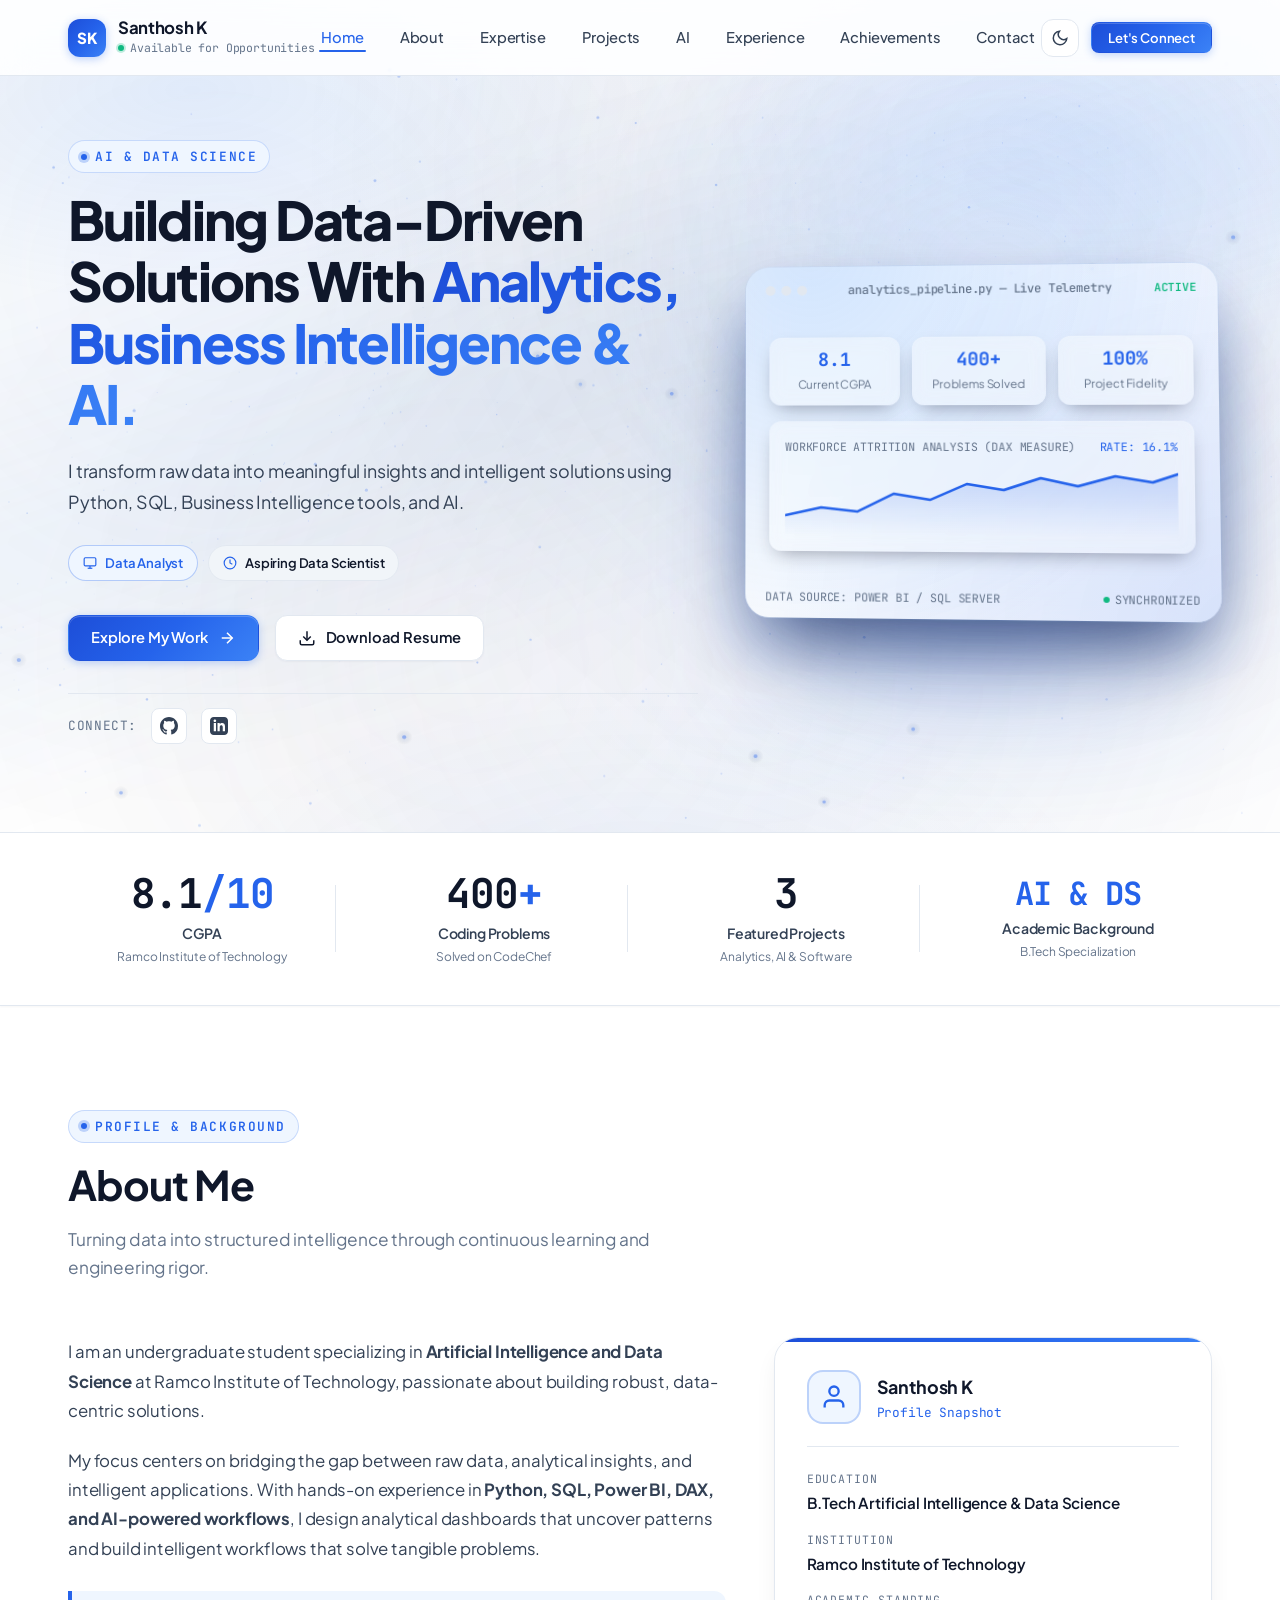
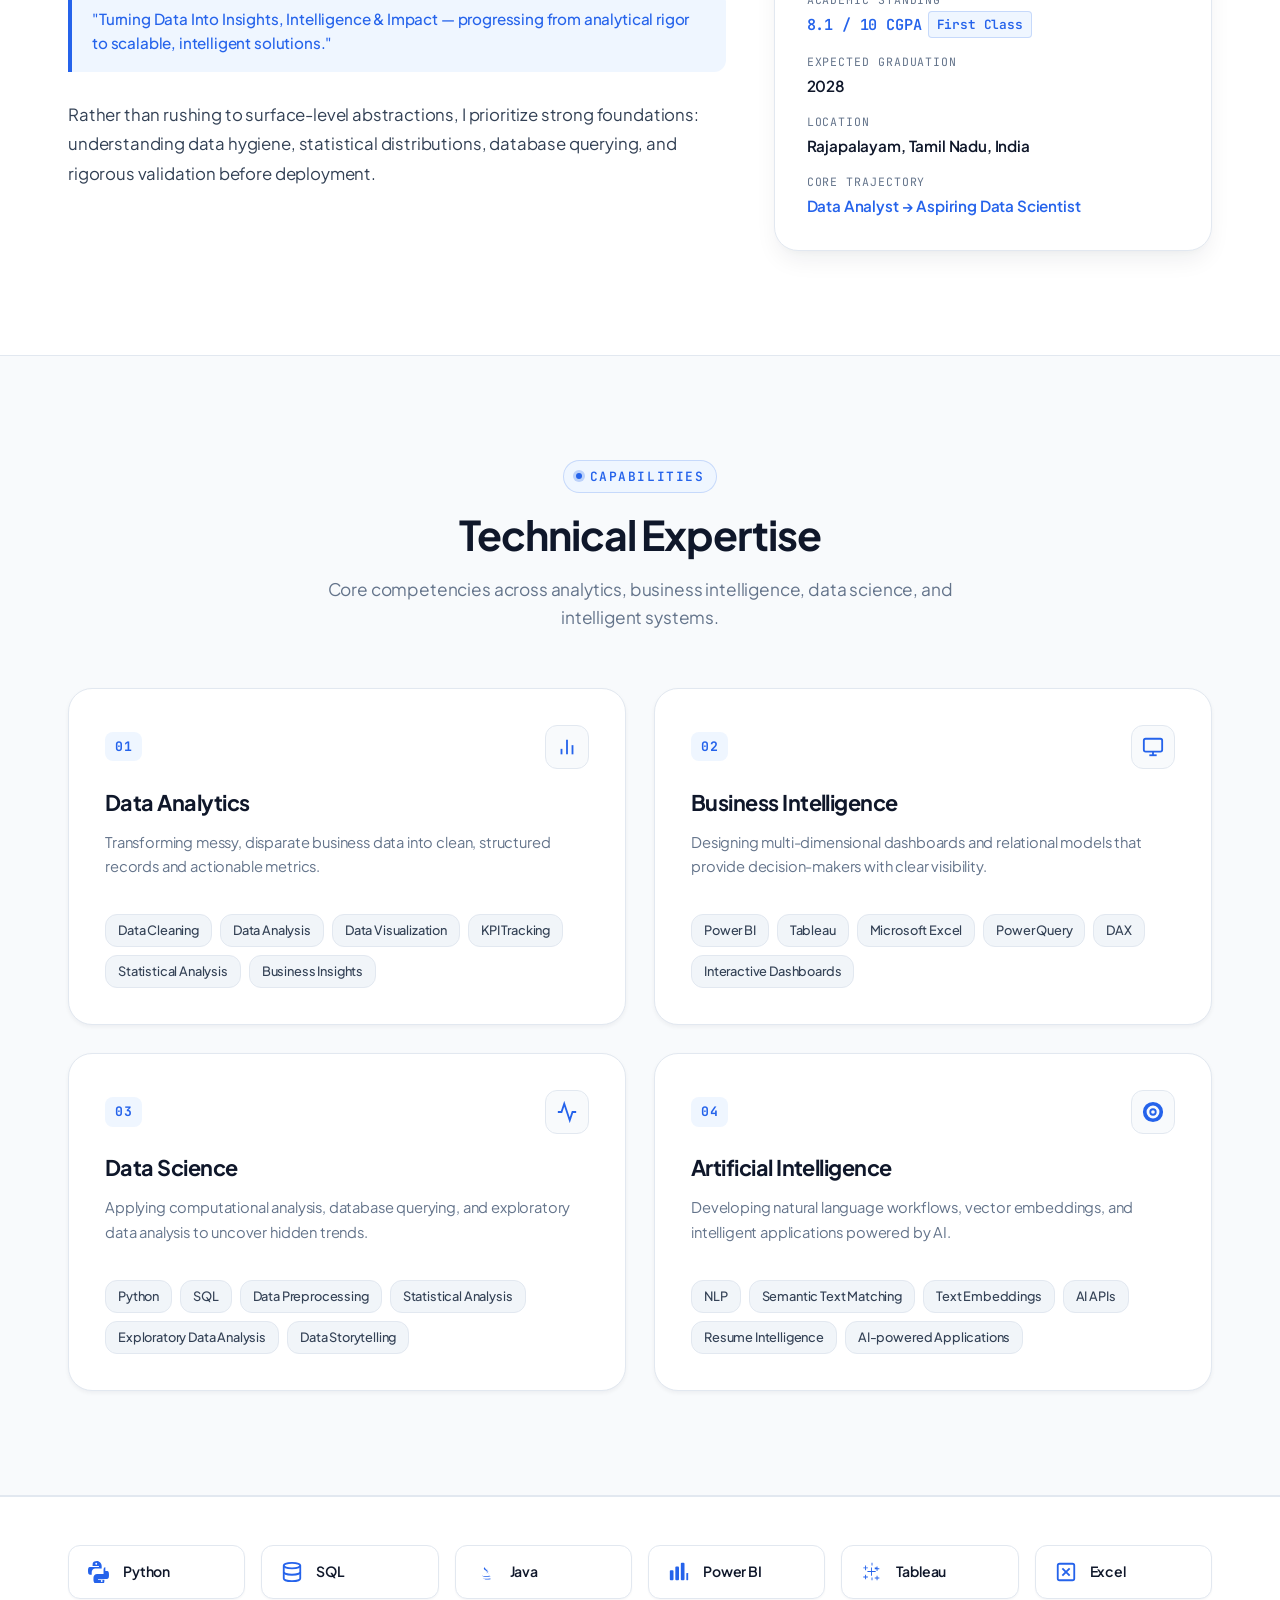
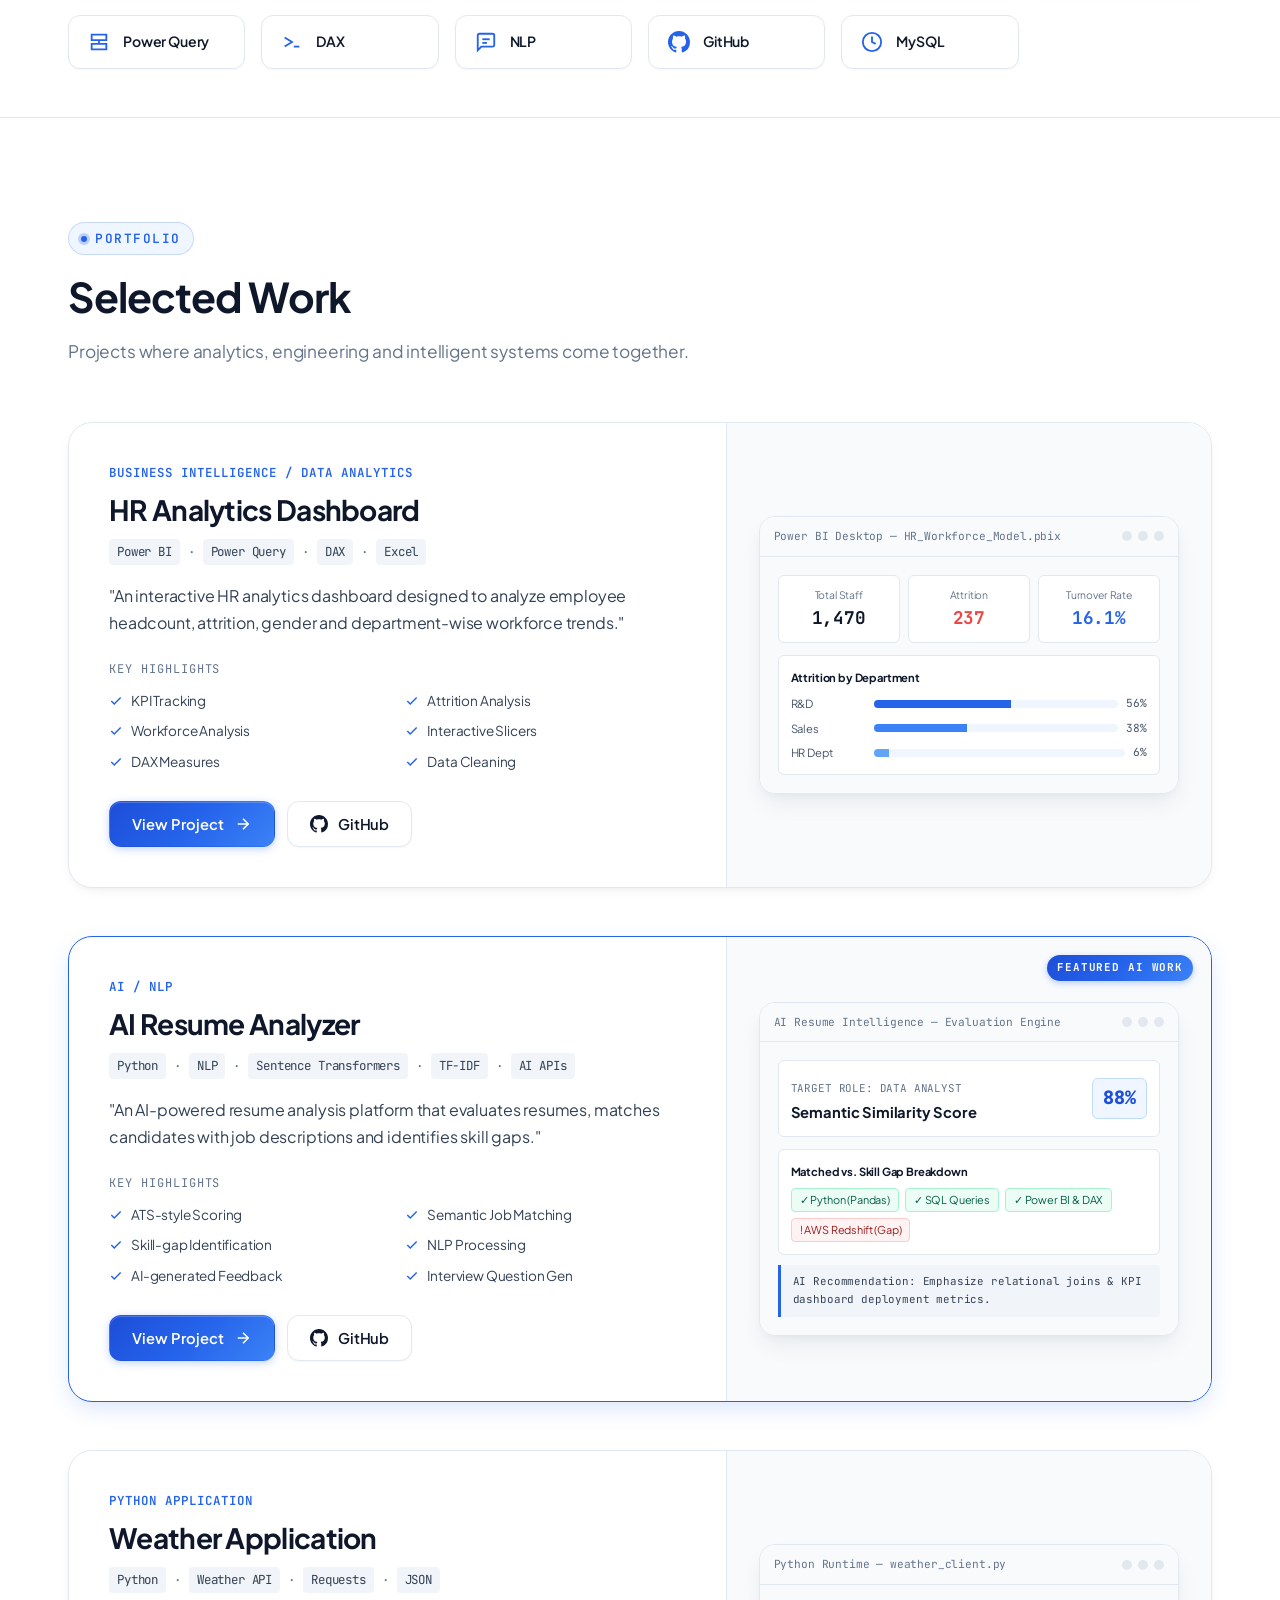
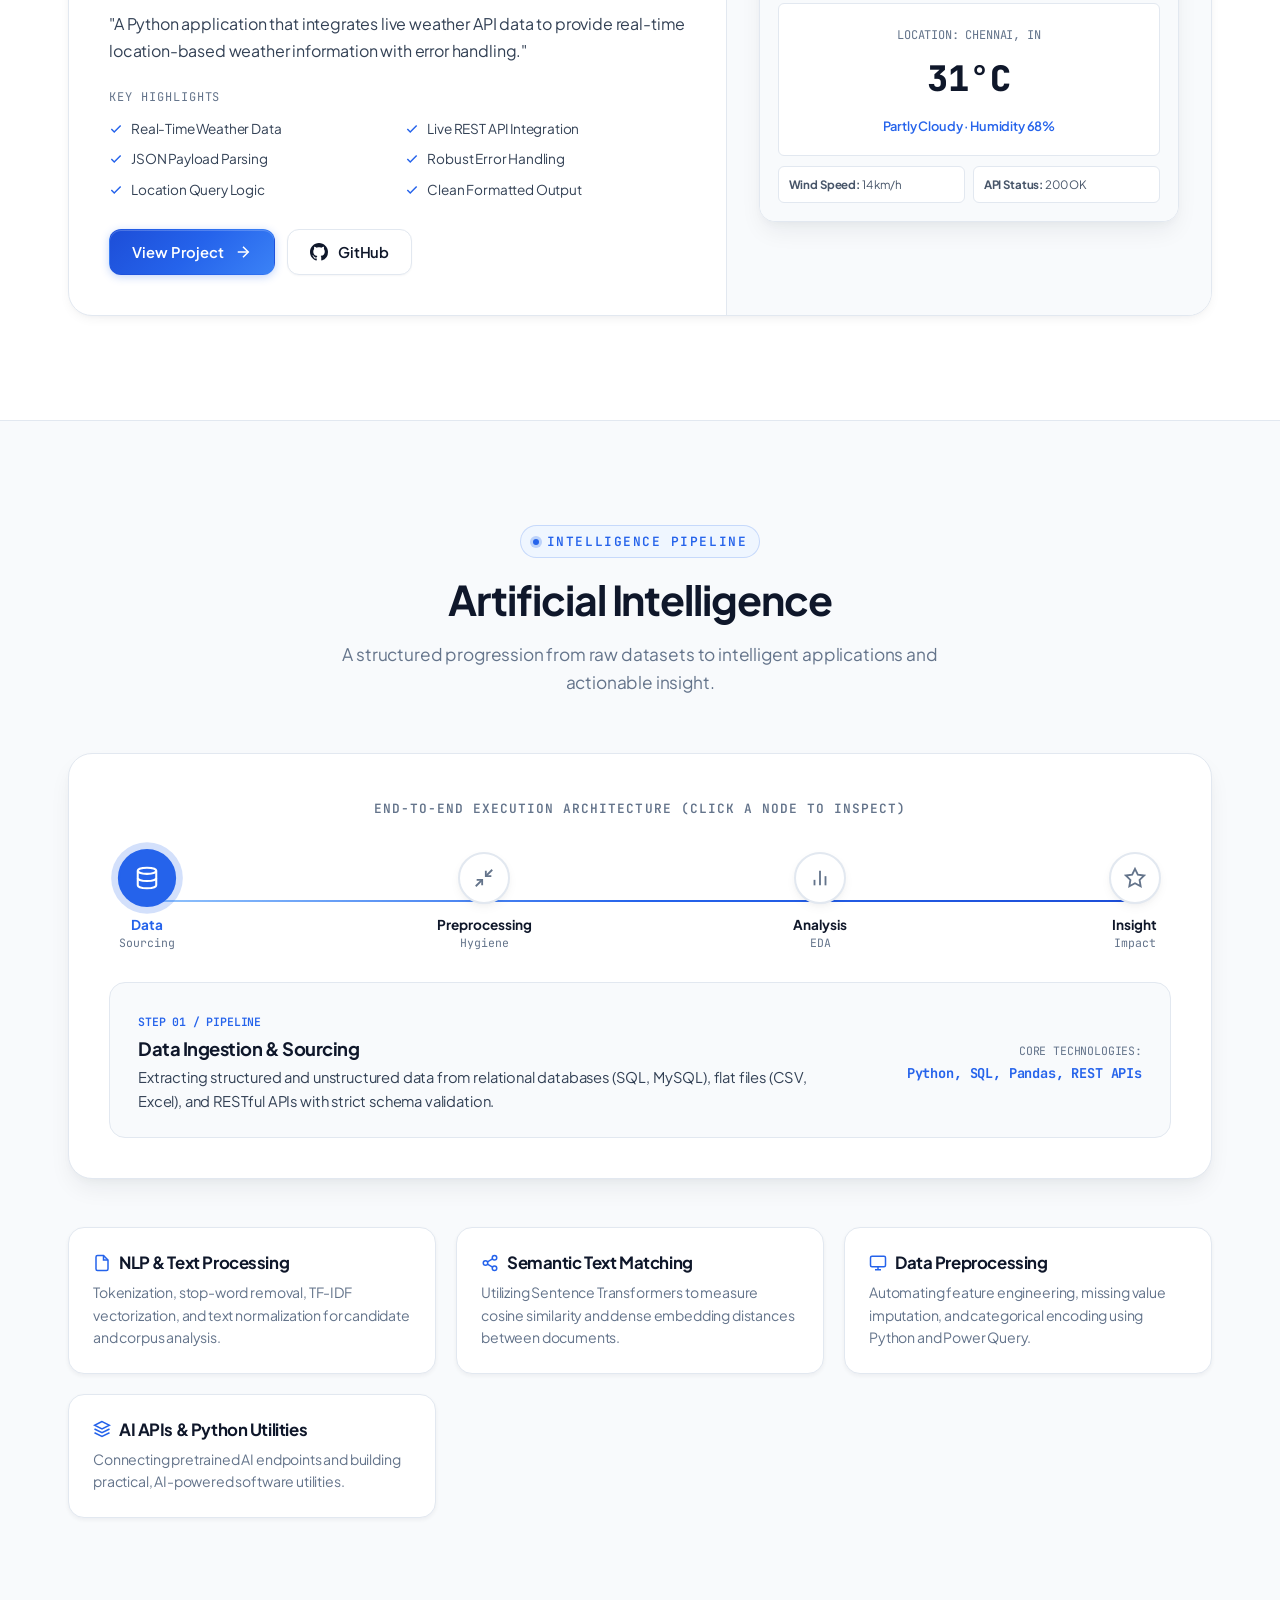
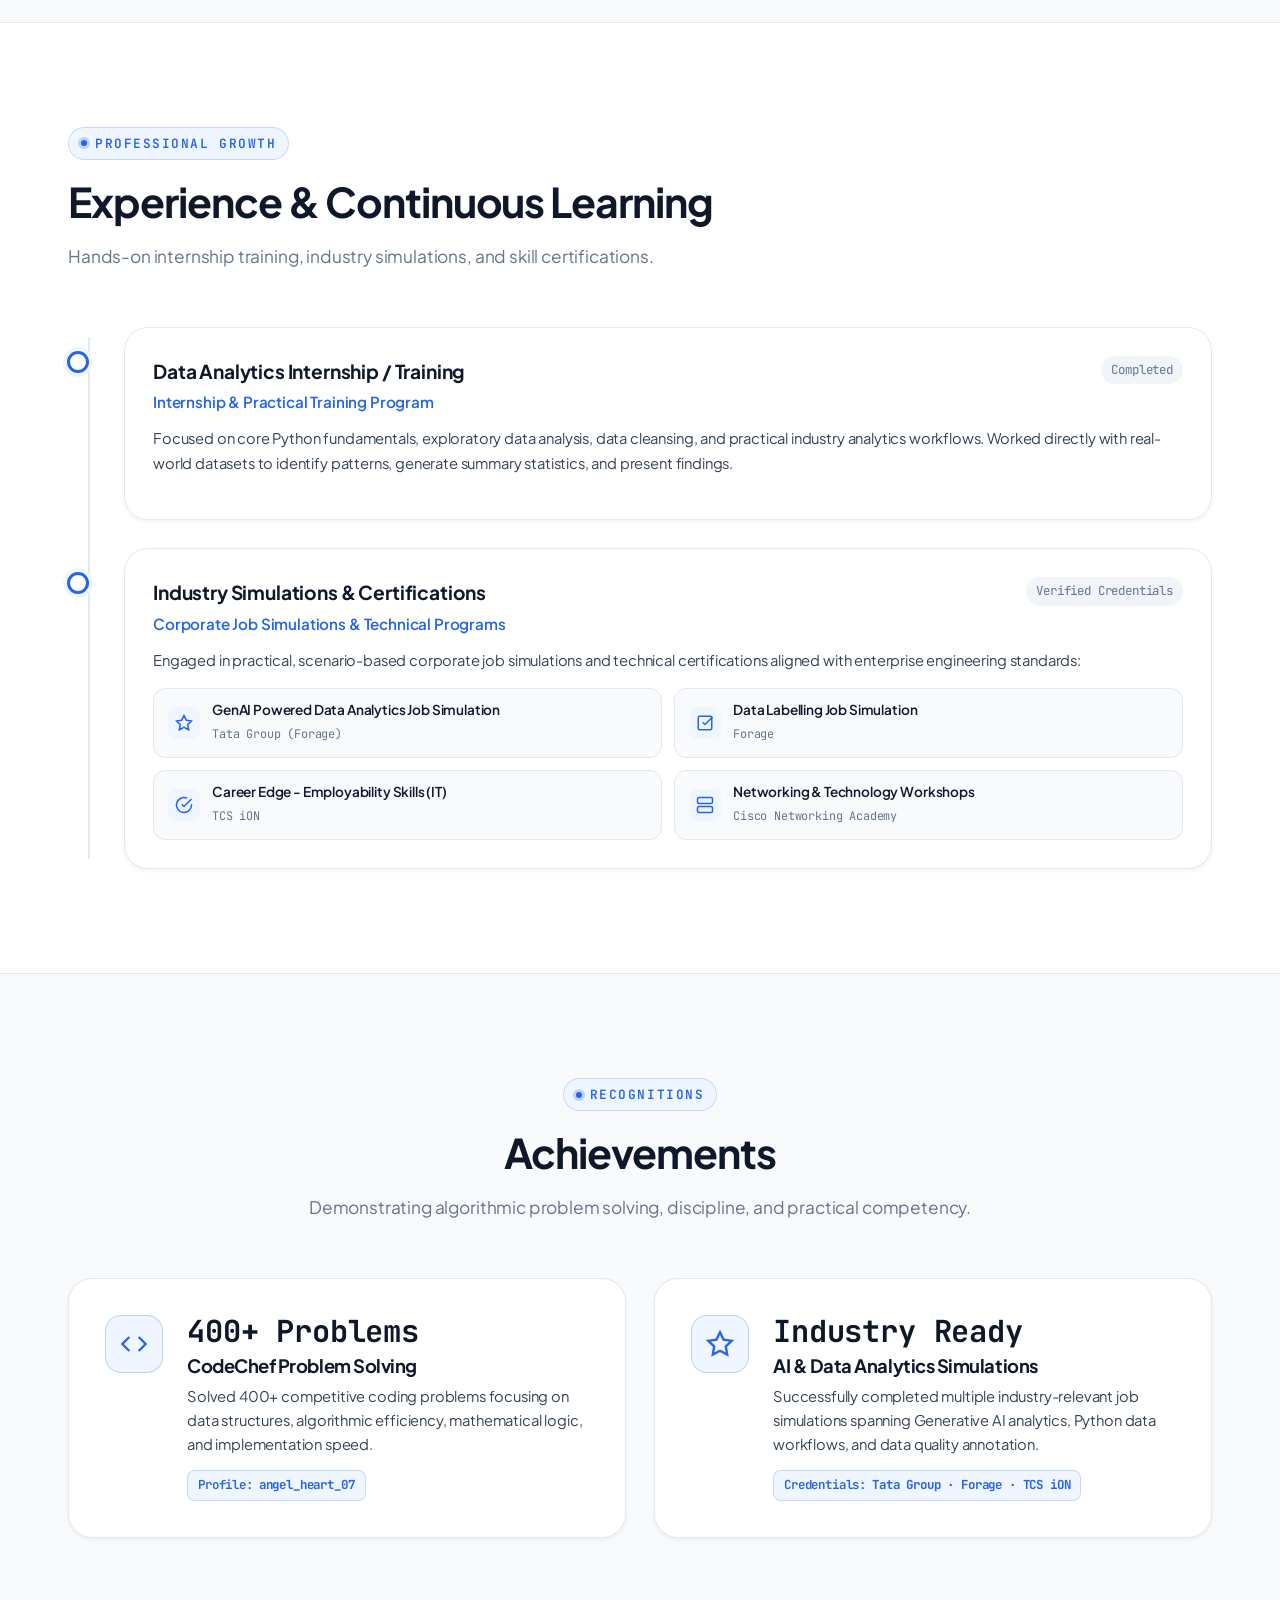
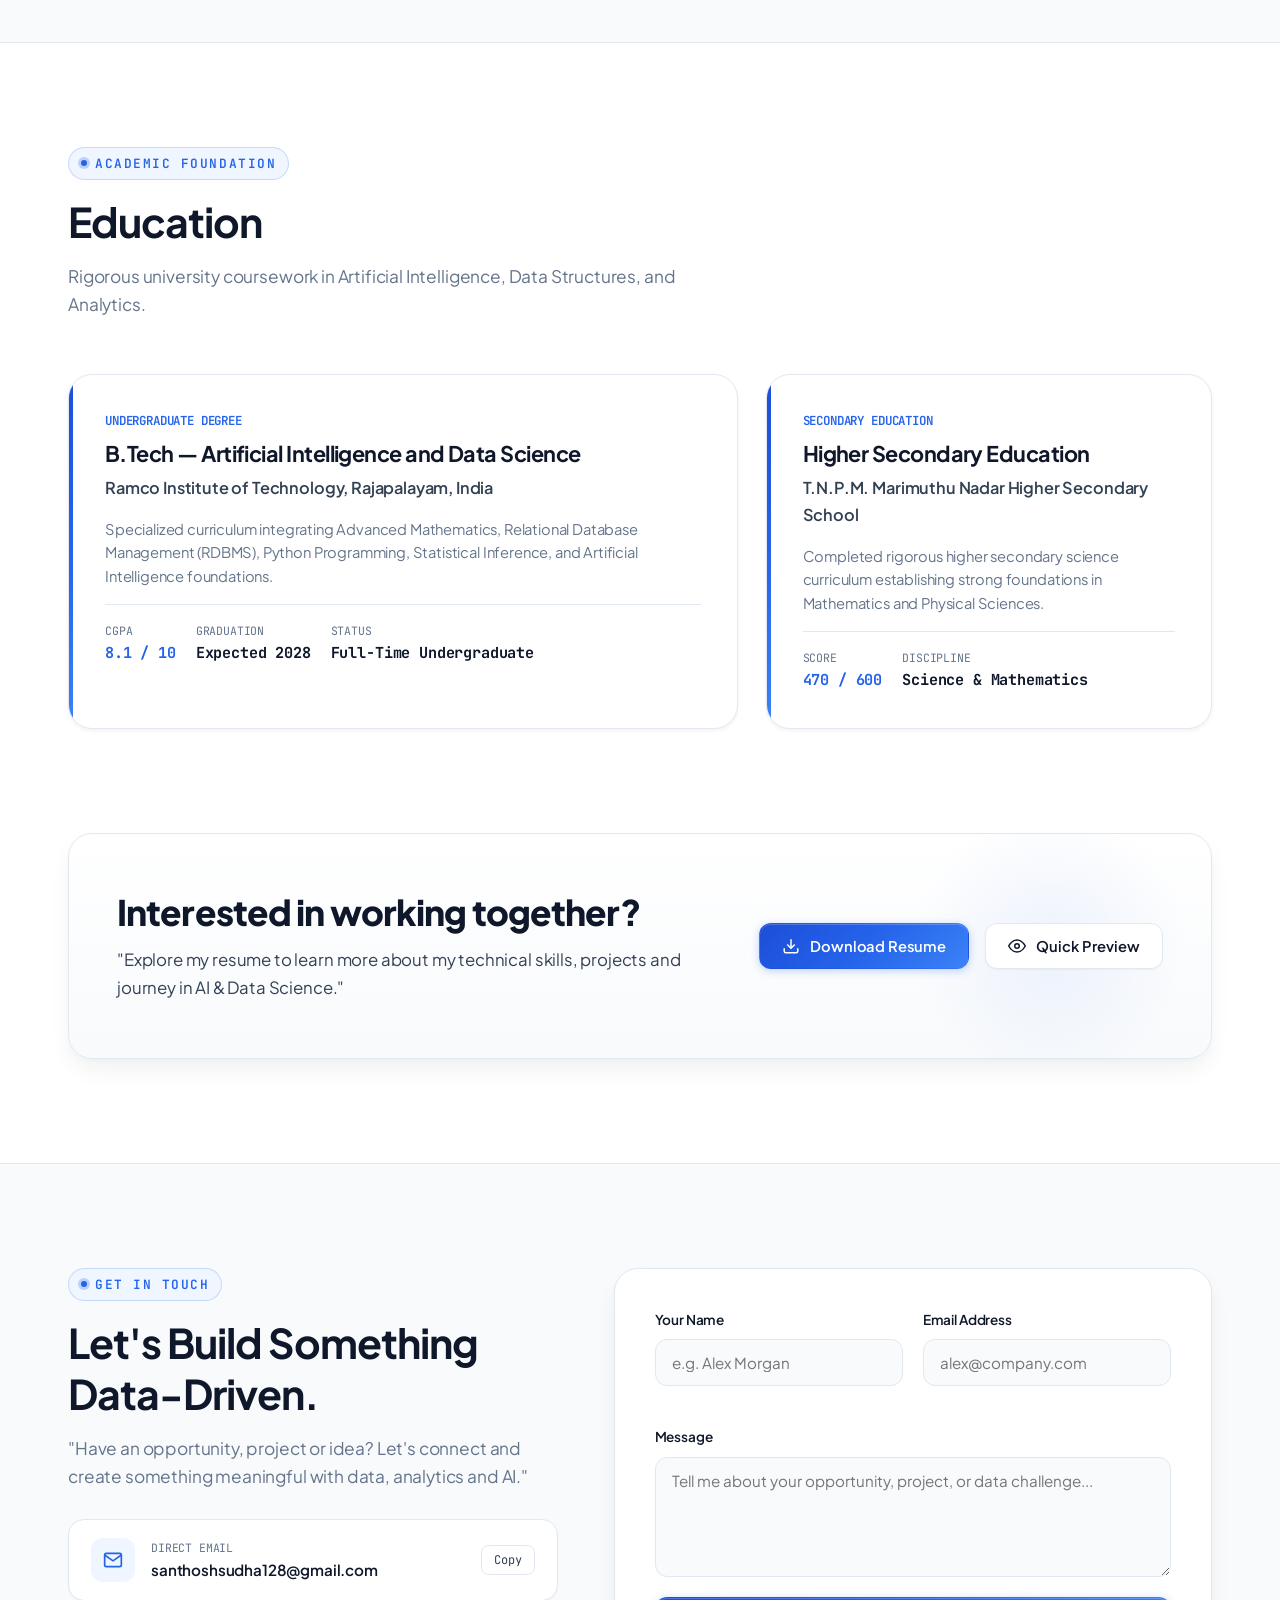
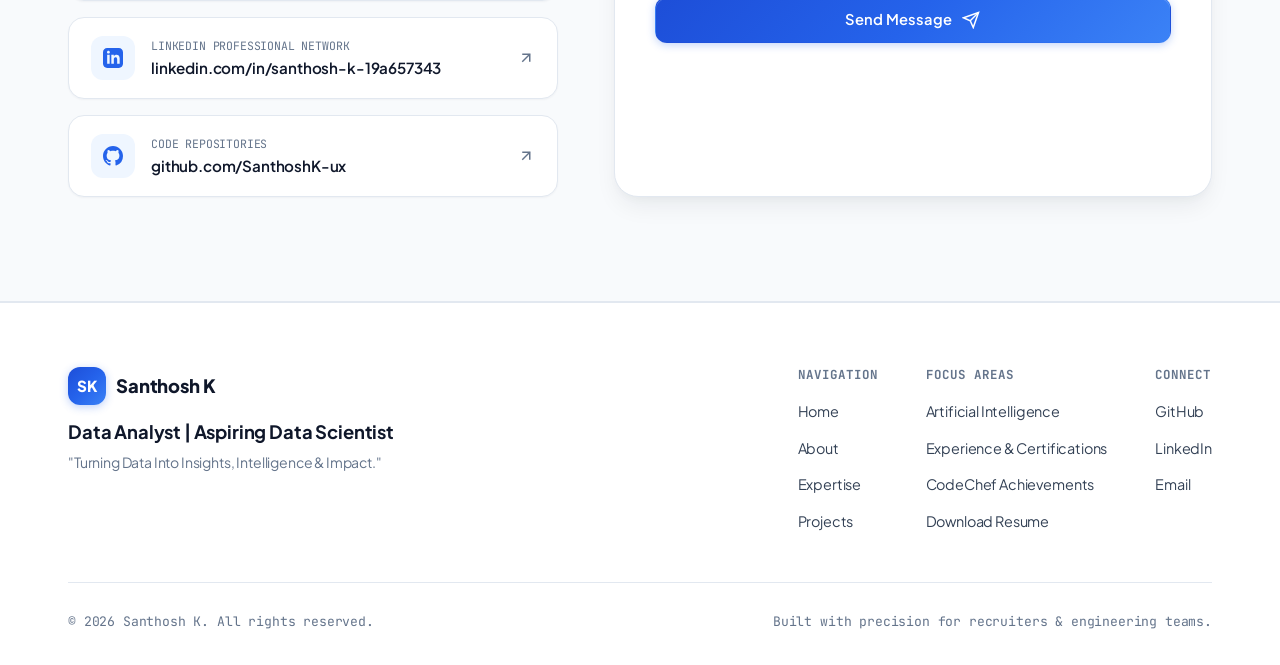
<file: index.html>
<!DOCTYPE html>
<html lang="en">
<head>
  <meta charset="UTF-8">
  <meta name="viewport" content="width=device-width, initial-scale=1.0">
  
  <!-- SEO & Social Meta Tags -->
  <title>Santhosh K | Data Analyst | Aspiring Data Scientist</title>
  <meta name="description" content="Portfolio of Santhosh K — Data Analyst, Aspiring Data Scientist focused on Python, SQL, Power BI and AI.">
  <meta name="author" content="Santhosh K">
  <meta name="keywords" content="Santhosh K, Data Analyst, Aspiring Data Scientist, Power BI, Python, SQL, DAX, AI, Ramco Institute of Technology">

  <!-- Open Graph / Facebook -->
  <meta property="og:type" content="website">
  <meta property="og:title" content="Santhosh K | Data Analyst | Aspiring Data Scientist">
  <meta property="og:description" content="Turning Data Into Insights, Intelligence & Impact. Building data-driven solutions with Analytics & AI.">
  <meta property="og:url" content="https://github.com/SanthoshK-ux">

  <!-- Fonts: Plus Jakarta Sans & JetBrains Mono -->
  <link rel="preconnect" href="https://fonts.googleapis.com">
  <link rel="preconnect" href="https://fonts.gstatic.com" crossorigin>
  <link href="https://fonts.googleapis.com/css2?family=Plus+Jakarta+Sans:wght@400;500;600;700;800&family=JetBrains+Mono:wght@400;500;600;700&display=swap" rel="stylesheet">

  <!-- Stylesheets -->
  <link rel="stylesheet" href="css/style.css">
  <link rel="stylesheet" href="css/responsive.css">

  <!-- Schema.org JSON-LD -->
  <script type="application/ld+json">
  {
    "@context": "https://schema.org",
    "@type": "Person",
    "name": "Santhosh K",
    "jobTitle": "Data Analyst | Aspiring Data Scientist",
    "description": "Technically strong AI & Data Science student building real-world solutions across Data Analytics, Data Science and AI.",
    "email": "santhoshsudha128@gmail.com",
    "url": "https://github.com/SanthoshK-ux",
    "sameAs": [
      "https://github.com/SanthoshK-ux",
      "https://linkedin.com/in/santhosh-k-19a657343"
    ],
    "alumniOf": {
      "@type": "CollegeOrUniversity",
      "name": "Ramco Institute of Technology"
    }
  }
  </script>
</head>
<body>

  <!-- ==========================================================================
       Sticky Premium Navbar
       ========================================================================== -->
  <header class="site-header" id="navbar">
    <div class="container nav-container">
      <!-- Monogram Brand Logo -->
      <a href="#home" class="brand" aria-label="Santhosh K Home">
        <div class="monogram">SK</div>
        <div class="brand-text">
          <span class="brand-name">Santhosh K</span>
          <span class="brand-status">
            <span class="status-indicator"></span>
            Available for Opportunities
          </span>
        </div>
      </a>

      <!-- Desktop Navigation Menu -->
      <nav aria-label="Main Navigation">
        <ul class="nav-menu" id="nav-menu">
          <li><a href="#home" class="nav-link active">Home</a></li>
          <li><a href="#about" class="nav-link">About</a></li>
          <li><a href="#expertise" class="nav-link">Expertise</a></li>
          <li><a href="#projects" class="nav-link">Projects</a></li>
          <li><a href="#ai" class="nav-link">AI</a></li>
          <li><a href="#experience" class="nav-link">Experience</a></li>
          <li><a href="#achievements" class="nav-link">Achievements</a></li>
          <li><a href="#contact" class="nav-link">Contact</a></li>
        </ul>
      </nav>

      <!-- Right Header Actions -->
      <div class="nav-actions">
        <button class="theme-toggle-btn" id="theme-toggle" aria-label="Toggle Theme" title="Toggle Theme">
          <svg fill="none" stroke="currentColor" stroke-width="2" viewBox="0 0 24 24" aria-hidden="true">
            <path d="M21 12.79A9 9 0 1 1 11.21 3 7 7 0 0 0 21 12.79z"></path>
          </svg>
        </button>
        <a href="#contact" class="btn btn-primary btn-sm">Let's Connect</a>
        <button class="mobile-menu-btn" id="mobile-menu-btn" aria-label="Toggle navigation menu" aria-expanded="false">
          <svg fill="none" stroke="currentColor" stroke-width="2" viewBox="0 0 24 24">
            <line x1="3" y1="12" x2="21" y2="12"></line>
            <line x1="3" y1="6" x2="21" y2="6"></line>
            <line x1="3" y1="18" x2="21" y2="18"></line>
          </svg>
        </button>
      </div>
    </div>
  </header>

  <main>
    <!-- ==========================================================================
         Hero Section
         ========================================================================== -->
    <section class="hero" id="home">
      <!-- Background Abstract Data Canvas -->
      <canvas id="hero-canvas"></canvas>

      <div class="container hero-grid">
        <div class="hero-content">
          <!-- Small Label -->
          <div class="eyebrow">
            <span class="eyebrow-dot"></span>
            AI &amp; DATA SCIENCE
          </div>

          <!-- Main Heading -->
          <h1 class="hero-heading">
            Building Data-Driven Solutions With <span class="highlight">Analytics, Business Intelligence &amp; AI.</span>
          </h1>

          <!-- Supporting Text -->
          <p class="hero-lead">
            I transform raw data into meaningful insights and intelligent solutions using Python, SQL, Business Intelligence tools, and AI.
          </p>

          <!-- Professional Role Badges -->
          <div class="role-badges">
            <div class="role-badge primary">
              <svg fill="none" stroke="currentColor" stroke-width="2" viewBox="0 0 24 24">
                <rect x="2" y="3" width="20" height="14" rx="2" ry="2"></rect>
                <line x1="8" y1="21" x2="16" y2="21"></line>
                <line x1="12" y1="17" x2="12" y2="21"></line>
              </svg>
              Data Analyst
            </div>
            <div class="role-badge">
              <svg fill="none" stroke="currentColor" stroke-width="2" viewBox="0 0 24 24">
                <circle cx="12" cy="12" r="10"></circle>
                <path d="M12 6v6l4 2"></path>
              </svg>
              Aspiring Data Scientist
            </div>
          </div>

          <!-- CTAs -->
          <div class="hero-ctas">
            <a href="#projects" class="btn btn-primary">
              Explore My Work
              <svg class="btn-icon" fill="none" stroke="currentColor" stroke-width="2" viewBox="0 0 24 24">
                <line x1="5" y1="12" x2="19" y2="12"></line>
                <polyline points="12 5 19 12 12 19"></polyline>
              </svg>
            </a>
            <a href="resume.html" class="btn btn-secondary" target="_blank" rel="noopener">
              <svg class="btn-icon" fill="none" stroke="currentColor" stroke-width="2" viewBox="0 0 24 24">
                <path d="M21 15v4a2 2 0 0 1-2 2H5a2 2 0 0 1-2-2v-4"></path>
                <polyline points="7 10 12 15 17 10"></polyline>
                <line x1="12" y1="15" x2="12" y2="3"></line>
              </svg>
              Download Resume
            </a>
          </div>

          <!-- Social Links -->
          <div class="hero-socials">
            <span class="hero-social-label">Connect:</span>
            <a href="https://github.com/SanthoshK-ux" target="_blank" rel="noopener" class="social-link" aria-label="GitHub Profile">
              <svg fill="currentColor" viewBox="0 0 24 24">
                <path d="M12 0C5.37 0 0 5.37 0 12c0 5.31 3.435 9.795 8.205 11.385.6.105.825-.255.825-.57 0-.285-.015-1.23-.015-2.235-3.015.555-3.795-.735-4.035-1.41-.135-.345-.72-1.41-1.23-1.695-.42-.225-1.02-.78-.015-.795.945-.015 1.62.87 1.845 1.23 1.08 1.815 2.805 1.305 3.495.99.105-.78.42-1.305.765-1.605-2.67-.3-5.46-1.335-5.46-5.925 0-1.305.465-2.385 1.23-3.225-.12-.3-.54-1.53.12-3.18 0 0 1.005-.315 3.3 1.23.96-.27 1.98-.405 3-.405s2.04.135 3 .405c2.295-1.56 3.3-1.23 3.3-1.23.66 1.65.24 2.88.12 3.18.765.84 1.23 1.905 1.23 3.225 0 4.605-2.805 5.625-5.475 5.925.435.375.81 1.095.81 2.22 0 1.605-.015 2.895-.015 3.3 0 .315.225.69.825.57A12.02 12.02 0 0024 12c0-6.63-5.37-12-12-12z"/>
              </svg>
            </a>
            <a href="https://linkedin.com/in/santhosh-k-19a657343" target="_blank" rel="noopener" class="social-link" aria-label="LinkedIn Profile">
              <svg fill="currentColor" viewBox="0 0 24 24">
                <path d="M19 0h-14c-2.761 0-5 2.239-5 5v14c0 2.761 2.239 5 5 5h14c2.762 0 5-2.239 5-5v-14c0-2.761-2.238-5-5-5zm-11 19h-3v-11h3v11zm-1.5-12.268c-.966 0-1.75-.79-1.75-1.764s.784-1.764 1.75-1.764 1.75.79 1.75 1.764-.783 1.764-1.75 1.764zm13.5 12.268h-3v-5.604c0-3.368-4-3.113-4 0v5.604h-3v-11h3v1.765c1.396-2.586 7-2.777 7 2.476v6.759z"/>
              </svg>
            </a>
          </div>
        </div>

        <!-- Hero Right Side - Live Product / Analytics Visual Card -->
        <div class="hero-visual-card">
          <div class="card-topbar">
            <div class="window-dots">
              <span></span>
              <span></span>
              <span></span>
            </div>
            <span class="card-topbar-title">analytics_pipeline.py — Live Telemetry</span>
            <span style="font-size: 0.7rem; color: #10B981; font-family: var(--font-mono); font-weight: 600;">ACTIVE</span>
          </div>

          <div class="card-body">
            <div class="pipeline-mini-preview">
              <div class="pipeline-kpis">
                <div class="pipeline-kpi">
                  <div class="pipeline-kpi-val">8.1</div>
                  <div class="pipeline-kpi-label">Current CGPA</div>
                </div>
                <div class="pipeline-kpi">
                  <div class="pipeline-kpi-val">400+</div>
                  <div class="pipeline-kpi-label">Problems Solved</div>
                </div>
                <div class="pipeline-kpi">
                  <div class="pipeline-kpi-val">100%</div>
                  <div class="pipeline-kpi-label">Project Fidelity</div>
                </div>
              </div>

              <!-- Sparkline Visual -->
              <div class="pipeline-graph">
                <div class="graph-label">
                  <span>WORKFORCE ATTRITION ANALYSIS (DAX MEASURE)</span>
                  <span style="color: var(--accent-blue);">RATE: 16.1%</span>
                </div>
                <svg class="sparkline-svg" viewBox="0 0 320 70" preserveAspectRatio="none">
                  <!-- Gradient definition -->
                  <defs>
                    <linearGradient id="sparkline-fill" x1="0" y1="0" x2="0" y2="1">
                      <stop offset="0%" stop-color="#2563EB" stop-opacity="0.2"/>
                      <stop offset="100%" stop-color="#2563EB" stop-opacity="0.0"/>
                    </linearGradient>
                  </defs>
                  <!-- Area fill -->
                  <path d="M0,50 L30,42 L60,46 L90,28 L120,34 L150,18 L180,24 L210,12 L240,20 L270,10 L300,16 L320,8 L320,70 L0,70 Z" fill="url(#sparkline-fill)"/>
                  <!-- Stroke line -->
                  <polyline fill="none" stroke="#2563EB" stroke-width="2.5" stroke-linecap="round" stroke-linejoin="round"
                    points="0,50 30,42 60,46 90,28 120,34 150,18 180,24 210,12 240,20 270,10 300,16 320,8"/>
                </svg>
              </div>
            </div>
          </div>

          <div class="card-foot">
            <span>DATA SOURCE: POWER BI / SQL SERVER</span>
            <span style="display: flex; align-items: center; gap: 5px;">
              <span style="width: 6px; height: 6px; border-radius: 50%; background-color: #10B981;"></span>
              SYNCHRONIZED
            </span>
          </div>
        </div>
      </div>
    </section>

    <!-- ==========================================================================
         Trust / Quick Stats Strip
         ========================================================================== -->
    <section class="stats-strip" aria-label="Key Statistics">
      <div class="container">
        <div class="stats-grid">
          <!-- Stat 1: CGPA -->
          <div class="stat-item">
            <div class="stat-number">
              <span data-target="8.1" data-decimal="true" class="stat-number">8.1</span>
              <span class="stat-accent">/10</span>
            </div>
            <div class="stat-label">CGPA</div>
            <div class="stat-desc">Ramco Institute of Technology</div>
          </div>

          <!-- Stat 2: Coding Problems -->
          <div class="stat-item">
            <div class="stat-number">
              <span data-target="400" class="stat-number">400</span>
              <span class="stat-accent">+</span>
            </div>
            <div class="stat-label">Coding Problems</div>
            <div class="stat-desc">Solved on CodeChef</div>
          </div>

          <!-- Stat 3: Featured Projects -->
          <div class="stat-item">
            <div class="stat-number">
              <span data-target="3" class="stat-number">3</span>
            </div>
            <div class="stat-label">Featured Projects</div>
            <div class="stat-desc">Analytics, AI &amp; Software</div>
          </div>

          <!-- Stat 4: Academic Background -->
          <div class="stat-item">
            <div class="stat-number" style="font-size: clamp(1.6rem, 2.5vw, 2.2rem);">
              <span class="stat-accent">AI &amp; DS</span>
            </div>
            <div class="stat-label">Academic Background</div>
            <div class="stat-desc">B.Tech Specialization</div>
          </div>
        </div>
      </div>
    </section>

    <!-- ==========================================================================
         About Me Section
         ========================================================================== -->
    <section class="section" id="about">
      <div class="container">
        <div class="section-header">
          <div class="eyebrow">
            <span class="eyebrow-dot"></span>
            Profile &amp; Background
          </div>
          <h2 class="section-title">About Me</h2>
          <p class="section-subtitle">
            Turning data into structured intelligence through continuous learning and engineering rigor.
          </p>
        </div>

        <div class="about-grid">
          <!-- Left Column: Narrative -->
          <div class="about-narrative">
            <p>
              I am an undergraduate student specializing in <strong>Artificial Intelligence and Data Science</strong> at Ramco Institute of Technology, passionate about building robust, data-centric solutions.
            </p>
            <p>
              My focus centers on bridging the gap between raw data, analytical insights, and intelligent applications. With hands-on experience in <strong>Python, SQL, Power BI, DAX, and AI-powered workflows</strong>, I design analytical dashboards that uncover patterns and build intelligent workflows that solve tangible problems.
            </p>
            <div class="about-highlight-box">
              <p>
                "Turning Data Into Insights, Intelligence &amp; Impact — progressing from analytical rigor to scalable, intelligent solutions."
              </p>
            </div>
            <p>
              Rather than rushing to surface-level abstractions, I prioritize strong foundations: understanding data hygiene, statistical distributions, database querying, and rigorous validation before deployment.
            </p>
          </div>

          <!-- Right Column: Profile Snapshot Card -->
          <div class="profile-card">
            <div class="profile-card-header">
              <div class="profile-avatar">
                <svg fill="none" stroke="currentColor" stroke-width="2" viewBox="0 0 24 24">
                  <path d="M20 21v-2a4 4 0 0 0-4-4H8a4 4 0 0 0-4 4v2"></path>
                  <circle cx="12" cy="7" r="4"></circle>
                </svg>
              </div>
              <div>
                <div class="profile-title">Santhosh K</div>
                <div class="profile-subtitle">Profile Snapshot</div>
              </div>
            </div>

            <div class="profile-rows">
              <div class="profile-row">
                <span class="profile-row-label">Education</span>
                <span class="profile-row-value">B.Tech Artificial Intelligence &amp; Data Science</span>
              </div>

              <div class="profile-row">
                <span class="profile-row-label">Institution</span>
                <span class="profile-row-value">Ramco Institute of Technology</span>
              </div>

              <div class="profile-row">
                <span class="profile-row-label">Academic Standing</span>
                <span class="profile-row-value highlight-cgpa">
                  8.1 / 10 CGPA
                  <span class="cgpa-tag">First Class</span>
                </span>
              </div>

              <div class="profile-row">
                <span class="profile-row-label">Expected Graduation</span>
                <span class="profile-row-value">2028</span>
              </div>

              <div class="profile-row">
                <span class="profile-row-label">Location</span>
                <span class="profile-row-value">Rajapalayam, Tamil Nadu, India</span>
              </div>

              <div class="profile-row">
                <span class="profile-row-label">Core Trajectory</span>
                <span class="profile-row-value" style="color: var(--accent-blue);">Data Analyst → Aspiring Data Scientist</span>
              </div>
            </div>
          </div>
        </div>
      </div>
    </section>

    <!-- ==========================================================================
         Expertise Section
         ========================================================================== -->
    <section class="section section-alt" id="expertise">
      <div class="container">
        <div class="section-header center">
          <div class="eyebrow">
            <span class="eyebrow-dot"></span>
            Capabilities
          </div>
          <h2 class="section-title">Technical Expertise</h2>
          <p class="section-subtitle">
            Core competencies across analytics, business intelligence, data science, and intelligent systems.
          </p>
        </div>

        <div class="capabilities-grid">
          <!-- Card 01: Data Analytics -->
          <div class="capability-card">
            <div class="capability-top">
              <span class="capability-number">01</span>
              <div class="capability-icon-wrap">
                <svg fill="none" stroke="currentColor" stroke-width="2" viewBox="0 0 24 24">
                  <line x1="18" y1="20" x2="18" y2="10"></line>
                  <line x1="12" y1="20" x2="12" y2="4"></line>
                  <line x1="6" y1="20" x2="6" y2="14"></line>
                </svg>
              </div>
            </div>
            <h3 class="capability-title">Data Analytics</h3>
            <p style="color: var(--text-muted); font-size: 0.92rem; margin-bottom: 16px;">
              Transforming messy, disparate business data into clean, structured records and actionable metrics.
            </p>
            <div class="capability-pills">
              <span class="capability-pill">Data Cleaning</span>
              <span class="capability-pill">Data Analysis</span>
              <span class="capability-pill">Data Visualization</span>
              <span class="capability-pill">KPI Tracking</span>
              <span class="capability-pill">Statistical Analysis</span>
              <span class="capability-pill">Business Insights</span>
            </div>
          </div>

          <!-- Card 02: Business Intelligence -->
          <div class="capability-card">
            <div class="capability-top">
              <span class="capability-number">02</span>
              <div class="capability-icon-wrap">
                <svg fill="none" stroke="currentColor" stroke-width="2" viewBox="0 0 24 24">
                  <rect x="2" y="3" width="20" height="14" rx="2" ry="2"></rect>
                  <line x1="8" y1="21" x2="16" y2="21"></line>
                  <line x1="12" y1="17" x2="12" y2="21"></line>
                </svg>
              </div>
            </div>
            <h3 class="capability-title">Business Intelligence</h3>
            <p style="color: var(--text-muted); font-size: 0.92rem; margin-bottom: 16px;">
              Designing multi-dimensional dashboards and relational models that provide decision-makers with clear visibility.
            </p>
            <div class="capability-pills">
              <span class="capability-pill">Power BI</span>
              <span class="capability-pill">Tableau</span>
              <span class="capability-pill">Microsoft Excel</span>
              <span class="capability-pill">Power Query</span>
              <span class="capability-pill">DAX</span>
              <span class="capability-pill">Interactive Dashboards</span>
            </div>
          </div>

          <!-- Card 03: Data Science -->
          <div class="capability-card">
            <div class="capability-top">
              <span class="capability-number">03</span>
              <div class="capability-icon-wrap">
                <svg fill="none" stroke="currentColor" stroke-width="2" viewBox="0 0 24 24">
                  <polyline points="22 12 18 12 15 21 9 3 6 12 2 12"></polyline>
                </svg>
              </div>
            </div>
            <h3 class="capability-title">Data Science</h3>
            <p style="color: var(--text-muted); font-size: 0.92rem; margin-bottom: 16px;">
              Applying computational analysis, database querying, and exploratory data analysis to uncover hidden trends.
            </p>
            <div class="capability-pills">
              <span class="capability-pill">Python</span>
              <span class="capability-pill">SQL</span>
              <span class="capability-pill">Data Preprocessing</span>
              <span class="capability-pill">Statistical Analysis</span>
              <span class="capability-pill">Exploratory Data Analysis</span>
              <span class="capability-pill">Data Storytelling</span>
            </div>
          </div>

          <!-- Card 04: Artificial Intelligence -->
          <div class="capability-card">
            <div class="capability-top">
              <span class="capability-number">04</span>
              <div class="capability-icon-wrap">
                <svg fill="none" stroke="currentColor" stroke-width="2" viewBox="0 0 24 24">
                  <path d="M12 2a10 10 0 1 0 10 10A10 10 0 0 0 12 2zm0 18a8 8 0 1 1 8-8 8 8 0 0 1-8 8z"></path>
                  <circle cx="12" cy="12" r="3"></circle>
                </svg>
              </div>
            </div>
            <h3 class="capability-title">Artificial Intelligence</h3>
            <p style="color: var(--text-muted); font-size: 0.92rem; margin-bottom: 16px;">
              Developing natural language workflows, vector embeddings, and intelligent applications powered by AI.
            </p>
            <div class="capability-pills">
              <span class="capability-pill">NLP</span>
              <span class="capability-pill">Semantic Text Matching</span>
              <span class="capability-pill">Text Embeddings</span>
              <span class="capability-pill">AI APIs</span>
              <span class="capability-pill">Resume Intelligence</span>
              <span class="capability-pill">AI-powered Applications</span>
            </div>
          </div>
        </div>
      </div>
    </section>

    <!-- ==========================================================================
         Technology Stack Section
         ========================================================================== -->
    <section class="tech-stack-section" aria-label="Technology Stack">
      <div class="container">
        <div class="tech-grid">
          <!-- Python -->
          <div class="tech-badge">
            <div class="tech-icon">
              <svg viewBox="0 0 24 24" width="22" height="22" fill="#2563EB">
                <path d="M11.922 0c-3.177 0-4.974.288-5.94 1.137-.968.848-.968 2.378-.968 4.316h6.908v.993H2.086c-1.938 0-2.086 2.383-2.086 4.32 0 1.938.148 4.32 2.086 4.32h1.968v-2.977c0-2.164 1.83-3.96 3.996-3.96h6.879V5.453c0-2.915-2.535-5.453-5.007-5.453zm-2.97 1.986a.994.994 0 1 1 0 1.987.994.994 0 0 1 0-1.987zm9.957 4.966c-1.938 0-1.968 2.378-1.968 4.316v2.977H9.96c-2.166 0-3.996 1.796-3.996 3.96v2.668c0 2.915 2.535 5.126 5.007 5.126 3.177 0 4.974-.288 5.94-1.137.968-.848.968-2.378.968-4.316h-6.908v-.993h9.836c1.938 0 2.086-2.383 2.086-4.32 0-1.938-.148-4.32-2.086-4.32H18.91V11.23h-.002v-4.28zm-3.97 13.904a.994.994 0 1 1 0 1.987.994.994 0 0 1 0-1.987z"/>
              </svg>
            </div>
            <span class="tech-name">Python</span>
          </div>

          <!-- SQL -->
          <div class="tech-badge">
            <div class="tech-icon">
              <svg viewBox="0 0 24 24" width="22" height="22" fill="none" stroke="#2563EB" stroke-width="2">
                <ellipse cx="12" cy="5" rx="9" ry="3"></ellipse>
                <path d="M21 12c0 1.66-4 3-9 3s-9-1.34-9-3"></path>
                <path d="M3 5v14c0 1.66 4 3 9 3s9-1.34 9-3V5"></path>
              </svg>
            </div>
            <span class="tech-name">SQL</span>
          </div>

          <!-- Java -->
          <div class="tech-badge">
            <div class="tech-icon">
              <svg viewBox="0 0 24 24" width="22" height="22" fill="#2563EB">
                <path d="M8.851 18.56s-.917.534.667.708c2.309.253 4.103.205 6.787-.22 0 0 .58.359 1.278.472-3.834 1.34-8.732.612-8.732-.96zm-1.02-3.132s-.886.691.559.883c1.886.25 4.67.241 7.734-.213 0 0 .398.383.993.469-4.545 1.258-9.286.417-9.286-1.139zm7.042-3.818c.615 1.583-1.637 3.013-1.637 3.013s2.213-.807 1.637-2.355c-.521-1.396-2.585-2.28-1.503-3.791.001 0-1.664 1.118 1.503 3.133zm-4.321-4.839s-2.127 1.503.284 3.036c1.886 1.196 2.915 2.126 1.886 3.659 0 0 1.637-1.169.83-2.616-.83-1.493-2.571-2.203-3.0-4.079z"/>
              </svg>
            </div>
            <span class="tech-name">Java</span>
          </div>

          <!-- Power BI -->
          <div class="tech-badge">
            <div class="tech-icon">
              <svg viewBox="0 0 24 24" width="22" height="22" fill="#2563EB">
                <rect x="2" y="10" width="4" height="11" rx="1"></rect>
                <rect x="8" y="6" width="4" height="15" rx="1"></rect>
                <rect x="14" y="2" width="4" height="19" rx="1"></rect>
                <rect x="20" y="13" width="2" height="8" rx="0.5"></rect>
              </svg>
            </div>
            <span class="tech-name">Power BI</span>
          </div>

          <!-- Tableau -->
          <div class="tech-badge">
            <div class="tech-icon">
              <svg viewBox="0 0 24 24" width="22" height="22" fill="#2563EB">
                <path d="M11.5 2v3h1V2h-1zm-6 3v2h2v1h-2v2h-1v-2h-2V7h2V5h1zm12.5 1v2h2v1h-2v2h-1V9h-2V7h2V6h1zM11 7v4H7v1h4v4h1v-4h4v-1h-4V7h-1zm-5.5 8v2h2v1h-2v2h-1v-2h-2v-1h2v-2h1zm12.5 1v2h2v1h-2v2h-1v-2h-2v-1h2v-2h1zM11.5 18v3h1v-3h-1z"/>
              </svg>
            </div>
            <span class="tech-name">Tableau</span>
          </div>

          <!-- Excel -->
          <div class="tech-badge">
            <div class="tech-icon">
              <svg viewBox="0 0 24 24" width="22" height="22" fill="none" stroke="#2563EB" stroke-width="2">
                <rect x="3" y="3" width="18" height="18" rx="2"></rect>
                <line x1="8" y1="8" x2="16" y2="16"></line>
                <line x1="16" y1="8" x2="8" y2="16"></line>
              </svg>
            </div>
            <span class="tech-name">Excel</span>
          </div>

          <!-- Power Query -->
          <div class="tech-badge">
            <div class="tech-icon">
              <svg viewBox="0 0 24 24" width="22" height="22" fill="none" stroke="#2563EB" stroke-width="2">
                <path d="M4 4h16v6H4z"></path>
                <path d="M4 14h16v6H4z"></path>
                <line x1="12" y1="10" x2="12" y2="14"></line>
              </svg>
            </div>
            <span class="tech-name">Power Query</span>
          </div>

          <!-- DAX -->
          <div class="tech-badge">
            <div class="tech-icon">
              <svg viewBox="0 0 24 24" width="22" height="22" fill="none" stroke="#2563EB" stroke-width="2">
                <path d="M4 7l8 5-8 5"></path>
                <line x1="14" y1="17" x2="20" y2="17"></line>
              </svg>
            </div>
            <span class="tech-name">DAX</span>
          </div>

          <!-- NLP -->
          <div class="tech-badge">
            <div class="tech-icon">
              <svg viewBox="0 0 24 24" width="22" height="22" fill="none" stroke="#2563EB" stroke-width="2">
                <path d="M21 15a2 2 0 0 1-2 2H7l-4 4V5a2 2 0 0 1 2-2h14a2 2 0 0 1 2 2z"></path>
                <line x1="8" y1="9" x2="16" y2="9"></line>
                <line x1="8" y1="13" x2="13" y2="13"></line>
              </svg>
            </div>
            <span class="tech-name">NLP</span>
          </div>

          <!-- GitHub -->
          <div class="tech-badge">
            <div class="tech-icon">
              <svg viewBox="0 0 24 24" width="22" height="22" fill="#2563EB">
                <path d="M12 0C5.37 0 0 5.37 0 12c0 5.31 3.435 9.795 8.205 11.385.6.105.825-.255.825-.57 0-.285-.015-1.23-.015-2.235-3.015.555-3.795-.735-4.035-1.41-.135-.345-.72-1.41-1.23-1.695-.42-.225-1.02-.78-.015-.795.945-.015 1.62.87 1.845 1.23 1.08 1.815 2.805 1.305 3.495.99.105-.78.42-1.305.765-1.605-2.67-.3-5.46-1.335-5.46-5.925 0-1.305.465-2.385 1.23-3.225-.12-.3-.54-1.53.12-3.18 0 0 1.005-.315 3.3 1.23.96-.27 1.98-.405 3-.405s2.04.135 3 .405c2.295-1.56 3.3-1.23 3.3-1.23.66 1.65.24 2.88.12 3.18.765.84 1.23 1.905 1.23 3.225 0 4.605-2.805 5.625-5.475 5.925.435.375.81 1.095.81 2.22 0 1.605-.015 2.895-.015 3.3 0 .315.225.69.825.57A12.02 12.02 0 0024 12c0-6.63-5.37-12-12-12z"/>
              </svg>
            </div>
            <span class="tech-name">GitHub</span>
          </div>

          <!-- MySQL -->
          <div class="tech-badge">
            <div class="tech-icon">
              <svg viewBox="0 0 24 24" width="22" height="22" fill="none" stroke="#2563EB" stroke-width="2">
                <circle cx="12" cy="12" r="10"></circle>
                <path d="M12 6v6l4 2"></path>
              </svg>
            </div>
            <span class="tech-name">MySQL</span>
          </div>
        </div>
      </div>
    </section>

    <!-- ==========================================================================
         Featured Projects Section (Selected Work)
         ========================================================================== -->
    <section class="section" id="projects">
      <div class="container">
        <div class="section-header">
          <div class="eyebrow">
            <span class="eyebrow-dot"></span>
            Portfolio
          </div>
          <h2 class="section-title">Selected Work</h2>
          <p class="section-subtitle">
            Projects where analytics, engineering and intelligent systems come together.
          </p>
        </div>

        <div class="projects-list">
          <!-- PROJECT 01: HR Analytics Dashboard -->
          <article class="project-card-large">
            <div class="project-details">
              <span class="project-category">Business Intelligence / Data Analytics</span>
              <h3 class="project-title">HR Analytics Dashboard</h3>
              <div class="project-tech-bar">
                <span>Power BI</span> · <span>Power Query</span> · <span>DAX</span> · <span>Excel</span>
              </div>
              <p class="project-description">
                "An interactive HR analytics dashboard designed to analyze employee headcount, attrition, gender and department-wise workforce trends."
              </p>

              <div class="project-highlights-title">Key Highlights</div>
              <div class="project-highlights-grid">
                <div class="project-highlight-item">
                  <svg fill="none" stroke="currentColor" stroke-width="2.5" viewBox="0 0 24 24">
                    <polyline points="20 6 9 17 4 12"></polyline>
                  </svg>
                  <span>KPI Tracking</span>
                </div>
                <div class="project-highlight-item">
                  <svg fill="none" stroke="currentColor" stroke-width="2.5" viewBox="0 0 24 24">
                    <polyline points="20 6 9 17 4 12"></polyline>
                  </svg>
                  <span>Attrition Analysis</span>
                </div>
                <div class="project-highlight-item">
                  <svg fill="none" stroke="currentColor" stroke-width="2.5" viewBox="0 0 24 24">
                    <polyline points="20 6 9 17 4 12"></polyline>
                  </svg>
                  <span>Workforce Analysis</span>
                </div>
                <div class="project-highlight-item">
                  <svg fill="none" stroke="currentColor" stroke-width="2.5" viewBox="0 0 24 24">
                    <polyline points="20 6 9 17 4 12"></polyline>
                  </svg>
                  <span>Interactive Slicers</span>
                </div>
                <div class="project-highlight-item">
                  <svg fill="none" stroke="currentColor" stroke-width="2.5" viewBox="0 0 24 24">
                    <polyline points="20 6 9 17 4 12"></polyline>
                  </svg>
                  <span>DAX Measures</span>
                </div>
                <div class="project-highlight-item">
                  <svg fill="none" stroke="currentColor" stroke-width="2.5" viewBox="0 0 24 24">
                    <polyline points="20 6 9 17 4 12"></polyline>
                  </svg>
                  <span>Data Cleaning</span>
                </div>
              </div>

              <div class="project-actions">
                <button class="btn btn-primary" data-project-trigger="hr-analytics">
                  View Project
                  <svg class="btn-icon" fill="none" stroke="currentColor" stroke-width="2" viewBox="0 0 24 24">
                    <line x1="5" y1="12" x2="19" y2="12"></line>
                    <polyline points="12 5 19 12 12 19"></polyline>
                  </svg>
                </button>
                <a href="https://github.com/SanthoshK-ux/HR-Data-Analytics" target="_blank" rel="noopener" class="btn btn-secondary">
                  <svg class="btn-icon" fill="currentColor" viewBox="0 0 24 24">
                    <path d="M12 0C5.37 0 0 5.37 0 12c0 5.31 3.435 9.795 8.205 11.385.6.105.825-.255.825-.57 0-.285-.015-1.23-.015-2.235-3.015.555-3.795-.735-4.035-1.41-.135-.345-.72-1.41-1.23-1.695-.42-.225-1.02-.78-.015-.795.945-.015 1.62.87 1.845 1.23 1.08 1.815 2.805 1.305 3.495.99.105-.78.42-1.305.765-1.605-2.67-.3-5.46-1.335-5.46-5.925 0-1.305.465-2.385 1.23-3.225-.12-.3-.54-1.53.12-3.18 0 0 1.005-.315 3.3 1.23.96-.27 1.98-.405 3-.405s2.04.135 3 .405c2.295-1.56 3.3-1.23 3.3-1.23.66 1.65.24 2.88.12 3.18.765.84 1.23 1.905 1.23 3.225 0 4.605-2.805 5.625-5.475 5.925.435.375.81 1.095.81 2.22 0 1.605-.015 2.895-.015 3.3 0 .315.225.69.825.57A12.02 12.02 0 0024 12c0-6.63-5.37-12-12-12z"/>
                  </svg>
                  GitHub
                </a>
              </div>
            </div>

            <!-- Project Visual UI Mockup (Power BI Style) -->
            <div class="project-visual">
              <div class="project-mockup-wrap">
                <div class="mockup-header">
                  <span class="mockup-title">Power BI Desktop — HR_Workforce_Model.pbix</span>
                  <div class="window-dots"><span></span><span></span><span></span></div>
                </div>
                <div class="mockup-screen" style="background-color: #F8FAFC;">
                  <div style="display: grid; grid-template-columns: 1fr 1fr 1fr; gap: 8px; margin-bottom: 12px;">
                    <div style="background:#FFF; padding:10px; border-radius:6px; border:1px solid #E2E8F0; text-align:center;">
                      <span style="font-size:0.65rem; color:#64748B; display:block;">Total Staff</span>
                      <b style="font-family:var(--font-mono); font-size:1.1rem; color:#0F172A;">1,470</b>
                    </div>
                    <div style="background:#FFF; padding:10px; border-radius:6px; border:1px solid #E2E8F0; text-align:center;">
                      <span style="font-size:0.65rem; color:#64748B; display:block;">Attrition</span>
                      <b style="font-family:var(--font-mono); font-size:1.1rem; color:#EF4444;">237</b>
                    </div>
                    <div style="background:#FFF; padding:10px; border-radius:6px; border:1px solid #E2E8F0; text-align:center;">
                      <span style="font-size:0.65rem; color:#64748B; display:block;">Turnover Rate</span>
                      <b style="font-family:var(--font-mono); font-size:1.1rem; color:#2563EB;">16.1%</b>
                    </div>
                  </div>
                  <!-- Mini Bar Chart -->
                  <div style="background:#FFF; padding:12px; border-radius:6px; border:1px solid #E2E8F0;">
                    <span style="font-size:0.7rem; font-weight:700; color:#0F172A; display:block; margin-bottom:8px;">Attrition by Department</span>
                    <div style="display:flex; flex-direction:column; gap:6px;">
                      <div style="display:flex; align-items:center; gap:8px; font-size:0.7rem; color:#475569;">
                        <span style="width:75px;">R&amp;D</span>
                        <div style="flex:1; height:8px; background:#EFF6FF; border-radius:4px; overflow:hidden;">
                          <div style="width:56%; height:100%; background:#2563EB;"></div>
                        </div>
                        <span style="font-family:var(--font-mono);">56%</span>
                      </div>
                      <div style="display:flex; align-items:center; gap:8px; font-size:0.7rem; color:#475569;">
                        <span style="width:75px;">Sales</span>
                        <div style="flex:1; height:8px; background:#EFF6FF; border-radius:4px; overflow:hidden;">
                          <div style="width:38%; height:100%; background:#3B82F6;"></div>
                        </div>
                        <span style="font-family:var(--font-mono);">38%</span>
                      </div>
                      <div style="display:flex; align-items:center; gap:8px; font-size:0.7rem; color:#475569;">
                        <span style="width:75px;">HR Dept</span>
                        <div style="flex:1; height:8px; background:#EFF6FF; border-radius:4px; overflow:hidden;">
                          <div style="width:6%; height:100%; background:#60A5FA;"></div>
                        </div>
                        <span style="font-family:var(--font-mono);">6%</span>
                      </div>
                    </div>
                  </div>
                </div>
              </div>
            </div>
          </article>

          <!-- PROJECT 02: AI Resume Analyzer (Featured Prominently) -->
          <article class="project-card-large featured-ai">
            <div class="project-details">
              <span class="project-category">AI / NLP</span>
              <h3 class="project-title">AI Resume Analyzer</h3>
              <div class="project-tech-bar">
                <span>Python</span> · <span>NLP</span> · <span>Sentence Transformers</span> · <span>TF-IDF</span> · <span>AI APIs</span>
              </div>
              <p class="project-description">
                "An AI-powered resume analysis platform that evaluates resumes, matches candidates with job descriptions and identifies skill gaps."
              </p>

              <div class="project-highlights-title">Key Highlights</div>
              <div class="project-highlights-grid">
                <div class="project-highlight-item">
                  <svg fill="none" stroke="currentColor" stroke-width="2.5" viewBox="0 0 24 24">
                    <polyline points="20 6 9 17 4 12"></polyline>
                  </svg>
                  <span>ATS-style Scoring</span>
                </div>
                <div class="project-highlight-item">
                  <svg fill="none" stroke="currentColor" stroke-width="2.5" viewBox="0 0 24 24">
                    <polyline points="20 6 9 17 4 12"></polyline>
                  </svg>
                  <span>Semantic Job Matching</span>
                </div>
                <div class="project-highlight-item">
                  <svg fill="none" stroke="currentColor" stroke-width="2.5" viewBox="0 0 24 24">
                    <polyline points="20 6 9 17 4 12"></polyline>
                  </svg>
                  <span>Skill-gap Identification</span>
                </div>
                <div class="project-highlight-item">
                  <svg fill="none" stroke="currentColor" stroke-width="2.5" viewBox="0 0 24 24">
                    <polyline points="20 6 9 17 4 12"></polyline>
                  </svg>
                  <span>NLP Processing</span>
                </div>
                <div class="project-highlight-item">
                  <svg fill="none" stroke="currentColor" stroke-width="2.5" viewBox="0 0 24 24">
                    <polyline points="20 6 9 17 4 12"></polyline>
                  </svg>
                  <span>AI-generated Feedback</span>
                </div>
                <div class="project-highlight-item">
                  <svg fill="none" stroke="currentColor" stroke-width="2.5" viewBox="0 0 24 24">
                    <polyline points="20 6 9 17 4 12"></polyline>
                  </svg>
                  <span>Interview Question Gen</span>
                </div>
              </div>

              <div class="project-actions">
                <button class="btn btn-primary" data-project-trigger="ai-resume-analyzer">
                  View Project
                  <svg class="btn-icon" fill="none" stroke="currentColor" stroke-width="2" viewBox="0 0 24 24">
                    <line x1="5" y1="12" x2="19" y2="12"></line>
                    <polyline points="12 5 19 12 12 19"></polyline>
                  </svg>
                </button>
                <a href="https://github.com/SanthoshK-ux" target="_blank" rel="noopener" class="btn btn-secondary">
                  <svg class="btn-icon" fill="currentColor" viewBox="0 0 24 24">
                    <path d="M12 0C5.37 0 0 5.37 0 12c0 5.31 3.435 9.795 8.205 11.385.6.105.825-.255.825-.57 0-.285-.015-1.23-.015-2.235-3.015.555-3.795-.735-4.035-1.41-.135-.345-.72-1.41-1.23-1.695-.42-.225-1.02-.78-.015-.795.945-.015 1.62.87 1.845 1.23 1.08 1.815 2.805 1.305 3.495.99.105-.78.42-1.305.765-1.605-2.67-.3-5.46-1.335-5.46-5.925 0-1.305.465-2.385 1.23-3.225-.12-.3-.54-1.53.12-3.18 0 0 1.005-.315 3.3 1.23.96-.27 1.98-.405 3-.405s2.04.135 3 .405c2.295-1.56 3.3-1.23 3.3-1.23.66 1.65.24 2.88.12 3.18.765.84 1.23 1.905 1.23 3.225 0 4.605-2.805 5.625-5.475 5.925.435.375.81 1.095.81 2.22 0 1.605-.015 2.895-.015 3.3 0 .315.225.69.825.57A12.02 12.02 0 0024 12c0-6.63-5.37-12-12-12z"/>
                  </svg>
                  GitHub
                </a>
              </div>
            </div>

            <!-- Project Visual UI Mockup (AI SaaS Platform) -->
            <div class="project-visual">
              <div class="project-mockup-wrap">
                <div class="mockup-header">
                  <span class="mockup-title">AI Resume Intelligence — Evaluation Engine</span>
                  <div class="window-dots"><span></span><span></span><span></span></div>
                </div>
                <div class="mockup-screen" style="background-color: #F8FAFC;">
                  <div style="display:flex; justify-content:space-between; align-items:center; background:#FFF; padding:12px; border-radius:6px; border:1px solid #E2E8F0; margin-bottom:12px;">
                    <div>
                      <span style="font-size:0.68rem; color:#64748B; text-transform:uppercase; font-family:var(--font-mono);">Target Role: Data Analyst</span>
                      <div style="font-weight:700; color:#0F172A; font-size:0.92rem;">Semantic Similarity Score</div>
                    </div>
                    <div style="background:#EFF6FF; border:1px solid #BFDBFE; border-radius:6px; padding:4px 10px; font-family:var(--font-mono); font-size:1.15rem; font-weight:800; color:#1D4ED8;">
                      88%
                    </div>
                  </div>
                  <!-- Extracted Competencies Chips -->
                  <div style="background:#FFF; padding:12px; border-radius:6px; border:1px solid #E2E8F0; margin-bottom:10px;">
                    <span style="font-size:0.7rem; font-weight:700; color:#0F172A; display:block; margin-bottom:8px;">Matched vs. Skill Gap Breakdown</span>
                    <div style="display:flex; flex-wrap:wrap; gap:6px;">
                      <span style="background:#ECFDF5; border:1px solid #A7F3D0; color:#065F46; font-size:0.68rem; padding:2px 8px; border-radius:4px;">✓ Python (Pandas)</span>
                      <span style="background:#ECFDF5; border:1px solid #A7F3D0; color:#065F46; font-size:0.68rem; padding:2px 8px; border-radius:4px;">✓ SQL Queries</span>
                      <span style="background:#ECFDF5; border:1px solid #A7F3D0; color:#065F46; font-size:0.68rem; padding:2px 8px; border-radius:4px;">✓ Power BI &amp; DAX</span>
                      <span style="background:#FEF2F2; border:1px solid #FECACA; color:#991B1B; font-size:0.68rem; padding:2px 8px; border-radius:4px;">! AWS Redshift (Gap)</span>
                    </div>
                  </div>
                  <!-- AI Prompt Preview -->
                  <div style="background:#F1F5F9; border-left:3px solid #2563EB; padding:8px 12px; border-radius:0 4px 4px 0; font-size:0.68rem; color:#334155; font-family:var(--font-mono);">
                    AI Recommendation: Emphasize relational joins &amp; KPI dashboard deployment metrics.
                  </div>
                </div>
              </div>
            </div>
          </article>

          <!-- PROJECT 03: Weather Application -->
          <article class="project-card-large">
            <div class="project-details">
              <span class="project-category">Python Application</span>
              <h3 class="project-title">Weather Application</h3>
              <div class="project-tech-bar">
                <span>Python</span> · <span>Weather API</span> · <span>Requests</span> · <span>JSON</span>
              </div>
              <p class="project-description">
                "A Python application that integrates live weather API data to provide real-time location-based weather information with error handling."
              </p>

              <div class="project-highlights-title">Key Highlights</div>
              <div class="project-highlights-grid">
                <div class="project-highlight-item">
                  <svg fill="none" stroke="currentColor" stroke-width="2.5" viewBox="0 0 24 24">
                    <polyline points="20 6 9 17 4 12"></polyline>
                  </svg>
                  <span>Real-Time Weather Data</span>
                </div>
                <div class="project-highlight-item">
                  <svg fill="none" stroke="currentColor" stroke-width="2.5" viewBox="0 0 24 24">
                    <polyline points="20 6 9 17 4 12"></polyline>
                  </svg>
                  <span>Live REST API Integration</span>
                </div>
                <div class="project-highlight-item">
                  <svg fill="none" stroke="currentColor" stroke-width="2.5" viewBox="0 0 24 24">
                    <polyline points="20 6 9 17 4 12"></polyline>
                  </svg>
                  <span>JSON Payload Parsing</span>
                </div>
                <div class="project-highlight-item">
                  <svg fill="none" stroke="currentColor" stroke-width="2.5" viewBox="0 0 24 24">
                    <polyline points="20 6 9 17 4 12"></polyline>
                  </svg>
                  <span>Robust Error Handling</span>
                </div>
                <div class="project-highlight-item">
                  <svg fill="none" stroke="currentColor" stroke-width="2.5" viewBox="0 0 24 24">
                    <polyline points="20 6 9 17 4 12"></polyline>
                  </svg>
                  <span>Location Query Logic</span>
                </div>
                <div class="project-highlight-item">
                  <svg fill="none" stroke="currentColor" stroke-width="2.5" viewBox="0 0 24 24">
                    <polyline points="20 6 9 17 4 12"></polyline>
                  </svg>
                  <span>Clean Formatted Output</span>
                </div>
              </div>

              <div class="project-actions">
                <button class="btn btn-primary" data-project-trigger="weather-app">
                  View Project
                  <svg class="btn-icon" fill="none" stroke="currentColor" stroke-width="2" viewBox="0 0 24 24">
                    <line x1="5" y1="12" x2="19" y2="12"></line>
                    <polyline points="12 5 19 12 12 19"></polyline>
                  </svg>
                </button>
                <a href="https://github.com/SanthoshK-ux" target="_blank" rel="noopener" class="btn btn-secondary">
                  <svg class="btn-icon" fill="currentColor" viewBox="0 0 24 24">
                    <path d="M12 0C5.37 0 0 5.37 0 12c0 5.31 3.435 9.795 8.205 11.385.6.105.825-.255.825-.57 0-.285-.015-1.23-.015-2.235-3.015.555-3.795-.735-4.035-1.41-.135-.345-.72-1.41-1.23-1.695-.42-.225-1.02-.78-.015-.795.945-.015 1.62.87 1.845 1.23 1.08 1.815 2.805 1.305 3.495.99.105-.78.42-1.305.765-1.605-2.67-.3-5.46-1.335-5.46-5.925 0-1.305.465-2.385 1.23-3.225-.12-.3-.54-1.53.12-3.18 0 0 1.005-.315 3.3 1.23.96-.27 1.98-.405 3-.405s2.04.135 3 .405c2.295-1.56 3.3-1.23 3.3-1.23.66 1.65.24 2.88.12 3.18.765.84 1.23 1.905 1.23 3.225 0 4.605-2.805 5.625-5.475 5.925.435.375.81 1.095.81 2.22 0 1.605-.015 2.895-.015 3.3 0 .315.225.69.825.57A12.02 12.02 0 0024 12c0-6.63-5.37-12-12-12z"/>
                  </svg>
                  GitHub
                </a>
              </div>
            </div>

            <!-- Project Visual UI Mockup (Weather Feed) -->
            <div class="project-visual">
              <div class="project-mockup-wrap">
                <div class="mockup-header">
                  <span class="mockup-title">Python Runtime — weather_client.py</span>
                  <div class="window-dots"><span></span><span></span><span></span></div>
                </div>
                <div class="mockup-screen" style="background-color: #F8FAFC;">
                  <div style="background:#FFF; padding:16px; border-radius:6px; border:1px solid #E2E8F0; text-align:center; margin-bottom:10px;">
                    <span style="font-family:var(--font-mono); font-size:0.75rem; color:#64748B;">LOCATION: CHENNAI, IN</span>
                    <div style="font-size:2.2rem; font-weight:800; color:#0F172A; margin:4px 0; font-family:var(--font-mono);">
                      31°C
                    </div>
                    <span style="font-size:0.8rem; font-weight:600; color:#2563EB;">Partly Cloudy · Humidity 68%</span>
                  </div>
                  <div style="display:grid; grid-template-columns:1fr 1fr; gap:8px;">
                    <div style="background:#FFF; padding:8px 10px; border-radius:6px; border:1px solid #E2E8F0; font-size:0.72rem; color:#475569;">
                      <b>Wind Speed:</b> 14 km/h
                    </div>
                    <div style="background:#FFF; padding:8px 10px; border-radius:6px; border:1px solid #E2E8F0; font-size:0.72rem; color:#475569;">
                      <b>API Status:</b> 200 OK
                    </div>
                  </div>
                </div>
              </div>
            </div>
          </article>
        </div>
      </div>
    </section>

    <!-- ==========================================================================
         Dedicated Artificial Intelligence Section
         ========================================================================== -->
    <section class="section section-alt" id="ai">
      <div class="container">
        <div class="section-header center">
          <div class="eyebrow">
            <span class="eyebrow-dot"></span>
            Intelligence Pipeline
          </div>
          <h2 class="section-title">Artificial Intelligence</h2>
          <p class="section-subtitle">
            A structured progression from raw datasets to intelligent applications and actionable insight.
          </p>
        </div>

        <!-- Interactive Visual Pipeline -->
        <div class="ml-pipeline-wrap">
          <div style="text-align: center; margin-bottom: 24px;">
            <span style="font-family: var(--font-mono); font-size: 0.8rem; font-weight: 600; color: var(--text-muted); text-transform: uppercase; letter-spacing: 0.08em;">
              End-to-End Execution Architecture (Click a node to inspect)
            </span>
          </div>

          <div class="pipeline-diagram">
            <!-- Node 1: Data -->
            <button class="pipeline-step active" data-step="data" aria-label="Step 1: Data">
              <div class="step-node">
                <svg fill="none" stroke="currentColor" stroke-width="2" viewBox="0 0 24 24">
                  <ellipse cx="12" cy="5" rx="9" ry="3"></ellipse>
                  <path d="M21 12c0 1.66-4 3-9 3s-9-1.34-9-3"></path>
                  <path d="M3 5v14c0 1.66 4 3 9 3s9-1.34 9-3V5"></path>
                </svg>
              </div>
              <span class="step-label">Data</span>
              <span class="step-sublabel">Sourcing</span>
            </button>

            <!-- Node 2: Preprocessing -->
            <button class="pipeline-step" data-step="preprocessing" aria-label="Step 2: Preprocessing">
              <div class="step-node">
                <svg fill="none" stroke="currentColor" stroke-width="2" viewBox="0 0 24 24">
                  <polyline points="4 14 10 14 10 20"></polyline>
                  <polyline points="20 10 14 10 14 4"></polyline>
                  <line x1="14" y1="10" x2="21" y2="3"></line>
                  <line x1="3" y1="21" x2="10" y2="14"></line>
                </svg>
              </div>
              <span class="step-label">Preprocessing</span>
              <span class="step-sublabel">Hygiene</span>
            </button>

            <!-- Node 3: Analysis -->
            <button class="pipeline-step" data-step="analysis" aria-label="Step 3: Analysis">
              <div class="step-node">
                <svg fill="none" stroke="currentColor" stroke-width="2" viewBox="0 0 24 24">
                  <line x1="18" y1="20" x2="18" y2="10"></line>
                  <line x1="12" y1="20" x2="12" y2="4"></line>
                  <line x1="6" y1="20" x2="6" y2="14"></line>
                </svg>
              </div>
              <span class="step-label">Analysis</span>
              <span class="step-sublabel">EDA</span>
            </button>

            <!-- Node 4: Insight -->
            <button class="pipeline-step" data-step="insight" aria-label="Step 4: Insight">
              <div class="step-node">
                <svg fill="none" stroke="currentColor" stroke-width="2" viewBox="0 0 24 24">
                  <polygon points="12 2 15.09 8.26 22 9.27 17 14.14 18.18 21.02 12 17.77 5.82 21.02 7 14.14 2 9.27 8.91 8.26 12 2"></polygon>
                </svg>
              </div>
              <span class="step-label">Insight</span>
              <span class="step-sublabel">Impact</span>
            </button>
          </div>

          <!-- Dynamic Pipeline Inspector Card -->
          <div class="pipeline-inspector">
            <div class="inspector-info">
              <span class="inspector-tag" id="inspector-tag">Step 01 / Pipeline</span>
              <h4 class="inspector-title" id="inspector-title">Data Ingestion &amp; Sourcing</h4>
              <p class="inspector-desc" id="inspector-desc">
                Extracting structured and unstructured data from relational databases (SQL, MySQL), flat files (CSV, Excel), and RESTful APIs with strict schema validation.
              </p>
            </div>
            <div style="text-align: right; flex-shrink: 0;">
              <span style="font-family: var(--font-mono); font-size: 0.72rem; color: var(--text-muted); text-transform: uppercase;">Core Technologies:</span>
              <div id="inspector-tools" style="font-family: var(--font-mono); font-size: 0.85rem; font-weight: 700; color: var(--accent-blue);">
                Python, SQL, Pandas, REST APIs
              </div>
            </div>
          </div>
        </div>

        <!-- AI Competencies Breakdown -->
        <div class="ml-capabilities-grid">
          <div class="ml-capability-box">
            <h4>
              <svg fill="none" stroke="currentColor" stroke-width="2" viewBox="0 0 24 24">
                <path d="M14 2H6a2 2 0 0 0-2 2v16a2 2 0 0 0 2 2h12a2 2 0 0 0 2-2V8z"></path>
                <polyline points="14 2 14 8 20 8"></polyline>
              </svg>
              NLP &amp; Text Processing
            </h4>
            <p>Tokenization, stop-word removal, TF-IDF vectorization, and text normalization for candidate and corpus analysis.</p>
          </div>

          <div class="ml-capability-box">
            <h4>
              <svg fill="none" stroke="currentColor" stroke-width="2" viewBox="0 0 24 24">
                <circle cx="18" cy="5" r="3"></circle>
                <circle cx="6" cy="12" r="3"></circle>
                <circle cx="18" cy="19" r="3"></circle>
                <line x1="8.59" y1="13.51" x2="15.42" y2="17.49"></line>
                <line x1="15.41" y1="6.51" x2="8.59" y2="10.49"></line>
              </svg>
              Semantic Text Matching
            </h4>
            <p>Utilizing Sentence Transformers to measure cosine similarity and dense embedding distances between documents.</p>
          </div>

          <div class="ml-capability-box">
            <h4>
              <svg fill="none" stroke="currentColor" stroke-width="2" viewBox="0 0 24 24">
                <rect x="2" y="3" width="20" height="14" rx="2" ry="2"></rect>
                <line x1="8" y1="21" x2="16" y2="21"></line>
                <line x1="12" y1="17" x2="12" y2="21"></line>
              </svg>
              Data Preprocessing
            </h4>
            <p>Automating feature engineering, missing value imputation, and categorical encoding using Python and Power Query.</p>
          </div>

          <div class="ml-capability-box">
            <h4>
              <svg fill="none" stroke="currentColor" stroke-width="2" viewBox="0 0 24 24">
                <polygon points="12 2 2 7 12 12 22 7 12 2"></polygon>
                <polyline points="2 17 12 22 22 17"></polyline>
                <polyline points="2 12 12 17 22 12"></polyline>
              </svg>
              AI APIs &amp; Python Utilities
            </h4>
            <p>Connecting pretrained AI endpoints and building practical, AI-powered software utilities.</p>
          </div>
        </div>
      </div>
    </section>

    <!-- ==========================================================================
         Experience & Continuous Learning
         ========================================================================== -->
    <section class="section" id="experience">
      <div class="container">
        <div class="section-header">
          <div class="eyebrow">
            <span class="eyebrow-dot"></span>
            Professional Growth
          </div>
          <h2 class="section-title">Experience &amp; Continuous Learning</h2>
          <p class="section-subtitle">
            Hands-on internship training, industry simulations, and skill certifications.
          </p>
        </div>

        <div class="timeline-wrap">
          <!-- Item 1: Internship -->
          <div class="timeline-item">
            <div class="timeline-marker"></div>
            <div class="timeline-card">
              <div class="timeline-card-header">
                <div>
                  <div class="timeline-role">Data Analytics Internship / Training</div>
                  <div class="timeline-org">Internship &amp; Practical Training Program</div>
                </div>
                <span class="timeline-period">Completed</span>
              </div>
              <p class="timeline-desc">
                Focused on core Python fundamentals, exploratory data analysis, data cleansing, and practical industry analytics workflows. Worked directly with real-world datasets to identify patterns, generate summary statistics, and present findings.
              </p>
            </div>
          </div>

          <!-- Item 2: Industry Simulations & Certifications -->
          <div class="timeline-item">
            <div class="timeline-marker"></div>
            <div class="timeline-card">
              <div class="timeline-card-header">
                <div>
                  <div class="timeline-role">Industry Simulations &amp; Certifications</div>
                  <div class="timeline-org">Corporate Job Simulations &amp; Technical Programs</div>
                </div>
                <span class="timeline-period">Verified Credentials</span>
              </div>
              <p class="timeline-desc">
                Engaged in practical, scenario-based corporate job simulations and technical certifications aligned with enterprise engineering standards:
              </p>

              <div class="certs-grid">
                <div class="cert-item">
                  <div class="cert-icon">
                    <svg fill="none" stroke="currentColor" stroke-width="2" viewBox="0 0 24 24">
                      <polygon points="12 2 15.09 8.26 22 9.27 17 14.14 18.18 21.02 12 17.77 5.82 21.02 7 14.14 2 9.27 8.91 8.26 12 2"></polygon>
                    </svg>
                  </div>
                  <div class="cert-details">
                    <b>GenAI Powered Data Analytics Job Simulation</b>
                    <span>Tata Group (Forage)</span>
                  </div>
                </div>

                <div class="cert-item">
                  <div class="cert-icon">
                    <svg fill="none" stroke="currentColor" stroke-width="2" viewBox="0 0 24 24">
                      <rect x="3" y="3" width="18" height="18" rx="2" ry="2"></rect>
                      <polyline points="9 11 12 14 22 4"></polyline>
                    </svg>
                  </div>
                  <div class="cert-details">
                    <b>Data Labelling Job Simulation</b>
                    <span>Forage</span>
                  </div>
                </div>

                <div class="cert-item">
                  <div class="cert-icon">
                    <svg fill="none" stroke="currentColor" stroke-width="2" viewBox="0 0 24 24">
                      <path d="M22 11.08V12a10 10 0 1 1-5.93-9.14"></path>
                      <polyline points="22 4 12 14.01 9 11.01"></polyline>
                    </svg>
                  </div>
                  <div class="cert-details">
                    <b>Career Edge - Employability Skills (IT)</b>
                    <span>TCS iON</span>
                  </div>
                </div>

                <div class="cert-item">
                  <div class="cert-icon">
                    <svg fill="none" stroke="currentColor" stroke-width="2" viewBox="0 0 24 24">
                      <rect x="2" y="2" width="20" height="8" rx="2" ry="2"></rect>
                      <rect x="2" y="14" width="20" height="8" rx="2" ry="2"></rect>
                      <line x1="6" y1="6" x2="6.01" y2="6"></line>
                      <line x1="6" y1="18" x2="6.01" y2="18"></line>
                    </svg>
                  </div>
                  <div class="cert-details">
                    <b>Networking &amp; Technology Workshops</b>
                    <span>Cisco Networking Academy</span>
                  </div>
                </div>
              </div>
            </div>
          </div>
        </div>
      </div>
    </section>

    <!-- ==========================================================================
         Achievements Section
         ========================================================================== -->
    <section class="section section-alt" id="achievements">
      <div class="container">
        <div class="section-header center">
          <div class="eyebrow">
            <span class="eyebrow-dot"></span>
            Recognitions
          </div>
          <h2 class="section-title">Achievements</h2>
          <p class="section-subtitle">
            Demonstrating algorithmic problem solving, discipline, and practical competency.
          </p>
        </div>

        <div class="achievements-grid">
          <!-- Achievement 1: 400+ Problems -->
          <div class="achievement-card">
            <div class="achievement-icon-wrap">
              <svg fill="none" stroke="currentColor" stroke-width="2" viewBox="0 0 24 24">
                <polyline points="16 18 22 12 16 6"></polyline>
                <polyline points="8 6 2 12 8 18"></polyline>
              </svg>
            </div>
            <div>
              <div class="achievement-stat">400+ Problems</div>
              <h3 class="achievement-title">CodeChef Problem Solving</h3>
              <p class="achievement-desc">
                Solved 400+ competitive coding problems focusing on data structures, algorithmic efficiency, mathematical logic, and implementation speed.
              </p>
              <div class="achievement-badge">
                <span>Profile:</span>
                <span style="font-weight: 700;">angel_heart_07</span>
              </div>
            </div>
          </div>

          <!-- Achievement 2: AI & Data Analytics -->
          <div class="achievement-card">
            <div class="achievement-icon-wrap">
              <svg fill="none" stroke="currentColor" stroke-width="2" viewBox="0 0 24 24">
                <polygon points="12 2 15.09 8.26 22 9.27 17 14.14 18.18 21.02 12 17.77 5.82 21.02 7 14.14 2 9.27 8.91 8.26 12 2"></polygon>
              </svg>
            </div>
            <div>
              <div class="achievement-stat">Industry Ready</div>
              <h3 class="achievement-title">AI &amp; Data Analytics Simulations</h3>
              <p class="achievement-desc">
                Successfully completed multiple industry-relevant job simulations spanning Generative AI analytics, Python data workflows, and data quality annotation.
              </p>
              <div class="achievement-badge">
                <span>Credentials:</span>
                <span style="font-weight: 700;">Tata Group · Forage · TCS iON</span>
              </div>
            </div>
          </div>
        </div>
      </div>
    </section>

    <!-- ==========================================================================
         Education Section
         ========================================================================== -->
    <section class="section" id="education">
      <div class="container">
        <div class="section-header">
          <div class="eyebrow">
            <span class="eyebrow-dot"></span>
            Academic Foundation
          </div>
          <h2 class="section-title">Education</h2>
          <p class="section-subtitle">
            Rigorous university coursework in Artificial Intelligence, Data Structures, and Analytics.
          </p>
        </div>

        <div class="education-grid">
          <!-- B.Tech -->
          <div class="education-card">
            <div class="edu-level">Undergraduate Degree</div>
            <h3 class="edu-degree">B.Tech — Artificial Intelligence and Data Science</h3>
            <div class="edu-institution">Ramco Institute of Technology, Rajapalayam, India</div>
            <p style="font-size: 0.92rem; color: var(--text-muted); line-height: 1.6; margin-bottom: 16px;">
              Specialized curriculum integrating Advanced Mathematics, Relational Database Management (RDBMS), Python Programming, Statistical Inference, and Artificial Intelligence foundations.
            </p>
            <div class="edu-meta-row">
              <div class="edu-meta-item">
                <span class="edu-meta-label">CGPA</span>
                <span class="edu-meta-val" style="color: var(--accent-blue);">8.1 / 10</span>
              </div>
              <div class="edu-meta-item">
                <span class="edu-meta-label">Graduation</span>
                <span class="edu-meta-val">Expected 2028</span>
              </div>
              <div class="edu-meta-item">
                <span class="edu-meta-label">Status</span>
                <span class="edu-meta-val">Full-Time Undergraduate</span>
              </div>
            </div>
          </div>

          <!-- Schooling -->
          <div class="education-card">
            <div class="edu-level">Secondary Education</div>
            <h3 class="edu-degree">Higher Secondary Education</h3>
            <div class="edu-institution">T.N.P.M. Marimuthu Nadar Higher Secondary School</div>
            <p style="font-size: 0.92rem; color: var(--text-muted); line-height: 1.6; margin-bottom: 16px;">
              Completed rigorous higher secondary science curriculum establishing strong foundations in Mathematics and Physical Sciences.
            </p>
            <div class="edu-meta-row">
              <div class="edu-meta-item">
                <span class="edu-meta-label">Score</span>
                <span class="edu-meta-val" style="color: var(--accent-blue);">470 / 600</span>
              </div>
              <div class="edu-meta-item">
                <span class="edu-meta-label">Discipline</span>
                <span class="edu-meta-val">Science &amp; Mathematics</span>
              </div>
            </div>
          </div>
        </div>
      </div>
    </section>

    <!-- ==========================================================================
         Resume CTA Section
         ========================================================================== -->
    <section class="section" style="padding-top: 0;" aria-label="Resume Download">
      <div class="container">
        <div class="resume-cta-banner">
          <div class="resume-cta-content">
            <h2 class="resume-cta-title">Interested in working together?</h2>
            <p class="resume-cta-text">
              "Explore my resume to learn more about my technical skills, projects and journey in AI &amp; Data Science."
            </p>
          </div>

          <div class="resume-cta-actions">
            <a href="resume.html" target="_blank" rel="noopener" class="btn btn-primary">
              <svg class="btn-icon" fill="none" stroke="currentColor" stroke-width="2" viewBox="0 0 24 24">
                <path d="M21 15v4a2 2 0 0 1-2 2H5a2 2 0 0 1-2-2v-4"></path>
                <polyline points="7 10 12 15 17 10"></polyline>
                <line x1="12" y1="15" x2="12" y2="3"></line>
              </svg>
              Download Resume
            </a>
            <button class="btn btn-secondary" data-resume-preview>
              <svg class="btn-icon" fill="none" stroke="currentColor" stroke-width="2" viewBox="0 0 24 24">
                <path d="M1 12s4-8 11-8 11 8 11 8-4 8-11 8-11-8-11-8z"></path>
                <circle cx="12" cy="12" r="3"></circle>
              </svg>
              Quick Preview
            </button>
          </div>
        </div>
      </div>
    </section>

    <!-- ==========================================================================
         Contact Section
         ========================================================================== -->
    <section class="section section-alt" id="contact">
      <div class="container">
        <div class="contact-grid">
          <!-- Left Column: Direct Info -->
          <div>
            <div class="eyebrow">
              <span class="eyebrow-dot"></span>
              Get In Touch
            </div>
            <h2 class="section-title">Let's Build Something Data-Driven.</h2>
            <p class="section-subtitle">
              "Have an opportunity, project or idea? Let's connect and create something meaningful with data, analytics and AI."
            </p>

            <div class="contact-direct-cards">
              <!-- Email Card -->
              <div class="contact-card">
                <div class="contact-card-icon">
                  <svg fill="none" stroke="currentColor" stroke-width="2" viewBox="0 0 24 24">
                    <path d="M4 4h16c1.1 0 2 .9 2 2v12c0 1.1-.9 2-2 2H4c-1.1 0-2-.9-2-2V6c0-1.1.9-2 2-2z"></path>
                    <polyline points="22,6 12,13 2,6"></polyline>
                  </svg>
                </div>
                <div class="contact-card-info">
                  <div class="contact-card-label">Direct Email</div>
                  <div class="contact-card-value">
                    <a href="mailto:santhoshsudha128@gmail.com">santhoshsudha128@gmail.com</a>
                  </div>
                </div>
                <button class="copy-btn" id="copy-email-btn" type="button" aria-label="Copy Email Address">
                  Copy
                </button>
              </div>

              <!-- LinkedIn Card -->
              <a href="https://linkedin.com/in/santhosh-k-19a657343" target="_blank" rel="noopener" class="contact-card">
                <div class="contact-card-icon">
                  <svg fill="currentColor" viewBox="0 0 24 24">
                    <path d="M19 0h-14c-2.761 0-5 2.239-5 5v14c0 2.761 2.239 5 5 5h14c2.762 0 5-2.239 5-5v-14c0-2.761-2.238-5-5-5zm-11 19h-3v-11h3v11zm-1.5-12.268c-.966 0-1.75-.79-1.75-1.764s.784-1.764 1.75-1.764 1.75.79 1.75 1.764-.783 1.764-1.75 1.764zm13.5 12.268h-3v-5.604c0-3.368-4-3.113-4 0v5.604h-3v-11h3v1.765c1.396-2.586 7-2.777 7 2.476v6.759z"/>
                  </svg>
                </div>
                <div class="contact-card-info">
                  <div class="contact-card-label">LinkedIn Professional Network</div>
                  <div class="contact-card-value">linkedin.com/in/santhosh-k-19a657343</div>
                </div>
                <svg width="18" height="18" fill="none" stroke="currentColor" stroke-width="2" viewBox="0 0 24 24" style="color: var(--text-muted);">
                  <line x1="7" y1="17" x2="17" y2="7"></line>
                  <polyline points="7 7 17 7 17 17"></polyline>
                </svg>
              </a>

              <!-- GitHub Card -->
              <a href="https://github.com/SanthoshK-ux" target="_blank" rel="noopener" class="contact-card">
                <div class="contact-card-icon">
                  <svg fill="currentColor" viewBox="0 0 24 24">
                    <path d="M12 0C5.37 0 0 5.37 0 12c0 5.31 3.435 9.795 8.205 11.385.6.105.825-.255.825-.57 0-.285-.015-1.23-.015-2.235-3.015.555-3.795-.735-4.035-1.41-.135-.345-.72-1.41-1.23-1.695-.42-.225-1.02-.78-.015-.795.945-.015 1.62.87 1.845 1.23 1.08 1.815 2.805 1.305 3.495.99.105-.78.42-1.305.765-1.605-2.67-.3-5.46-1.335-5.46-5.925 0-1.305.465-2.385 1.23-3.225-.12-.3-.54-1.53.12-3.18 0 0 1.005-.315 3.3 1.23.96-.27 1.98-.405 3-.405s2.04.135 3 .405c2.295-1.56 3.3-1.23 3.3-1.23.66 1.65.24 2.88.12 3.18.765.84 1.23 1.905 1.23 3.225 0 4.605-2.805 5.625-5.475 5.925.435.375.81 1.095.81 2.22 0 1.605-.015 2.895-.015 3.3 0 .315.225.69.825.57A12.02 12.02 0 0024 12c0-6.63-5.37-12-12-12z"/>
                  </svg>
                </div>
                <div class="contact-card-info">
                  <div class="contact-card-label">Code Repositories</div>
                  <div class="contact-card-value">github.com/SanthoshK-ux</div>
                </div>
                <svg width="18" height="18" fill="none" stroke="currentColor" stroke-width="2" viewBox="0 0 24 24" style="color: var(--text-muted);">
                  <line x1="7" y1="17" x2="17" y2="7"></line>
                  <polyline points="7 7 17 7 17 17"></polyline>
                </svg>
              </a>
            </div>
          </div>

          <!-- Right Column: Interactive Contact Form -->
          <div class="contact-form-card">
            <form id="contact-form">
              <div class="form-status" id="form-status"></div>

              <div class="form-row">
                <div class="form-group">
                  <label for="form-name" class="form-label">Your Name</label>
                  <input type="text" id="form-name" class="form-input" placeholder="e.g. Alex Morgan" required>
                </div>

                <div class="form-group">
                  <label for="form-email" class="form-label">Email Address</label>
                  <input type="email" id="form-email" class="form-input" placeholder="alex@company.com" required>
                </div>
              </div>

              <div class="form-group">
                <label for="form-message" class="form-label">Message</label>
                <textarea id="form-message" class="form-textarea" placeholder="Tell me about your opportunity, project, or data challenge..." required></textarea>
              </div>

              <button type="submit" class="btn btn-primary" style="width: 100%;">
                Send Message
                <svg class="btn-icon" fill="none" stroke="currentColor" stroke-width="2" viewBox="0 0 24 24">
                  <line x1="22" y1="2" x2="11" y2="13"></line>
                  <polygon points="22 2 15 22 11 13 2 9 22 2"></polygon>
                </svg>
              </button>
            </form>
          </div>
        </div>
      </div>
    </section>
  </main>

  <!-- ==========================================================================
       Footer
       ========================================================================== -->
  <footer class="site-footer">
    <div class="container">
      <div class="footer-top">
        <div class="footer-brand">
          <div style="display: flex; align-items: center; gap: 10px;">
            <div class="monogram">SK</div>
            <span style="font-weight: 800; font-size: 1.15rem; color: var(--text-primary);">Santhosh K</span>
          </div>
          <div class="footer-brand-title">Data Analyst | Aspiring Data Scientist</div>
          <p class="footer-brand-tagline">
            "Turning Data Into Insights, Intelligence &amp; Impact."
          </p>
        </div>

        <div class="footer-nav-group">
          <div class="footer-col">
            <h5>Navigation</h5>
            <ul class="footer-links">
              <li><a href="#home">Home</a></li>
              <li><a href="#about">About</a></li>
              <li><a href="#expertise">Expertise</a></li>
              <li><a href="#projects">Projects</a></li>
            </ul>
          </div>

          <div class="footer-col">
            <h5>Focus Areas</h5>
            <ul class="footer-links">
              <li><a href="#ai">Artificial Intelligence</a></li>
              <li><a href="#experience">Experience &amp; Certifications</a></li>
              <li><a href="#achievements">CodeChef Achievements</a></li>
              <li><a href="resume.html" target="_blank">Download Resume</a></li>
            </ul>
          </div>

          <div class="footer-col">
            <h5>Connect</h5>
            <ul class="footer-links">
              <li><a href="https://github.com/SanthoshK-ux" target="_blank" rel="noopener">GitHub</a></li>
              <li><a href="https://linkedin.com/in/santhosh-k-19a657343" target="_blank" rel="noopener">LinkedIn</a></li>
              <li><a href="mailto:santhoshsudha128@gmail.com">Email</a></li>
            </ul>
          </div>
        </div>
      </div>

      <div class="footer-bottom">
        <span>© 2026 Santhosh K. All rights reserved.</span>
        <span>Built with precision for recruiters &amp; engineering teams.</span>
      </div>
    </div>
  </footer>

  <!-- ==========================================================================
       Project Detail Modal
       ========================================================================== -->
  <div class="modal-backdrop" id="project-modal-backdrop" role="dialog" aria-modal="true" aria-labelledby="modal-title">
    <div class="modal-container">
      <div class="modal-header">
        <div class="modal-header-title">
          <span class="modal-category" id="modal-category">Category</span>
          <h3 class="modal-title" id="modal-title">Project Title</h3>
        </div>
        <button class="modal-close-btn" id="modal-close-btn" aria-label="Close modal">
          <svg width="18" height="18" fill="none" stroke="currentColor" stroke-width="2" viewBox="0 0 24 24">
            <line x1="18" y1="6" x2="6" y2="18"></line>
            <line x1="6" y1="6" x2="18" y2="18"></line>
          </svg>
        </button>
      </div>

      <div class="modal-content-body">
        <!-- Problem -->
        <div class="modal-section-box">
          <div class="modal-section-title">
            <svg fill="none" stroke="currentColor" stroke-width="2" viewBox="0 0 24 24">
              <circle cx="12" cy="12" r="10"></circle>
              <line x1="12" y1="8" x2="12" y2="12"></line>
              <line x1="12" y1="16" x2="12.01" y2="16"></line>
            </svg>
            Problem
          </div>
          <p id="modal-problem">Problem description...</p>
        </div>

        <!-- Solution -->
        <div class="modal-section-box">
          <div class="modal-section-title">
            <svg fill="none" stroke="currentColor" stroke-width="2" viewBox="0 0 24 24">
              <polyline points="20 6 9 17 4 12"></polyline>
            </svg>
            Solution
          </div>
          <p id="modal-solution">Solution description...</p>
        </div>

        <!-- Technology Stack -->
        <div class="modal-section-box">
          <div class="modal-section-title">
            <svg fill="none" stroke="currentColor" stroke-width="2" viewBox="0 0 24 24">
              <rect x="2" y="3" width="20" height="14" rx="2" ry="2"></rect>
              <line x1="8" y1="21" x2="16" y2="21"></line>
              <line x1="12" y1="17" x2="12" y2="21"></line>
            </svg>
            Technology Stack
          </div>
          <ul class="modal-feature-list" id="modal-tech-list"></ul>
        </div>

        <!-- Key Features -->
        <div class="modal-section-box">
          <div class="modal-section-title">
            <svg fill="none" stroke="currentColor" stroke-width="2" viewBox="0 0 24 24">
              <polygon points="12 2 15.09 8.26 22 9.27 17 14.14 18.18 21.02 12 17.77 5.82 21.02 7 14.14 2 9.27 8.91 8.26 12 2"></polygon>
            </svg>
            Key Features
          </div>
          <ul class="modal-feature-list" id="modal-feature-list"></ul>
        </div>

        <!-- Implementation -->
        <div class="modal-section-box">
          <div class="modal-section-title">
            <svg fill="none" stroke="currentColor" stroke-width="2" viewBox="0 0 24 24">
              <polyline points="16 18 22 12 16 6"></polyline>
              <polyline points="8 6 2 12 8 18"></polyline>
            </svg>
            Implementation
          </div>
          <p id="modal-implementation">Implementation architecture details...</p>
        </div>

        <!-- Results -->
        <div class="modal-section-box">
          <div class="modal-section-title">
            <svg fill="none" stroke="currentColor" stroke-width="2" viewBox="0 0 24 24">
              <path d="M22 11.08V12a10 10 0 1 1-5.93-9.14"></path>
              <polyline points="22 4 12 14.01 9 11.01"></polyline>
            </svg>
            Results &amp; Deliverables
          </div>
          <p id="modal-results">Authentic project results...</p>
        </div>
      </div>

      <div class="modal-footer">
        <a href="#" id="modal-github-btn" target="_blank" rel="noopener" class="btn btn-secondary">
          <svg class="btn-icon" fill="currentColor" viewBox="0 0 24 24">
            <path d="M12 0C5.37 0 0 5.37 0 12c0 5.31 3.435 9.795 8.205 11.385.6.105.825-.255.825-.57 0-.285-.015-1.23-.015-2.235-3.015.555-3.795-.735-4.035-1.41-.135-.345-.72-1.41-1.23-1.695-.42-.225-1.02-.78-.015-.795.945-.015 1.62.87 1.845 1.23 1.08 1.815 2.805 1.305 3.495.99.105-.78.42-1.305.765-1.605-2.67-.3-5.46-1.335-5.46-5.925 0-1.305.465-2.385 1.23-3.225-.12-.3-.54-1.53.12-3.18 0 0 1.005-.315 3.3 1.23.96-.27 1.98-.405 3-.405s2.04.135 3 .405c2.295-1.56 3.3-1.23 3.3-1.23.66 1.65.24 2.88.12 3.18.765.84 1.23 1.905 1.23 3.225 0 4.605-2.805 5.625-5.475 5.925.435.375.81 1.095.81 2.22 0 1.605-.015 2.895-.015 3.3 0 .315.225.69.825.57A12.02 12.02 0 0024 12c0-6.63-5.37-12-12-12z"/>
          </svg>
          View Code on GitHub
        </a>
        <a href="#" id="modal-demo-btn" target="_blank" rel="noopener" class="btn btn-primary">
          Live Demo / Preview
        </a>
      </div>
    </div>
  </div>

  <!-- ==========================================================================
       Resume Preview Modal
       ========================================================================== -->
  <div class="modal-backdrop" id="resume-modal-backdrop" role="dialog" aria-modal="true" aria-labelledby="resume-modal-title">
    <div class="modal-container" style="max-width: 900px; height: 90vh;">
      <div class="modal-header">
        <div class="modal-header-title">
          <span class="modal-category">Document Viewer</span>
          <h3 class="modal-title" id="resume-modal-title">Santhosh K — Professional Resume</h3>
        </div>
        <div style="display: flex; gap: 8px; align-items: center;">
          <a href="resume.html" target="_blank" class="btn btn-primary btn-sm">
            Open Fullpage / Print
          </a>
          <button class="modal-close-btn" id="resume-modal-close-btn" aria-label="Close modal">
            <svg width="18" height="18" fill="none" stroke="currentColor" stroke-width="2" viewBox="0 0 24 24">
              <line x1="18" y1="6" x2="6" y2="18"></line>
              <line x1="6" y1="6" x2="18" y2="18"></line>
            </svg>
          </button>
        </div>
      </div>
      <div style="height: calc(100% - 77px); width: 100%; overflow: hidden;">
        <iframe src="resume.html" title="Resume Document" style="width: 100%; height: 100%; border: none;"></iframe>
      </div>
    </div>
  </div>

  <!-- Toast Notification -->
  <div class="toast-notice" id="toast-notice"></div>

  <!-- Scripts -->
  <script src="js/canvas-hero.js"></script>
  <script src="js/stats-counter.js"></script>
  <script src="js/project-modal.js"></script>
  <script src="js/ml-pipeline.js"></script>
  <script src="js/contact-form.js"></script>
  <script src="js/main.js"></script>
</body>
</html>
</file>
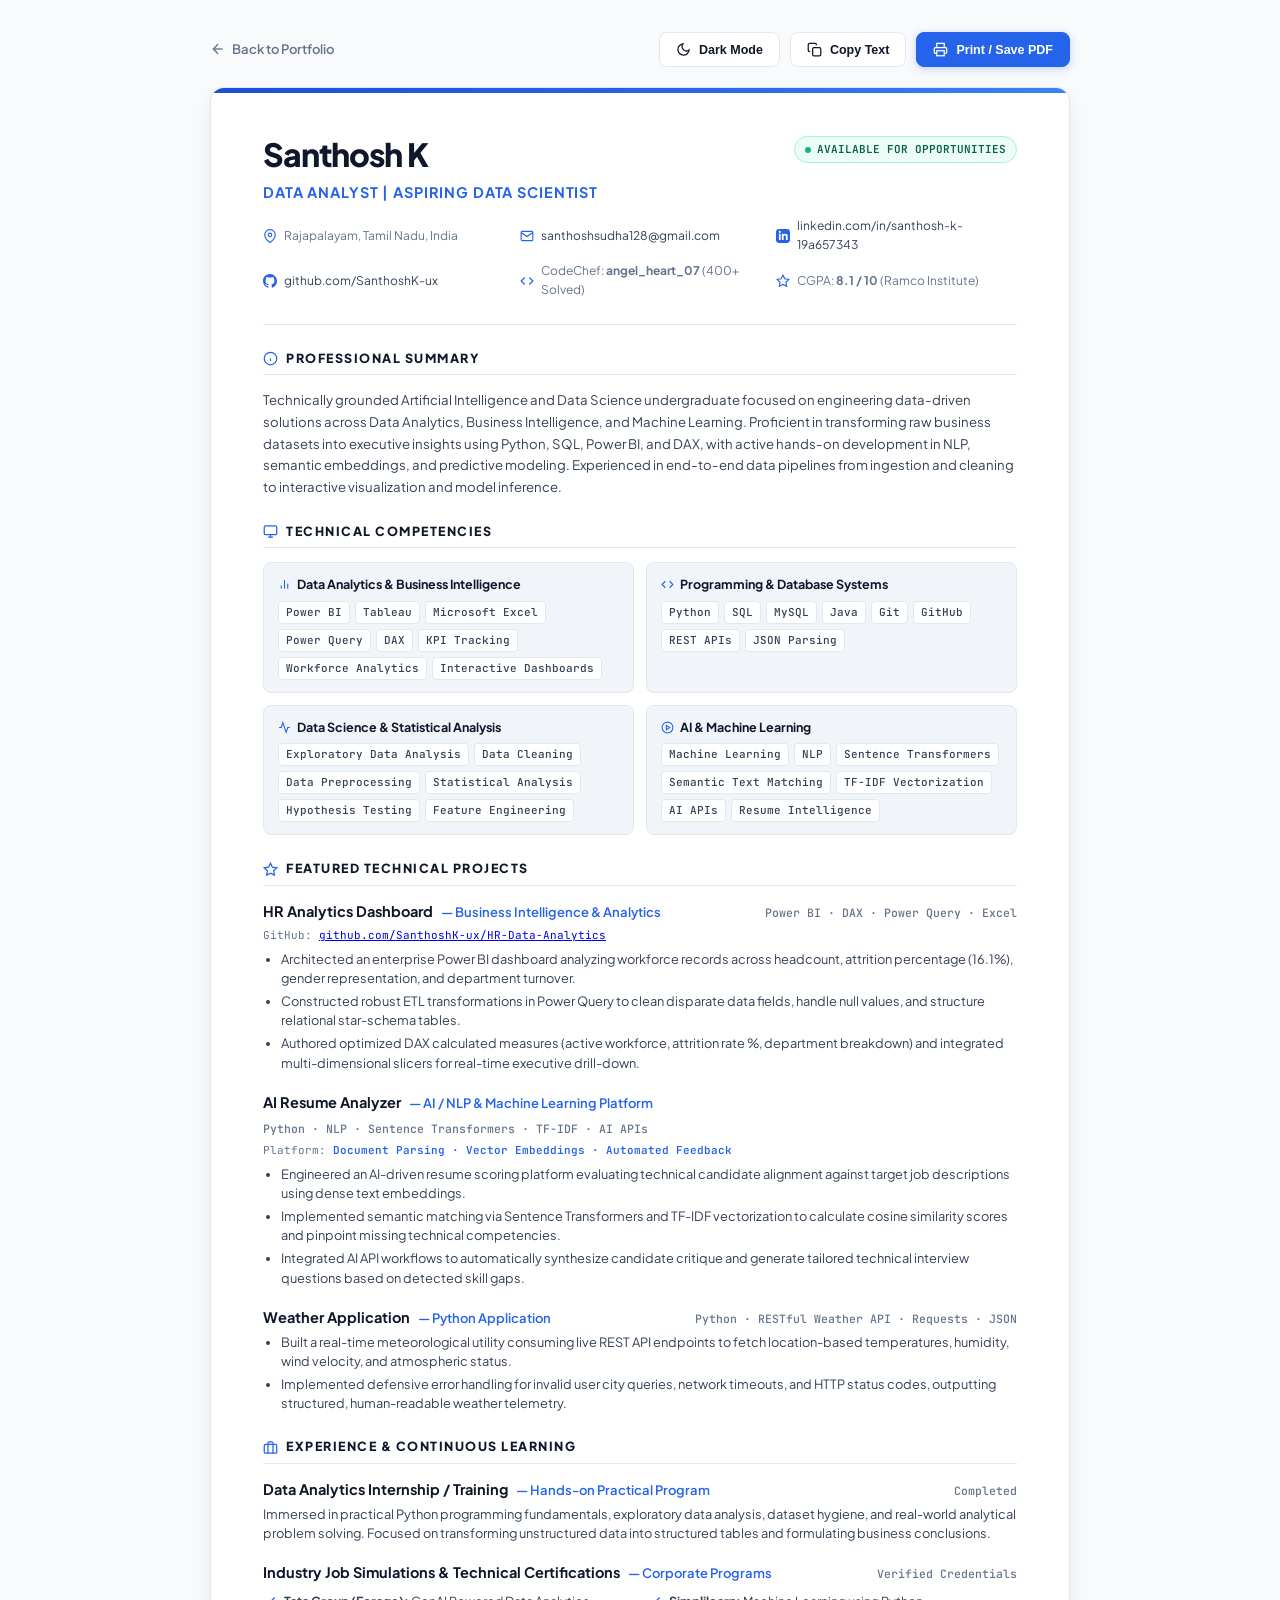
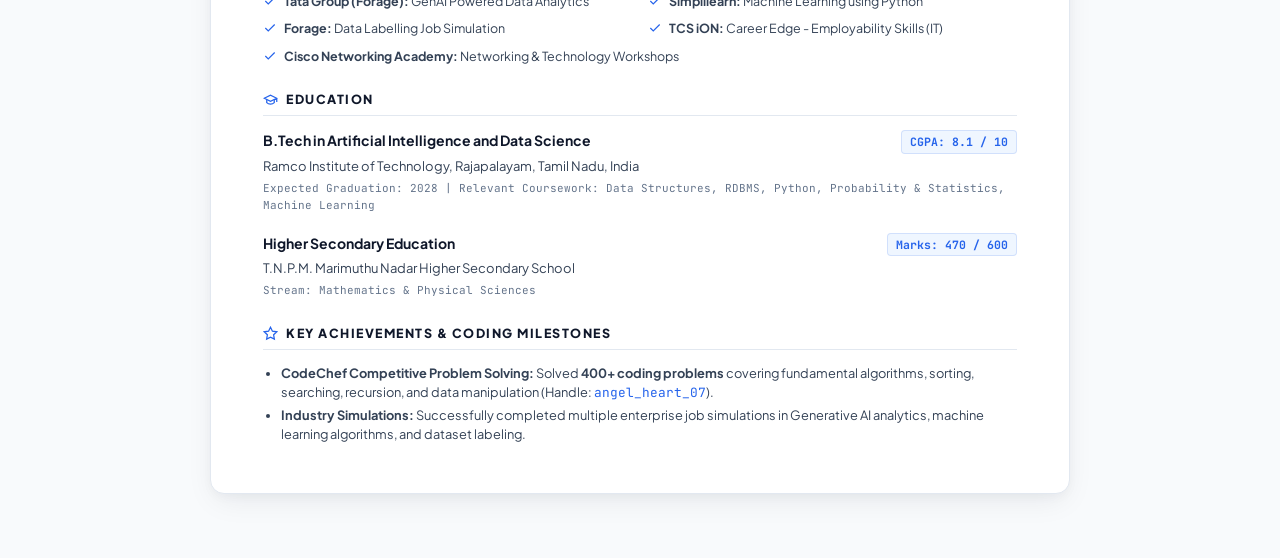
<file: resume.html>
<!DOCTYPE html>
<html lang="en" data-theme="light">
<head>
  <meta charset="UTF-8">
  <meta name="viewport" content="width=device-width, initial-scale=1.0">
  <title>Resume - Santhosh K | Data Analyst &amp; Aspiring Data Scientist</title>
  <meta name="description" content="Professional Resume of Santhosh K — Data Analyst and Aspiring Data Scientist.">

  <!-- Google Fonts: Plus Jakarta Sans & JetBrains Mono -->
  <link rel="preconnect" href="https://fonts.googleapis.com">
  <link rel="preconnect" href="https://fonts.gstatic.com" crossorigin>
  <link href="https://fonts.googleapis.com/css2?family=Plus+Jakarta+Sans:wght@400;500;600;700;800&family=JetBrains+Mono:wght@400;500;600;700&display=swap" rel="stylesheet">

  <style>
    :root, [data-theme="light"] {
      --bg-page: #F8FAFC;
      --bg-sheet: #FFFFFF;
      --bg-subtle: #F1F5F9;
      --bg-pill: #EFF6FF;
      --text-main: #0F172A;
      --text-body: #334155;
      --text-muted: #64748B;
      --accent: #2563EB;
      --accent-dark: #1D4ED8;
      --accent-ring: rgba(37, 99, 235, 0.15);
      --border: #E2E8F0;
      --border-card: #E2E8F0;
      --border-highlight: #93C5FD;
      --shadow-sheet: 0 10px 30px -5px rgba(15, 23, 42, 0.08), 0 4px 12px -2px rgba(15, 23, 42, 0.04);
    }

    [data-theme="dark"] {
      --bg-page: #0A0F1D;
      --bg-sheet: #111A2E;
      --bg-subtle: #17223B;
      --bg-pill: rgba(59, 130, 246, 0.16);
      --text-main: #F8FAFC;
      --text-body: #CBD5E1;
      --text-muted: #94A3B8;
      --accent: #3B82F6;
      --accent-dark: #2563EB;
      --accent-ring: rgba(59, 130, 246, 0.3);
      --border: rgba(255, 255, 255, 0.1);
      --border-card: rgba(255, 255, 255, 0.08);
      --border-highlight: #3B82F6;
      --shadow-sheet: 0 16px 40px -6px rgba(0, 0, 0, 0.7);
    }

    * { box-sizing: border-box; margin: 0; padding: 0; }

    body {
      background-color: var(--bg-page);
      color: var(--text-body);
      font-family: 'Plus Jakarta Sans', -apple-system, BlinkMacSystemFont, 'Segoe UI', Roboto, sans-serif;
      line-height: 1.55;
      font-size: 13.5px;
      padding: 32px 16px 64px;
      transition: background-color 0.25s ease, color 0.25s ease;
      -webkit-font-smoothing: antialiased;
    }

    /* Top Utility Bar */
    .utility-bar {
      max-width: 860px;
      margin: 0 auto 20px;
      display: flex;
      justify-content: space-between;
      align-items: center;
      flex-wrap: wrap;
      gap: 12px;
    }

    .nav-back-link {
      display: inline-flex;
      align-items: center;
      gap: 6px;
      color: var(--text-muted);
      text-decoration: none;
      font-weight: 600;
      font-size: 13px;
      transition: color 0.2s;
    }

    .nav-back-link:hover {
      color: var(--accent);
    }

    .action-group {
      display: flex;
      align-items: center;
      gap: 10px;
    }

    .btn-action {
      display: inline-flex;
      align-items: center;
      gap: 8px;
      padding: 9px 16px;
      border-radius: 8px;
      font-size: 12.5px;
      font-weight: 600;
      cursor: pointer;
      border: 1px solid var(--border);
      background-color: var(--bg-sheet);
      color: var(--text-main);
      transition: all 0.2s;
    }

    .btn-action:hover {
      border-color: var(--accent);
      color: var(--accent);
      transform: translateY(-1px);
    }

    .btn-action.primary {
      background-color: var(--accent);
      border-color: var(--accent);
      color: #FFFFFF !important;
      box-shadow: 0 2px 8px rgba(37, 99, 235, 0.25);
    }

    .btn-action.primary:hover {
      background-color: var(--accent-dark);
      box-shadow: 0 4px 14px rgba(37, 99, 235, 0.35);
    }

    /* The Resume Sheet Container */
    .resume-sheet {
      max-width: 860px;
      margin: 0 auto;
      background: var(--bg-sheet);
      border: 1px solid var(--border);
      border-radius: 14px;
      box-shadow: var(--shadow-sheet);
      padding: 48px 52px;
      position: relative;
      overflow: hidden;
      transition: background-color 0.25s ease, border-color 0.25s ease;
    }

    /* Top Accent Stripe */
    .resume-sheet::before {
      content: "";
      position: absolute;
      top: 0;
      left: 0;
      right: 0;
      height: 5px;
      background: linear-gradient(90deg, #1D4ED8, #2563EB, #3B82F6);
    }

    /* Header */
    .resume-header {
      border-bottom: 1.5px solid var(--border);
      padding-bottom: 24px;
      margin-bottom: 24px;
    }

    .header-top {
      display: flex;
      justify-content: space-between;
      align-items: flex-start;
      flex-wrap: wrap;
      gap: 12px;
      margin-bottom: 8px;
    }

    .candidate-name {
      font-size: 32px;
      font-weight: 800;
      color: var(--text-main);
      letter-spacing: -0.03em;
      line-height: 1.15;
    }

    .candidate-badge {
      display: inline-flex;
      align-items: center;
      gap: 6px;
      font-family: 'JetBrains Mono', monospace;
      font-size: 11px;
      font-weight: 600;
      padding: 4px 10px;
      border-radius: 20px;
      background-color: #ECFDF5;
      color: #065F46;
      border: 1px solid #A7F3D0;
    }

    [data-theme="dark"] .candidate-badge {
      background-color: rgba(16, 185, 129, 0.15);
      color: #34D399;
      border-color: rgba(16, 185, 129, 0.3);
    }

    .badge-dot {
      width: 6px;
      height: 6px;
      border-radius: 50%;
      background-color: #10B981;
    }

    .candidate-title {
      font-size: 14.5px;
      font-weight: 700;
      color: var(--accent);
      text-transform: uppercase;
      letter-spacing: 0.06em;
      margin-bottom: 14px;
    }

    .contact-grid {
      display: grid;
      grid-template-columns: repeat(3, 1fr);
      gap: 8px 16px;
      font-size: 12px;
      color: var(--text-muted);
    }

    .contact-item {
      display: flex;
      align-items: center;
      gap: 7px;
    }

    .contact-item svg {
      width: 14px;
      height: 14px;
      color: var(--accent);
      flex-shrink: 0;
    }

    .contact-item a {
      color: var(--text-body);
      text-decoration: none;
      transition: color 0.15s;
    }

    .contact-item a:hover {
      color: var(--accent);
    }

    /* Section Styling */
    .resume-section {
      margin-bottom: 24px;
    }

    .section-title {
      font-size: 12.5px;
      font-weight: 800;
      text-transform: uppercase;
      letter-spacing: 0.12em;
      color: var(--text-main);
      display: flex;
      align-items: center;
      gap: 8px;
      padding-bottom: 6px;
      border-bottom: 1px solid var(--border);
      margin-bottom: 14px;
    }

    .section-title svg {
      width: 15px;
      height: 15px;
      color: var(--accent);
    }

    /* Professional Summary */
    .summary-text {
      font-size: 13.2px;
      color: var(--text-body);
      line-height: 1.65;
    }

    /* Skills Grid */
    .skills-grid {
      display: grid;
      grid-template-columns: repeat(2, 1fr);
      gap: 12px;
    }

    .skill-card {
      background: var(--bg-subtle);
      border: 1px solid var(--border-card);
      border-radius: 8px;
      padding: 12px 14px;
    }

    .skill-category-title {
      font-size: 12.5px;
      font-weight: 700;
      color: var(--text-main);
      margin-bottom: 6px;
      display: flex;
      align-items: center;
      gap: 6px;
    }

    .skill-category-title svg {
      width: 13px;
      height: 13px;
      color: var(--accent);
    }

    .skill-tags {
      display: flex;
      flex-wrap: wrap;
      gap: 5px;
    }

    .skill-pill {
      font-size: 11px;
      font-weight: 500;
      background: var(--bg-sheet);
      border: 1px solid var(--border);
      color: var(--text-body);
      padding: 2px 7px;
      border-radius: 4px;
      font-family: 'JetBrains Mono', monospace;
    }

    /* Experience & Project Items */
    .timeline-entry {
      margin-bottom: 18px;
    }

    .timeline-entry:last-child {
      margin-bottom: 0;
    }

    .entry-header {
      display: flex;
      justify-content: space-between;
      align-items: baseline;
      flex-wrap: wrap;
      gap: 6px;
      margin-bottom: 4px;
    }

    .entry-role {
      font-size: 14.5px;
      font-weight: 700;
      color: var(--text-main);
    }

    .entry-company {
      font-size: 13px;
      font-weight: 600;
      color: var(--accent);
      margin-left: 6px;
    }

    .entry-date {
      font-family: 'JetBrains Mono', monospace;
      font-size: 11.5px;
      color: var(--text-muted);
      font-weight: 500;
    }

    .entry-tech {
      font-family: 'JetBrains Mono', monospace;
      font-size: 11px;
      color: var(--text-muted);
      margin-bottom: 6px;
    }

    .entry-tech span {
      color: var(--accent);
      font-weight: 600;
    }

    ul.entry-bullets {
      list-style-position: outside;
      margin-left: 18px;
      display: flex;
      flex-direction: column;
      gap: 4px;
    }

    ul.entry-bullets li {
      font-size: 12.8px;
      color: var(--text-body);
      line-height: 1.5;
    }

    /* Education Item */
    .edu-row {
      display: flex;
      justify-content: space-between;
      align-items: baseline;
      flex-wrap: wrap;
      gap: 6px;
      margin-bottom: 2px;
    }

    .edu-degree {
      font-size: 14px;
      font-weight: 700;
      color: var(--text-main);
    }

    .edu-school {
      font-size: 13px;
      color: var(--text-body);
      margin-bottom: 4px;
    }

    .cgpa-callout {
      display: inline-flex;
      align-items: center;
      gap: 6px;
      background: var(--bg-pill);
      color: var(--accent);
      font-family: 'JetBrains Mono', monospace;
      font-size: 11.5px;
      font-weight: 700;
      padding: 2px 8px;
      border-radius: 4px;
      border: 1px solid var(--accent-ring);
    }

    /* Certifications Grid */
    .cert-list {
      display: grid;
      grid-template-columns: repeat(2, 1fr);
      gap: 8px 16px;
      list-style: none;
    }

    .cert-list li {
      display: flex;
      align-items: flex-start;
      gap: 7px;
      font-size: 12.5px;
      color: var(--text-body);
    }

    .cert-list li svg {
      width: 14px;
      height: 14px;
      color: var(--accent);
      flex-shrink: 0;
      margin-top: 2px;
    }

    /* Toast */
    .toast-box {
      position: fixed;
      bottom: 24px;
      left: 50%;
      transform: translateX(-50%) translateY(20px);
      background-color: var(--text-main);
      color: var(--bg-sheet);
      padding: 10px 20px;
      border-radius: 30px;
      font-size: 12.5px;
      font-weight: 600;
      opacity: 0;
      pointer-events: none;
      transition: all 0.25s;
      z-index: 999;
      box-shadow: 0 8px 24px rgba(0, 0, 0, 0.25);
    }

    .toast-box.show {
      opacity: 1;
      transform: translateX(-50%) translateY(0);
    }

    /* ==========================================================================
       Print Optimization (@media print)
       Clean, Perfect 1-2 Page Output on Letter / A4
       ========================================================================== */
    @media print {
      @page {
        margin: 0.45in 0.5in;
        size: A4 portrait;
      }

      body {
        background: #FFFFFF !important;
        color: #111827 !important;
        padding: 0 !important;
        font-size: 11.5px !important;
        line-height: 1.45 !important;
      }

      .utility-bar, .toast-box {
        display: none !important;
      }

      .resume-sheet {
        border: none !important;
        box-shadow: none !important;
        padding: 0 !important;
        max-width: 100% !important;
        background: #FFFFFF !important;
      }

      .resume-sheet::before {
        display: none !important;
      }

      .candidate-name {
        font-size: 26px !important;
        color: #000000 !important;
      }

      .candidate-title {
        color: #1D4ED8 !important;
        font-size: 12.5px !important;
        margin-bottom: 8px !important;
      }

      .contact-grid {
        gap: 4px 12px !important;
        font-size: 10.5px !important;
      }

      .section-title {
        font-size: 11px !important;
        color: #000000 !important;
        border-bottom: 1px solid #CBD5E1 !important;
        margin-bottom: 8px !important;
        padding-bottom: 3px !important;
      }

      .resume-section {
        margin-bottom: 14px !important;
        page-break-inside: avoid;
      }

      .timeline-entry {
        margin-bottom: 10px !important;
        page-break-inside: avoid;
      }

      .skill-card {
        background: #F8FAFC !important;
        border: 1px solid #E2E8F0 !important;
        padding: 8px 10px !important;
      }

      .skill-pill {
        background: #FFFFFF !important;
        border: 1px solid #CBD5E1 !important;
        color: #0F172A !important;
        font-size: 9.5px !important;
        padding: 1px 5px !important;
      }

      ul.entry-bullets li {
        font-size: 11px !important;
        color: #1E293B !important;
      }

      .cgpa-callout {
        background: #EFF6FF !important;
        color: #1D4ED8 !important;
        border: 1px solid #BFDBFE !important;
      }

      a {
        color: #0F172A !important;
        text-decoration: none !important;
      }
    }

    @media (max-width: 640px) {
      .resume-sheet { padding: 32px 20px; }
      .contact-grid { grid-template-columns: 1fr; }
      .skills-grid { grid-template-columns: 1fr; }
      .cert-list { grid-template-columns: 1fr; }
      .candidate-name { font-size: 26px; }
    }
  </style>
</head>
<body>

  <!-- Top Utility Bar -->
  <div class="utility-bar">
    <a href="index.html" class="nav-back-link">
      <svg width="16" height="16" fill="none" stroke="currentColor" stroke-width="2" viewBox="0 0 24 24">
        <line x1="19" y1="12" x2="5" y2="12"></line>
        <polyline points="12 19 5 12 12 5"></polyline>
      </svg>
      Back to Portfolio
    </a>

    <div class="action-group">
      <button class="btn-action" id="theme-btn" title="Toggle Dark/Light Mode">
        <svg id="theme-icon" width="15" height="15" fill="none" stroke="currentColor" stroke-width="2" viewBox="0 0 24 24">
          <path d="M21 12.79A9 9 0 1 1 11.21 3 7 7 0 0 0 21 12.79z"></path>
        </svg>
        <span id="theme-label">Dark Mode</span>
      </button>

      <button class="btn-action" id="copy-text-btn" title="Copy clean plaintext resume to clipboard">
        <svg width="15" height="15" fill="none" stroke="currentColor" stroke-width="2" viewBox="0 0 24 24">
          <rect x="9" y="9" width="13" height="13" rx="2" ry="2"></rect>
          <path d="M5 15H4a2 2 0 0 1-2-2V4a2 2 0 0 1 2-2h9a2 2 0 0 1 2 2v1"></path>
        </svg>
        Copy Text
      </button>

      <button class="btn-action primary" onclick="window.print()" title="Print or save as high-resolution PDF">
        <svg width="15" height="15" fill="none" stroke="currentColor" stroke-width="2" viewBox="0 0 24 24">
          <polyline points="6 9 6 2 18 2 18 9"></polyline>
          <path d="M6 18H4a2 2 0 0 1-2-2v-5a2 2 0 0 1 2-2h16a2 2 0 0 1 2 2v5a2 2 0 0 1-2 2h-2"></path>
          <rect x="6" y="14" width="12" height="8"></rect>
        </svg>
        Print / Save PDF
      </button>
    </div>
  </div>

  <!-- The Document Sheet -->
  <main class="resume-sheet">
    <!-- Header -->
    <header class="resume-header">
      <div class="header-top">
        <h1 class="candidate-name">Santhosh K</h1>
        <div class="candidate-badge">
          <span class="badge-dot"></span>
          AVAILABLE FOR OPPORTUNITIES
        </div>
      </div>

      <div class="candidate-title">Data Analyst | Aspiring Data Scientist</div>

      <div class="contact-grid">
        <div class="contact-item">
          <svg fill="none" stroke="currentColor" stroke-width="2" viewBox="0 0 24 24">
            <path d="M21 10c0 7-9 13-9 13s-9-6-9-13a9 9 0 0 1 18 0z"></path>
            <circle cx="12" cy="10" r="3"></circle>
          </svg>
          <span>Rajapalayam, Tamil Nadu, India</span>
        </div>

        <div class="contact-item">
          <svg fill="none" stroke="currentColor" stroke-width="2" viewBox="0 0 24 24">
            <path d="M4 4h16c1.1 0 2 .9 2 2v12c0 1.1-.9 2-2 2H4c-1.1 0-2-.9-2-2V6c0-1.1.9-2 2-2z"></path>
            <polyline points="22,6 12,13 2,6"></polyline>
          </svg>
          <a href="mailto:santhoshsudha128@gmail.com">santhoshsudha128@gmail.com</a>
        </div>

        <div class="contact-item">
          <svg fill="currentColor" viewBox="0 0 24 24">
            <path d="M19 0h-14c-2.761 0-5 2.239-5 5v14c0 2.761 2.239 5 5 5h14c2.762 0 5-2.239 5-5v-14c0-2.761-2.238-5-5-5zm-11 19h-3v-11h3v11zm-1.5-12.268c-.966 0-1.75-.79-1.75-1.764s.784-1.764 1.75-1.764 1.75.79 1.75 1.764-.783 1.764-1.75 1.764zm13.5 12.268h-3v-5.604c0-3.368-4-3.113-4 0v5.604h-3v-11h3v1.765c1.396-2.586 7-2.777 7 2.476v6.759z"/>
          </svg>
          <a href="https://linkedin.com/in/santhosh-k-19a657343" target="_blank" rel="noopener">linkedin.com/in/santhosh-k-19a657343</a>
        </div>

        <div class="contact-item">
          <svg fill="currentColor" viewBox="0 0 24 24">
            <path d="M12 0C5.37 0 0 5.37 0 12c0 5.31 3.435 9.795 8.205 11.385.6.105.825-.255.825-.57 0-.285-.015-1.23-.015-2.235-3.015.555-3.795-.735-4.035-1.41-.135-.345-.72-1.41-1.23-1.695-.42-.225-1.02-.78-.015-.795.945-.015 1.62.87 1.845 1.23 1.08 1.815 2.805 1.305 3.495.99.105-.78.42-1.305.765-1.605-2.67-.3-5.46-1.335-5.46-5.925 0-1.305.465-2.385 1.23-3.225-.12-.3-.54-1.53.12-3.18 0 0 1.005-.315 3.3 1.23.96-.27 1.98-.405 3-.405s2.04.135 3 .405c2.295-1.56 3.3-1.23 3.3-1.23.66 1.65.24 2.88.12 3.18.765.84 1.23 1.905 1.23 3.225 0 4.605-2.805 5.625-5.475 5.925.435.375.81 1.095.81 2.22 0 1.605-.015 2.895-.015 3.3 0 .315.225.69.825.57A12.02 12.02 0 0024 12c0-6.63-5.37-12-12-12z"/>
          </svg>
          <a href="https://github.com/SanthoshK-ux" target="_blank" rel="noopener">github.com/SanthoshK-ux</a>
        </div>

        <div class="contact-item">
          <svg fill="none" stroke="currentColor" stroke-width="2" viewBox="0 0 24 24">
            <polyline points="16 18 22 12 16 6"></polyline>
            <polyline points="8 6 2 12 8 18"></polyline>
          </svg>
          <span>CodeChef: <b>angel_heart_07</b> (400+ Solved)</span>
        </div>

        <div class="contact-item">
          <svg fill="none" stroke="currentColor" stroke-width="2" viewBox="0 0 24 24">
            <polygon points="12 2 15.09 8.26 22 9.27 17 14.14 18.18 21.02 12 17.77 5.82 21.02 7 14.14 2 9.27 8.91 8.26 12 2"></polygon>
          </svg>
          <span>CGPA: <b>8.1 / 10</b> (Ramco Institute)</span>
        </div>
      </div>
    </header>

    <!-- Professional Summary -->
    <section class="resume-section">
      <div class="section-title">
        <svg fill="none" stroke="currentColor" stroke-width="2" viewBox="0 0 24 24">
          <circle cx="12" cy="12" r="10"></circle>
          <line x1="12" y1="16" x2="12" y2="12"></line>
          <line x1="12" y1="8" x2="12.01" y2="8"></line>
        </svg>
        Professional Summary
      </div>
      <p class="summary-text">
        Technically grounded Artificial Intelligence and Data Science undergraduate focused on engineering data-driven solutions across Data Analytics, Business Intelligence, and Machine Learning. Proficient in transforming raw business datasets into executive insights using Python, SQL, Power BI, and DAX, with active hands-on development in NLP, semantic embeddings, and predictive modeling. Experienced in end-to-end data pipelines from ingestion and cleaning to interactive visualization and model inference.
      </p>
    </section>

    <!-- Technical Expertise -->
    <section class="resume-section">
      <div class="section-title">
        <svg fill="none" stroke="currentColor" stroke-width="2" viewBox="0 0 24 24">
          <rect x="2" y="3" width="20" height="14" rx="2" ry="2"></rect>
          <line x1="8" y1="21" x2="16" y2="21"></line>
          <line x1="12" y1="17" x2="12" y2="21"></line>
        </svg>
        Technical Competencies
      </div>

      <div class="skills-grid">
        <div class="skill-card">
          <div class="skill-category-title">
            <svg fill="none" stroke="currentColor" stroke-width="2" viewBox="0 0 24 24">
              <line x1="18" y1="20" x2="18" y2="10"></line>
              <line x1="12" y1="20" x2="12" y2="4"></line>
              <line x1="6" y1="20" x2="6" y2="14"></line>
            </svg>
            Data Analytics &amp; Business Intelligence
          </div>
          <div class="skill-tags">
            <span class="skill-pill">Power BI</span>
            <span class="skill-pill">Tableau</span>
            <span class="skill-pill">Microsoft Excel</span>
            <span class="skill-pill">Power Query</span>
            <span class="skill-pill">DAX</span>
            <span class="skill-pill">KPI Tracking</span>
            <span class="skill-pill">Workforce Analytics</span>
            <span class="skill-pill">Interactive Dashboards</span>
          </div>
        </div>

        <div class="skill-card">
          <div class="skill-category-title">
            <svg fill="none" stroke="currentColor" stroke-width="2" viewBox="0 0 24 24">
              <polyline points="16 18 22 12 16 6"></polyline>
              <polyline points="8 6 2 12 8 18"></polyline>
            </svg>
            Programming &amp; Database Systems
          </div>
          <div class="skill-tags">
            <span class="skill-pill">Python</span>
            <span class="skill-pill">SQL</span>
            <span class="skill-pill">MySQL</span>
            <span class="skill-pill">Java</span>
            <span class="skill-pill">Git</span>
            <span class="skill-pill">GitHub</span>
            <span class="skill-pill">REST APIs</span>
            <span class="skill-pill">JSON Parsing</span>
          </div>
        </div>

        <div class="skill-card">
          <div class="skill-category-title">
            <svg fill="none" stroke="currentColor" stroke-width="2" viewBox="0 0 24 24">
              <polyline points="22 12 18 12 15 21 9 3 6 12 2 12"></polyline>
            </svg>
            Data Science &amp; Statistical Analysis
          </div>
          <div class="skill-tags">
            <span class="skill-pill">Exploratory Data Analysis</span>
            <span class="skill-pill">Data Cleaning</span>
            <span class="skill-pill">Data Preprocessing</span>
            <span class="skill-pill">Statistical Analysis</span>
            <span class="skill-pill">Hypothesis Testing</span>
            <span class="skill-pill">Feature Engineering</span>
          </div>
        </div>

        <div class="skill-card">
          <div class="skill-category-title">
            <svg fill="none" stroke="currentColor" stroke-width="2" viewBox="0 0 24 24">
              <circle cx="12" cy="12" r="10"></circle>
              <polygon points="10 8 16 12 10 16 10 8"></polygon>
            </svg>
            AI &amp; Machine Learning
          </div>
          <div class="skill-tags">
            <span class="skill-pill">Machine Learning</span>
            <span class="skill-pill">NLP</span>
            <span class="skill-pill">Sentence Transformers</span>
            <span class="skill-pill">Semantic Text Matching</span>
            <span class="skill-pill">TF-IDF Vectorization</span>
            <span class="skill-pill">AI APIs</span>
            <span class="skill-pill">Resume Intelligence</span>
          </div>
        </div>
      </div>
    </section>

    <!-- Featured Projects -->
    <section class="resume-section">
      <div class="section-title">
        <svg fill="none" stroke="currentColor" stroke-width="2" viewBox="0 0 24 24">
          <polygon points="12 2 15.09 8.26 22 9.27 17 14.14 18.18 21.02 12 17.77 5.82 21.02 7 14.14 2 9.27 8.91 8.26 12 2"></polygon>
        </svg>
        Featured Technical Projects
      </div>

      <!-- Project 1: HR Analytics -->
      <div class="timeline-entry">
        <div class="entry-header">
          <div>
            <span class="entry-role">HR Analytics Dashboard</span>
            <span class="entry-company">— Business Intelligence &amp; Analytics</span>
          </div>
          <span class="entry-date">Power BI · DAX · Power Query · Excel</span>
        </div>
        <div class="entry-tech">
          GitHub: <a href="https://github.com/SanthoshK-ux/HR-Data-Analytics" target="_blank" rel="noopener">github.com/SanthoshK-ux/HR-Data-Analytics</a>
        </div>
        <ul class="entry-bullets">
          <li>Architected an enterprise Power BI dashboard analyzing workforce records across headcount, attrition percentage (16.1%), gender representation, and department turnover.</li>
          <li>Constructed robust ETL transformations in Power Query to clean disparate data fields, handle null values, and structure relational star-schema tables.</li>
          <li>Authored optimized DAX calculated measures (active workforce, attrition rate %, department breakdown) and integrated multi-dimensional slicers for real-time executive drill-down.</li>
        </ul>
      </div>

      <!-- Project 2: AI Resume Analyzer -->
      <div class="timeline-entry">
        <div class="entry-header">
          <div>
            <span class="entry-role">AI Resume Analyzer</span>
            <span class="entry-company">— AI / NLP &amp; Machine Learning Platform</span>
          </div>
          <span class="entry-date">Python · NLP · Sentence Transformers · TF-IDF · AI APIs</span>
        </div>
        <div class="entry-tech">
          Platform: <span>Document Parsing · Vector Embeddings · Automated Feedback</span>
        </div>
        <ul class="entry-bullets">
          <li>Engineered an AI-driven resume scoring platform evaluating technical candidate alignment against target job descriptions using dense text embeddings.</li>
          <li>Implemented semantic matching via Sentence Transformers and TF-IDF vectorization to calculate cosine similarity scores and pinpoint missing technical competencies.</li>
          <li>Integrated AI API workflows to automatically synthesize candidate critique and generate tailored technical interview questions based on detected skill gaps.</li>
        </ul>
      </div>

      <!-- Project 3: Weather App -->
      <div class="timeline-entry">
        <div class="entry-header">
          <div>
            <span class="entry-role">Weather Application</span>
            <span class="entry-company">— Python Application</span>
          </div>
          <span class="entry-date">Python · RESTful Weather API · Requests · JSON</span>
        </div>
        <ul class="entry-bullets">
          <li>Built a real-time meteorological utility consuming live REST API endpoints to fetch location-based temperatures, humidity, wind velocity, and atmospheric status.</li>
          <li>Implemented defensive error handling for invalid user city queries, network timeouts, and HTTP status codes, outputting structured, human-readable weather telemetry.</li>
        </ul>
      </div>
    </section>

    <!-- Experience & Learning -->
    <section class="resume-section">
      <div class="section-title">
        <svg fill="none" stroke="currentColor" stroke-width="2" viewBox="0 0 24 24">
          <rect x="2" y="7" width="20" height="14" rx="2" ry="2"></rect>
          <path d="M16 21V5a2 2 0 0 0-2-2h-4a2 2 0 0 0-2 2v16"></path>
        </svg>
        Experience &amp; Continuous Learning
      </div>

      <div class="timeline-entry">
        <div class="entry-header">
          <div>
            <span class="entry-role">Data Analytics Internship / Training</span>
            <span class="entry-company">— Hands-on Practical Program</span>
          </div>
          <span class="entry-date">Completed</span>
        </div>
        <p style="font-size: 12.8px; color: var(--text-body); line-height: 1.5; margin-top: 4px;">
          Immersed in practical Python programming fundamentals, exploratory data analysis, dataset hygiene, and real-world analytical problem solving. Focused on transforming unstructured data into structured tables and formulating business conclusions.
        </p>
      </div>

      <div class="timeline-entry">
        <div class="entry-header">
          <div>
            <span class="entry-role">Industry Job Simulations &amp; Technical Certifications</span>
            <span class="entry-company">— Corporate Programs</span>
          </div>
          <span class="entry-date">Verified Credentials</span>
        </div>
        <ul class="cert-list" style="margin-top: 8px;">
          <li>
            <svg fill="none" stroke="currentColor" stroke-width="2" viewBox="0 0 24 24"><polyline points="20 6 9 17 4 12"></polyline></svg>
            <span><b>Tata Group (Forage):</b> GenAI Powered Data Analytics</span>
          </li>
          <li>
            <svg fill="none" stroke="currentColor" stroke-width="2" viewBox="0 0 24 24"><polyline points="20 6 9 17 4 12"></polyline></svg>
            <span><b>Simplilearn:</b> Machine Learning using Python</span>
          </li>
          <li>
            <svg fill="none" stroke="currentColor" stroke-width="2" viewBox="0 0 24 24"><polyline points="20 6 9 17 4 12"></polyline></svg>
            <span><b>Forage:</b> Data Labelling Job Simulation</span>
          </li>
          <li>
            <svg fill="none" stroke="currentColor" stroke-width="2" viewBox="0 0 24 24"><polyline points="20 6 9 17 4 12"></polyline></svg>
            <span><b>TCS iON:</b> Career Edge - Employability Skills (IT)</span>
          </li>
          <li style="grid-column: 1 / -1;">
            <svg fill="none" stroke="currentColor" stroke-width="2" viewBox="0 0 24 24"><polyline points="20 6 9 17 4 12"></polyline></svg>
            <span><b>Cisco Networking Academy:</b> Networking &amp; Technology Workshops</span>
          </li>
        </ul>
      </div>
    </section>

    <!-- Education -->
    <section class="resume-section">
      <div class="section-title">
        <svg fill="none" stroke="currentColor" stroke-width="2" viewBox="0 0 24 24">
          <path d="M22 10v6M2 10l10-5 10 5-10 5z"></path>
          <path d="M6 12v5c3 3 9 3 12 0v-5"></path>
        </svg>
        Education
      </div>

      <div class="timeline-entry">
        <div class="edu-row">
          <span class="edu-degree">B.Tech in Artificial Intelligence and Data Science</span>
          <span class="cgpa-callout">CGPA: 8.1 / 10</span>
        </div>
        <div class="edu-school">Ramco Institute of Technology, Rajapalayam, Tamil Nadu, India</div>
        <div style="font-family: 'JetBrains Mono', monospace; font-size: 11px; color: var(--text-muted);">
          Expected Graduation: 2028 | Relevant Coursework: Data Structures, RDBMS, Python, Probability &amp; Statistics, Machine Learning
        </div>
      </div>

      <div class="timeline-entry" style="margin-top: 10px;">
        <div class="edu-row">
          <span class="edu-degree">Higher Secondary Education</span>
          <span class="cgpa-callout">Marks: 470 / 600</span>
        </div>
        <div class="edu-school">T.N.P.M. Marimuthu Nadar Higher Secondary School</div>
        <div style="font-family: 'JetBrains Mono', monospace; font-size: 11px; color: var(--text-muted);">
          Stream: Mathematics &amp; Physical Sciences
        </div>
      </div>
    </section>

    <!-- Key Achievements -->
    <section class="resume-section" style="margin-bottom: 0;">
      <div class="section-title">
        <svg fill="none" stroke="currentColor" stroke-width="2" viewBox="0 0 24 24">
          <polygon points="12 2 15.09 8.26 22 9.27 17 14.14 18.18 21.02 12 17.77 5.82 21.02 7 14.14 2 9.27 8.91 8.26 12 2"></polygon>
        </svg>
        Key Achievements &amp; Coding Milestones
      </div>
      <ul class="entry-bullets">
        <li><b>CodeChef Competitive Problem Solving:</b> Solved <b>400+ coding problems</b> covering fundamental algorithms, sorting, searching, recursion, and data manipulation (Handle: <code style="font-family:'JetBrains Mono'; color:var(--accent);">angel_heart_07</code>).</li>
        <li><b>Industry Simulations:</b> Successfully completed multiple enterprise job simulations in Generative AI analytics, machine learning algorithms, and dataset labeling.</li>
      </ul>
    </section>
  </main>

  <!-- Toast Notification -->
  <div class="toast-box" id="toast-box">Copied to clipboard!</div>

  <script>
    // Theme Switcher for Resume
    const themeBtn = document.getElementById('theme-btn');
    const themeLabel = document.getElementById('theme-label');
    const themeIcon = document.getElementById('theme-icon');
    const toastBox = document.getElementById('toast-box');

    function showToast(msg) {
      toastBox.textContent = msg;
      toastBox.classList.add('show');
      setTimeout(() => toastBox.classList.remove('show'), 2400);
    }

    function applyResumeTheme(theme) {
      document.documentElement.setAttribute('data-theme', theme);
      if (theme === 'dark') {
        themeLabel.textContent = 'Light Mode';
        themeIcon.innerHTML = `<circle cx="12" cy="12" r="5"></circle><line x1="12" y1="1" x2="12" y2="3"></line><line x1="12" y1="21" x2="12" y2="23"></line><line x1="4.22" y1="4.22" x2="5.64" y2="5.64"></line><line x1="18.36" y1="18.36" x2="19.78" y2="19.78"></line><line x1="1" y1="12" x2="3" y2="12"></line><line x1="21" y1="12" x2="23" y2="12"></line><line x1="4.22" y1="19.78" x2="5.64" y2="18.36"></line><line x1="18.36" y1="5.64" x2="19.78" y2="4.22"></line>`;
      } else {
        themeLabel.textContent = 'Dark Mode';
        themeIcon.innerHTML = `<path d="M21 12.79A9 9 0 1 1 11.21 3 7 7 0 0 0 21 12.79z"></path>`;
      }
    }

    const savedTheme = localStorage.getItem('portfolio-theme') || 'light';
    applyResumeTheme(savedTheme);

    themeBtn.addEventListener('click', () => {
      const current = document.documentElement.getAttribute('data-theme') || 'light';
      const next = current === 'dark' ? 'light' : 'dark';
      applyResumeTheme(next);
      localStorage.setItem('portfolio-theme', next);
    });

    // Listen for cross-frame message from parent portfolio if in iframe
    window.addEventListener('message', (e) => {
      if (e.data && e.data.type === 'set-theme') {
        applyResumeTheme(e.data.theme);
      }
    });

    // Copy Plaintext Resume to Clipboard
    const copyTextBtn = document.getElementById('copy-text-btn');
    copyTextBtn.addEventListener('click', () => {
      const plainText = `SANTHOSH K
Data Analyst | Aspiring Data Scientist
Rajapalayam, Tamil Nadu, India | santhoshsudha128@gmail.com
LinkedIn: https://linkedin.com/in/santhosh-k-19a657343
GitHub: https://github.com/SanthoshK-ux
CodeChef: angel_heart_07 (400+ Problems Solved)

PROFESSIONAL SUMMARY
Technically grounded Artificial Intelligence and Data Science undergraduate focused on engineering data-driven solutions across Data Analytics, Business Intelligence, and Machine Learning. Proficient in transforming raw business datasets into executive insights using Python, SQL, Power BI, and DAX, with active hands-on development in NLP, semantic embeddings, and predictive modeling.

TECHNICAL COMPETENCIES
- Data Analytics & BI: Power BI, Tableau, Microsoft Excel, Power Query, DAX, KPI Tracking, Workforce Analytics
- Programming & Databases: Python, SQL, MySQL, Java, Git, GitHub, REST APIs, JSON Parsing
- Data Science & Modeling: Exploratory Data Analysis, Data Cleaning, Data Preprocessing, Statistical Analysis
- AI & Machine Learning: Machine Learning, NLP, Sentence Transformers, Semantic Text Matching, TF-IDF, AI APIs

FEATURED TECHNICAL PROJECTS
1. HR Analytics Dashboard (Power BI · DAX · Power Query · Excel)
   - Architected an enterprise Power BI dashboard analyzing workforce records across headcount, attrition (16.1%), and department turnover.
   - Constructed ETL transformations in Power Query and authored DAX calculated measures with interactive multi-dimensional slicers.
   - GitHub: https://github.com/SanthoshK-ux/HR-Data-Analytics

2. AI Resume Analyzer (Python · NLP · Sentence Transformers · TF-IDF · AI APIs)
   - Engineered an AI-driven resume scoring platform evaluating technical candidate alignment against target job descriptions using dense text embeddings.
   - Implemented semantic matching via Sentence Transformers and TF-IDF vectorization to pinpoint technical skill gaps.
   - Integrated AI API workflows to generate candidate critique and tailored technical interview questions.

3. Weather Application (Python · RESTful Weather API · JSON)
   - Built a real-time meteorological utility consuming live REST API endpoints to fetch location-based weather telemetry with robust error handling.

EXPERIENCE & CONTINUOUS LEARNING
- Data Analytics Internship / Training: Hands-on Python fundamentals, EDA, dataset hygiene, and analytical case studies.
- Tata Group (Forage): GenAI Powered Data Analytics Job Simulation
- Simplilearn: Machine Learning using Python
- Forage: Data Labelling Job Simulation
- TCS iON: Career Edge - Employability Skills (IT)
- Cisco Networking Academy: Networking & Technology Workshops

EDUCATION
- B.Tech in Artificial Intelligence and Data Science (Expected 2028 | CGPA: 8.1 / 10)
  Ramco Institute of Technology, Rajapalayam, Tamil Nadu, India
- Higher Secondary Education (Score: 470 / 600)
  T.N.P.M. Marimuthu Nadar Higher Secondary School

KEY ACHIEVEMENTS
- Solved 400+ algorithmic and data structure problems on CodeChef (angel_heart_07).
- Completed multiple verified enterprise job simulations in Generative AI analytics and Machine Learning.`;

      if (navigator.clipboard && navigator.clipboard.writeText) {
        navigator.clipboard.writeText(plainText).then(() => {
          showToast('Clean plaintext resume copied to clipboard!');
        }).catch(() => {
          prompt('Copy text manually:', plainText);
        });
      } else {
        prompt('Copy text manually:', plainText);
      }
    });
  </script>
</body>
</html>
</file>
<file: css/style.css>
/* ==========================================================================
   SANTHOSH K - PERSONAL PORTFOLIO DESIGN SYSTEM
   Theme: Multi-Theme (Executive Light & Slate Dark) with Seamless Transition
   ========================================================================== */

:root,
[data-theme="light"] {
  /* Color Palette - Premium Crisp Light Tech Theme */
  --bg-primary: #FFFFFF;
  --bg-secondary: #F8FAFC;
  --bg-tertiary: #F1F5F9;
  --bg-card: #FFFFFF;
  --bg-card-subtle: #F8FAFC;
  --bg-elevated: #FFFFFF;
  --header-bg: rgba(255, 255, 255, 0.88);
  --header-bg-scrolled: rgba(255, 255, 255, 0.96);
  --modal-header-bg: rgba(255, 255, 255, 0.95);

  --border-light: #E2E8F0;
  --border-subtle: #EDF2F7;
  --border-card: #E2E8F0;
  --border-hover: #93C5FD;
  --border-focus: #3B82F6;

  --text-primary: #0F172A;
  --text-secondary: #334155;
  --text-muted: #64748B;
  --text-dim: #94A3B8;

  /* Brand Accents - Professional Tech Blue */
  --accent-blue: #2563EB;
  --accent-blue-dark: #1D4ED8;
  --accent-blue-hover: #1E40AF;
  --accent-blue-light: #EFF6FF;
  --accent-blue-subtle: rgba(37, 99, 235, 0.07);
  --accent-blue-ring: rgba(37, 99, 235, 0.2);

  /* Subtle Gradient Accents */
  --grad-primary: linear-gradient(135deg, #1D4ED8 0%, #2563EB 50%, #3B82F6 100%);
  --grad-surface: linear-gradient(180deg, #FFFFFF 0%, #F8FAFC 100%);
  --grad-badge: linear-gradient(135deg, #EFF6FF 0%, #DBEAFE 100%);
  --grad-card-glow: radial-gradient(circle at top right, rgba(37, 99, 235, 0.05) 0%, transparent 70%);

  /* Shadows - Layered Soft Diffusion */
  --shadow-xs: 0 1px 2px 0 rgba(15, 23, 42, 0.04);
  --shadow-sm: 0 2px 4px 0 rgba(15, 23, 42, 0.05);
  --shadow-md: 0 4px 12px -2px rgba(15, 23, 42, 0.06), 0 2px 6px -2px rgba(15, 23, 42, 0.04);
  --shadow-lg: 0 12px 24px -4px rgba(15, 23, 42, 0.07), 0 4px 8px -2px rgba(15, 23, 42, 0.03);
  --shadow-xl: 0 20px 32px -6px rgba(15, 23, 42, 0.09), 0 8px 12px -4px rgba(15, 23, 42, 0.03);
  --shadow-card-hover: 0 16px 36px -4px rgba(37, 99, 235, 0.12), 0 4px 12px -2px rgba(15, 23, 42, 0.04);

  /* Grid overlay */
  --grid-line-color: rgba(226, 232, 240, 0.45);

  /* Typography */
  --font-sans: 'Plus Jakarta Sans', 'Inter', -apple-system, BlinkMacSystemFont, 'Segoe UI', Roboto, sans-serif;
  --font-mono: 'JetBrains Mono', 'Fira Code', 'Roboto Mono', monospace;

  /* Spacing & Layout */
  --max-width: 1200px;
  --section-padding: 104px 0;
  --section-padding-sm: 64px 0;
  --header-height: 76px;
  --header-height-scrolled: 62px;

  /* Border Radius */
  --radius-xs: 4px;
  --radius-sm: 8px;
  --radius-md: 12px;
  --radius-lg: 16px;
  --radius-xl: 24px;
  --radius-full: 9999px;

  /* Transitions */
  --transition-fast: 150ms cubic-bezier(0.4, 0, 0.2, 1);
  --transition-base: 250ms cubic-bezier(0.4, 0, 0.2, 1);
  --transition-smooth: 350ms cubic-bezier(0.16, 1, 0.3, 1);
}

/* ==========================================================================
   Dark Theme (Slate & Midnight Enterprise Look)
   ========================================================================== */
[data-theme="dark"] {
  --bg-primary: #0A0F1D;
  --bg-secondary: #0F172A;
  --bg-tertiary: #17223B;
  --bg-card: #111A2E;
  --bg-card-subtle: #141F38;
  --bg-elevated: #1A2644;
  --header-bg: rgba(10, 15, 29, 0.85);
  --header-bg-scrolled: rgba(10, 15, 29, 0.96);
  --modal-header-bg: rgba(17, 26, 46, 0.96);

  --border-light: rgba(255, 255, 255, 0.09);
  --border-subtle: rgba(255, 255, 255, 0.05);
  --border-card: rgba(255, 255, 255, 0.11);
  --border-hover: #3B82F6;
  --border-focus: #60A5FA;

  --text-primary: #F8FAFC;
  --text-secondary: #CBD5E1;
  --text-muted: #94A3B8;
  --text-dim: #64748B;

  --accent-blue: #3B82F6;
  --accent-blue-dark: #2563EB;
  --accent-blue-hover: #60A5FA;
  --accent-blue-light: rgba(59, 130, 246, 0.16);
  --accent-blue-subtle: rgba(59, 130, 246, 0.08);
  --accent-blue-ring: rgba(59, 130, 246, 0.35);

  --grad-primary: linear-gradient(135deg, #2563EB 0%, #3B82F6 50%, #60A5FA 100%);
  --grad-surface: linear-gradient(180deg, #111A2E 0%, #0F172A 100%);
  --grad-badge: linear-gradient(135deg, rgba(37, 99, 235, 0.25) 0%, rgba(59, 130, 246, 0.12) 100%);
  --grad-card-glow: radial-gradient(circle at top right, rgba(59, 130, 246, 0.1) 0%, transparent 70%);

  --shadow-xs: 0 1px 2px 0 rgba(0, 0, 0, 0.5);
  --shadow-sm: 0 2px 6px 0 rgba(0, 0, 0, 0.55);
  --shadow-md: 0 4px 14px -2px rgba(0, 0, 0, 0.6);
  --shadow-lg: 0 12px 28px -4px rgba(0, 0, 0, 0.7);
  --shadow-xl: 0 20px 36px -6px rgba(0, 0, 0, 0.8);
  --shadow-card-hover: 0 16px 40px -4px rgba(59, 130, 246, 0.25), 0 4px 12px -2px rgba(0, 0, 0, 0.6);

  --grid-line-color: rgba(255, 255, 255, 0.035);
}

/* ==========================================================================
   Reset & Base Styles
   ========================================================================== */

*, *::before, *::after {
  box-sizing: border-box;
  margin: 0;
  padding: 0;
}

html {
  scroll-behavior: smooth;
  scroll-padding-top: calc(var(--header-height) + 20px);
  -webkit-text-size-adjust: 100%;
}

body {
  background-color: var(--bg-primary);
  color: var(--text-secondary);
  font-family: var(--font-sans);
  font-size: 1rem;
  line-height: 1.65;
  letter-spacing: -0.01em;
  -webkit-font-smoothing: antialiased;
  -moz-osx-font-smoothing: grayscale;
  overflow-x: hidden;
  position: relative;
  transition: background-color var(--transition-base), color var(--transition-base);
}

/* Soft ambient space glow — no grid lines */
body::before {
  content: "";
  position: fixed;
  inset: 0;
  background:
    radial-gradient(ellipse 60% 40% at 15% 10%, rgba(59, 130, 246, 0.10), transparent 60%),
    radial-gradient(ellipse 50% 35% at 85% 15%, rgba(96, 165, 250, 0.08), transparent 60%),
    radial-gradient(ellipse 60% 40% at 50% 100%, rgba(37, 99, 235, 0.06), transparent 60%);
  pointer-events: none;
  z-index: 0;
}

a {
  color: inherit;
  text-decoration: none;
  transition: color var(--transition-fast);
}

img, svg {
  display: block;
  max-width: 100%;
}

button, input, textarea {
  font-family: inherit;
  font-size: inherit;
}

/* ==========================================================================
   Typography & Utilities
   ========================================================================== */

h1, h2, h3, h4, h5, h6 {
  color: var(--text-primary);
  font-weight: 700;
  line-height: 1.25;
  letter-spacing: -0.025em;
  transition: color var(--transition-base);
}

.container {
  width: 100%;
  max-width: var(--max-width);
  margin-left: auto;
  margin-right: auto;
  padding-left: 28px;
  padding-right: 28px;
  position: relative;
  z-index: 1;
}

.section {
  padding: var(--section-padding);
  position: relative;
  z-index: 1;
}

.section-alt {
  background-color: var(--bg-secondary);
  border-top: 1px solid var(--border-light);
  border-bottom: 1px solid var(--border-light);
  transition: background-color var(--transition-base), border-color var(--transition-base);
}

.section-header {
  max-width: 680px;
  margin-bottom: 56px;
}

.section-header.center {
  text-align: center;
  margin-left: auto;
  margin-right: auto;
}

.eyebrow {
  display: inline-flex;
  align-items: center;
  gap: 8px;
  font-family: var(--font-mono);
  font-size: 0.8rem;
  font-weight: 600;
  text-transform: uppercase;
  letter-spacing: 0.12em;
  color: var(--accent-blue);
  background: var(--accent-blue-light);
  border: 1px solid rgba(37, 99, 235, 0.2);
  padding: 5px 12px;
  border-radius: var(--radius-full);
  margin-bottom: 16px;
}

.eyebrow-dot {
  width: 6px;
  height: 6px;
  border-radius: 50%;
  background-color: var(--accent-blue);
  box-shadow: 0 0 0 3px rgba(37, 99, 235, 0.25);
}

.section-title {
  font-size: clamp(2rem, 3.2vw, 2.75rem);
  margin-bottom: 16px;
}

.section-subtitle {
  font-size: 1.08rem;
  color: var(--text-muted);
  line-height: 1.6;
}

/* ==========================================================================
   Buttons & Micro-interactions
   ========================================================================== */

.btn {
  display: inline-flex;
  align-items: center;
  justify-content: center;
  gap: 10px;
  font-weight: 600;
  font-size: 0.92rem;
  line-height: 1;
  padding: 13px 22px;
  border-radius: var(--radius-md);
  border: 1px solid transparent;
  cursor: pointer;
  transition: all var(--transition-base);
  text-decoration: none;
  white-space: nowrap;
}

.btn-primary {
  background: var(--grad-primary);
  color: #FFFFFF !important;
  box-shadow: 0 2px 8px rgba(37, 99, 235, 0.28), inset 0 1px 0 rgba(255, 255, 255, 0.2);
}

.btn-primary:hover {
  background: var(--accent-blue-dark);
  box-shadow: 0 6px 18px rgba(37, 99, 235, 0.38);
  transform: translateY(-1.5px);
  color: #FFFFFF !important;
}

.btn-secondary {
  background-color: var(--bg-card);
  color: var(--text-primary);
  border-color: var(--border-card);
  box-shadow: var(--shadow-xs);
}

.btn-secondary:hover {
  background-color: var(--bg-tertiary);
  border-color: var(--accent-blue);
  color: var(--accent-blue);
  transform: translateY(-1.5px);
}

.btn-outline {
  background-color: transparent;
  color: var(--accent-blue);
  border-color: rgba(37, 99, 235, 0.35);
}

.btn-outline:hover {
  background-color: var(--accent-blue-light);
  border-color: var(--accent-blue);
}

.btn-sm {
  padding: 8px 16px;
  font-size: 0.82rem;
  border-radius: var(--radius-sm);
}

.btn-icon {
  width: 18px;
  height: 18px;
  flex-shrink: 0;
  transition: transform var(--transition-fast);
}

.btn:hover .btn-icon {
  transform: translateX(2px);
}

/* ==========================================================================
   Header & Sticky Navigation
   ========================================================================== */

.site-header {
  position: fixed;
  top: 0;
  left: 0;
  right: 0;
  height: var(--header-height);
  background-color: var(--header-bg);
  backdrop-filter: blur(16px) saturate(160%);
  -webkit-backdrop-filter: blur(16px) saturate(160%);
  border-bottom: 1px solid var(--border-light);
  z-index: 1000;
  transition: height var(--transition-base), background-color var(--transition-base), box-shadow var(--transition-base), border-color var(--transition-base);
}

.site-header.scrolled {
  height: var(--header-height-scrolled);
  background-color: var(--header-bg-scrolled);
  box-shadow: var(--shadow-md);
}

.nav-container {
  display: flex;
  align-items: center;
  justify-content: space-between;
  height: 100%;
}

/* Monogram Brand */
.brand {
  display: flex;
  align-items: center;
  gap: 12px;
  text-decoration: none;
}

.monogram {
  width: 38px;
  height: 38px;
  border-radius: var(--radius-md);
  background: var(--grad-primary);
  color: #FFFFFF;
  display: flex;
  align-items: center;
  justify-content: center;
  font-weight: 800;
  font-family: var(--font-sans);
  font-size: 0.95rem;
  letter-spacing: 0.02em;
  box-shadow: 0 2px 8px rgba(37, 99, 235, 0.3);
}

.brand-text {
  display: flex;
  flex-direction: column;
}

.brand-name {
  font-size: 1.05rem;
  font-weight: 700;
  color: var(--text-primary);
  letter-spacing: -0.02em;
  line-height: 1.2;
}

.brand-status {
  display: flex;
  align-items: center;
  gap: 6px;
  font-size: 0.72rem;
  color: var(--text-muted);
  font-family: var(--font-mono);
}

.status-indicator {
  width: 6px;
  height: 6px;
  border-radius: 50%;
  background-color: #10B981;
  box-shadow: 0 0 0 2px rgba(16, 185, 129, 0.25);
}

/* Nav Links */
.nav-menu {
  display: flex;
  align-items: center;
  gap: 32px;
  list-style: none;
}

.nav-link {
  font-size: 0.92rem;
  font-weight: 500;
  color: var(--text-secondary);
  padding: 6px 2px;
  position: relative;
  transition: color var(--transition-fast);
}

.nav-link::after {
  content: "";
  position: absolute;
  bottom: 0;
  left: 0;
  width: 0;
  height: 2px;
  background-color: var(--accent-blue);
  border-radius: var(--radius-full);
  transition: width var(--transition-base);
}

.nav-link:hover,
.nav-link.active {
  color: var(--accent-blue);
}

.nav-link:hover::after,
.nav-link.active::after {
  width: 100%;
}

.nav-actions {
  display: flex;
  align-items: center;
  gap: 12px;
}

/* Theme Switcher Button */
.theme-toggle-btn {
  display: inline-flex;
  align-items: center;
  justify-content: center;
  width: 38px;
  height: 38px;
  border-radius: var(--radius-md);
  background-color: var(--bg-card);
  border: 1px solid var(--border-light);
  color: var(--text-secondary);
  cursor: pointer;
  transition: all var(--transition-fast);
}

.theme-toggle-btn:hover {
  border-color: var(--accent-blue);
  color: var(--accent-blue);
  background-color: var(--accent-blue-light);
  transform: translateY(-1px);
}

.theme-toggle-btn svg {
  width: 18px;
  height: 18px;
  transition: transform var(--transition-base);
}

.theme-toggle-btn:hover svg {
  transform: rotate(20deg);
}

.mobile-menu-btn {
  display: none;
  background: transparent;
  border: 1px solid var(--border-light);
  padding: 8px;
  border-radius: var(--radius-sm);
  color: var(--text-primary);
  cursor: pointer;
}

/* ==========================================================================
   Hero Section
   ========================================================================== */

.hero {
  position: relative;
  padding: calc(var(--header-height) + 64px) 0 88px;
  overflow: hidden;
  background: radial-gradient(circle at 80% 20%, var(--accent-blue-subtle) 0%, transparent 60%);
}

#hero-canvas {
  position: absolute;
  top: 0;
  left: 0;
  width: 100%;
  height: 100%;
  pointer-events: none;
  z-index: 0;
  opacity: 0.85;
}

.hero-grid {
  display: grid;
  grid-template-columns: 1.15fr 0.85fr;
  align-items: center;
  gap: 48px;
  position: relative;
  z-index: 1;
  perspective: 1600px;
}

.hero-content {
  max-width: 640px;
}

.hero-heading {
  font-size: clamp(2.35rem, 4.2vw, 3.4rem);
  font-weight: 800;
  line-height: 1.14;
  letter-spacing: -0.035em;
  color: var(--text-primary);
  margin-bottom: 22px;
}

.hero-heading .highlight {
  background: var(--grad-primary);
  -webkit-background-clip: text;
  -webkit-text-fill-color: transparent;
}

.hero-lead {
  font-size: 1.12rem;
  line-height: 1.7;
  color: var(--text-secondary);
  margin-bottom: 28px;
}

/* Role Badges */
.role-badges {
  display: flex;
  flex-wrap: wrap;
  gap: 10px;
  margin-bottom: 34px;
}

.role-badge {
  display: inline-flex;
  align-items: center;
  gap: 8px;
  font-size: 0.82rem;
  font-weight: 600;
  padding: 6px 14px;
  border-radius: var(--radius-full);
  background-color: var(--bg-tertiary);
  border: 1px solid var(--border-light);
  color: var(--text-primary);
  transition: all var(--transition-fast);
}

.role-badge:hover {
  border-color: var(--accent-blue);
  background-color: var(--accent-blue-light);
  color: var(--accent-blue);
}

.role-badge.primary {
  background-color: var(--accent-blue-light);
  border-color: rgba(37, 99, 235, 0.3);
  color: var(--accent-blue);
}

.role-badge svg {
  width: 14px;
  height: 14px;
  color: var(--accent-blue);
}

.hero-ctas {
  display: flex;
  flex-wrap: wrap;
  align-items: center;
  gap: 16px;
  margin-bottom: 32px;
}

.hero-socials {
  display: flex;
  align-items: center;
  gap: 14px;
  padding-top: 14px;
  border-top: 1px solid var(--border-light);
}

.hero-social-label {
  font-size: 0.8rem;
  font-family: var(--font-mono);
  color: var(--text-muted);
  text-transform: uppercase;
  letter-spacing: 0.05em;
}

.social-link {
  display: inline-flex;
  align-items: center;
  justify-content: center;
  width: 36px;
  height: 36px;
  border-radius: var(--radius-sm);
  background-color: var(--bg-card);
  border: 1px solid var(--border-light);
  color: var(--text-secondary);
  transition: all var(--transition-fast);
}

.social-link:hover {
  border-color: var(--accent-blue);
  color: var(--accent-blue);
  background-color: var(--accent-blue-light);
  transform: translateY(-2px);
}

.social-link svg {
  width: 18px;
  height: 18px;
}

/* Hero Right Side - Live Product / Visual Card */
.hero-visual-card {
  background: color-mix(in srgb, var(--bg-card) 72%, transparent);
  backdrop-filter: blur(22px) saturate(160%);
  -webkit-backdrop-filter: blur(22px) saturate(160%);
  border: none;
  border-radius: var(--radius-xl);
  box-shadow:
    0 0 0 1px rgba(147, 197, 253, 0.10),
    0 40px 80px -20px rgba(2, 6, 23, 0.55),
    0 30px 60px -14px rgba(37, 99, 235, 0.35),
    0 90px 160px -50px rgba(37, 99, 235, 0.4);
  overflow: hidden;
  position: relative;
  transform: rotateY(-6deg) rotateX(3deg);
  transform-style: preserve-3d;
  transition: transform var(--transition-smooth), box-shadow var(--transition-smooth);
}

.hero-visual-card::before {
  content: "";
  position: absolute;
  inset: -40%;
  background: radial-gradient(circle at 30% 20%, rgba(96, 165, 250, 0.22), transparent 55%),
              radial-gradient(circle at 80% 80%, rgba(37, 99, 235, 0.18), transparent 55%);
  pointer-events: none;
  z-index: 0;
  animation: float-glow 10s ease-in-out infinite alternate;
}

@keyframes float-glow {
  0% { transform: translate(0, 0) scale(1); }
  100% { transform: translate(3%, -3%) scale(1.06); }
}

.hero-visual-card > * {
  position: relative;
  z-index: 1;
}

.hero-visual-card:hover {
  transform: rotateY(-2deg) rotateX(1deg) translateY(-8px);
  box-shadow:
    0 0 0 1px rgba(147, 197, 253, 0.18),
    0 50px 100px -20px rgba(2, 6, 23, 0.6),
    0 40px 80px -14px rgba(37, 99, 235, 0.42),
    0 100px 180px -50px rgba(37, 99, 235, 0.46);
}

.card-topbar {
  display: flex;
  align-items: center;
  justify-content: space-between;
  padding: 14px 20px;
  background-color: transparent;
  border-bottom: none;
}

.window-dots {
  display: flex;
  gap: 6px;
}

.window-dots span {
  width: 10px;
  height: 10px;
  border-radius: 50%;
  background-color: var(--border-light);
}

.card-topbar-title {
  font-family: var(--font-mono);
  font-size: 0.76rem;
  font-weight: 500;
  color: var(--text-muted);
}

.card-body {
  padding: 24px;
}

.pipeline-mini-preview {
  display: flex;
  flex-direction: column;
  gap: 16px;
}

.pipeline-kpis {
  display: grid;
  grid-template-columns: repeat(3, 1fr);
  gap: 12px;
}

.pipeline-kpi {
  background-color: color-mix(in srgb, var(--bg-secondary) 45%, transparent);
  border: none;
  border-radius: var(--radius-md);
  padding: 12px;
  text-align: center;
  backdrop-filter: blur(8px);
  box-shadow: 0 8px 20px -8px rgba(2, 6, 23, 0.4), inset 0 1px 0 rgba(255, 255, 255, 0.06);
}

.pipeline-kpi-val {
  font-family: var(--font-mono);
  font-size: 1.15rem;
  font-weight: 700;
  color: var(--accent-blue);
  line-height: 1.2;
}

.pipeline-kpi-label {
  font-size: 0.72rem;
  color: var(--text-muted);
  margin-top: 4px;
}

.pipeline-graph {
  background: color-mix(in srgb, var(--bg-secondary) 45%, transparent);
  border: none;
  border-radius: var(--radius-md);
  padding: 16px;
  position: relative;
  backdrop-filter: blur(8px);
  box-shadow: 0 8px 20px -8px rgba(2, 6, 23, 0.4), inset 0 1px 0 rgba(255, 255, 255, 0.06);
}

.graph-label {
  display: flex;
  justify-content: space-between;
  font-size: 0.72rem;
  font-family: var(--font-mono);
  color: var(--text-muted);
  margin-bottom: 10px;
}

.sparkline-svg {
  width: 100%;
  height: 70px;
}

.card-foot {
  display: flex;
  justify-content: space-between;
  align-items: center;
  padding: 12px 20px;
  background-color: transparent;
  border-top: none;
  font-family: var(--font-mono);
  font-size: 0.72rem;
  color: var(--text-muted);
}

/* ==========================================================================
   Trust / Quick Stats Strip
   ========================================================================== */

.stats-strip {
  background-color: var(--bg-primary);
  border-top: 1px solid var(--border-light);
  border-bottom: 1px solid var(--border-light);
  box-shadow: var(--shadow-xs);
  padding: 38px 0;
  position: relative;
  z-index: 2;
  transition: background-color var(--transition-base), border-color var(--transition-base);
}

.stats-grid {
  display: grid;
  grid-template-columns: repeat(4, 1fr);
  gap: 24px;
  align-items: center;
}

.stat-item {
  display: flex;
  flex-direction: column;
  align-items: center;
  text-align: center;
  position: relative;
}

.stat-item:not(:last-child)::after {
  content: "";
  position: absolute;
  right: 0;
  top: 15%;
  height: 70%;
  width: 1px;
  background-color: var(--border-light);
}

.stat-number {
  font-family: var(--font-mono);
  font-size: clamp(2rem, 3.2vw, 2.6rem);
  font-weight: 700;
  color: var(--text-primary);
  line-height: 1.1;
  letter-spacing: -0.03em;
  display: flex;
  align-items: baseline;
}

.stat-number .stat-accent {
  color: var(--accent-blue);
}

.stat-label {
  font-size: 0.88rem;
  font-weight: 600;
  color: var(--text-secondary);
  margin-top: 6px;
}

.stat-desc {
  font-size: 0.75rem;
  color: var(--text-muted);
  margin-top: 2px;
}

/* ==========================================================================
   About Section
   ========================================================================== */

.about-grid {
  display: grid;
  grid-template-columns: 1.2fr 0.8fr;
  gap: 48px;
  align-items: start;
}

.about-narrative p {
  font-size: 1.05rem;
  line-height: 1.75;
  color: var(--text-secondary);
  margin-bottom: 20px;
}

.about-highlight-box {
  background-color: var(--accent-blue-light);
  border-left: 4px solid var(--accent-blue);
  padding: 16px 20px;
  border-radius: 0 var(--radius-md) var(--radius-md) 0;
  margin: 28px 0;
}

.about-highlight-box p {
  font-size: 0.95rem;
  font-weight: 500;
  color: var(--accent-blue);
  margin-bottom: 0;
  line-height: 1.6;
}

/* Profile Snapshot Card */
.profile-card {
  background: var(--bg-card);
  border: 1px solid var(--border-card);
  border-radius: var(--radius-xl);
  padding: 32px;
  box-shadow: var(--shadow-lg);
  position: relative;
  overflow: hidden;
  transition: all var(--transition-base);
}

.profile-card::before {
  content: "";
  position: absolute;
  top: 0;
  left: 0;
  right: 0;
  height: 4px;
  background: var(--grad-primary);
}

.profile-card-header {
  display: flex;
  align-items: center;
  gap: 16px;
  padding-bottom: 22px;
  border-bottom: 1px solid var(--border-light);
  margin-bottom: 22px;
}

.profile-avatar {
  width: 54px;
  height: 54px;
  border-radius: var(--radius-lg);
  background: var(--accent-blue-light);
  border: 2px solid rgba(37, 99, 235, 0.25);
  display: flex;
  align-items: center;
  justify-content: center;
  color: var(--accent-blue);
}

.profile-avatar svg {
  width: 28px;
  height: 28px;
}

.profile-title {
  font-size: 1.12rem;
  font-weight: 700;
  color: var(--text-primary);
}

.profile-subtitle {
  font-size: 0.8rem;
  font-family: var(--font-mono);
  color: var(--accent-blue);
}

.profile-rows {
  display: flex;
  flex-direction: column;
  gap: 14px;
}

.profile-row {
  display: flex;
  flex-direction: column;
  gap: 2px;
}

.profile-row-label {
  font-family: var(--font-mono);
  font-size: 0.72rem;
  text-transform: uppercase;
  letter-spacing: 0.08em;
  color: var(--text-muted);
}

.profile-row-value {
  font-size: 0.95rem;
  font-weight: 600;
  color: var(--text-primary);
}

.profile-row-value.highlight-cgpa {
  display: inline-flex;
  align-items: center;
  gap: 6px;
  color: var(--accent-blue);
  font-family: var(--font-mono);
}

.cgpa-tag {
  background: var(--accent-blue-light);
  padding: 2px 8px;
  border-radius: var(--radius-xs);
  font-size: 0.8rem;
  border: 1px solid rgba(37, 99, 235, 0.2);
}

/* ==========================================================================
   Expertise Section
   ========================================================================== */

.capabilities-grid {
  display: grid;
  grid-template-columns: repeat(2, 1fr);
  gap: 28px;
}

.capability-card {
  background: var(--bg-card);
  border: 1px solid var(--border-card);
  border-radius: var(--radius-xl);
  padding: 36px;
  box-shadow: var(--shadow-sm);
  transition: all var(--transition-base);
  position: relative;
  display: flex;
  flex-direction: column;
  overflow: hidden;
}

.capability-card:hover {
  transform: translateY(-4px);
  border-color: var(--border-hover);
  box-shadow: var(--shadow-card-hover);
}

.capability-top {
  display: flex;
  align-items: center;
  justify-content: space-between;
  margin-bottom: 20px;
}

.capability-number {
  font-family: var(--font-mono);
  font-size: 0.82rem;
  font-weight: 700;
  color: var(--accent-blue);
  letter-spacing: 0.05em;
  background-color: var(--accent-blue-light);
  padding: 4px 10px;
  border-radius: var(--radius-sm);
}

.capability-icon-wrap {
  width: 44px;
  height: 44px;
  border-radius: var(--radius-md);
  background-color: var(--bg-secondary);
  border: 1px solid var(--border-light);
  display: flex;
  align-items: center;
  justify-content: center;
  color: var(--accent-blue);
  transition: all var(--transition-base);
}

.capability-card:hover .capability-icon-wrap {
  background-color: var(--accent-blue);
  color: #FFFFFF;
  border-color: var(--accent-blue);
}

.capability-icon-wrap svg {
  width: 22px;
  height: 22px;
}

.capability-title {
  font-size: 1.35rem;
  font-weight: 700;
  color: var(--text-primary);
  margin-bottom: 14px;
}

.capability-pills {
  display: flex;
  flex-wrap: wrap;
  gap: 8px;
  margin-top: auto;
  padding-top: 20px;
}

.capability-pill {
  font-size: 0.8rem;
  font-weight: 500;
  color: var(--text-secondary);
  background-color: var(--bg-tertiary);
  border: 1px solid var(--border-light);
  padding: 5px 12px;
  border-radius: var(--radius-md);
  transition: all var(--transition-fast);
}

.capability-card:hover .capability-pill {
  background-color: var(--bg-card);
  border-color: var(--border-hover);
}

/* ==========================================================================
   Technology Stack Section
   ========================================================================== */

.tech-stack-section {
  padding: 48px 0;
  background-color: var(--bg-primary);
  border-top: 1px solid var(--border-light);
  border-bottom: 1px solid var(--border-light);
  transition: background-color var(--transition-base), border-color var(--transition-base);
}

.tech-grid {
  display: grid;
  grid-template-columns: repeat(6, 1fr);
  gap: 16px;
}

.tech-badge {
  display: flex;
  align-items: center;
  gap: 12px;
  background-color: var(--bg-card);
  border: 1px solid var(--border-light);
  border-radius: var(--radius-md);
  padding: 14px 18px;
  box-shadow: var(--shadow-xs);
  transition: all var(--transition-fast);
}

.tech-badge:hover {
  transform: translateY(-2px);
  border-color: var(--accent-blue);
  box-shadow: var(--shadow-md);
  background-color: var(--accent-blue-light);
}

.tech-icon {
  width: 24px;
  height: 24px;
  flex-shrink: 0;
  display: flex;
  align-items: center;
  justify-content: center;
}

.tech-name {
  font-size: 0.88rem;
  font-weight: 600;
  color: var(--text-primary);
  white-space: nowrap;
}

/* ==========================================================================
   Featured Projects Section (Selected Work)
   ========================================================================== */

.projects-list {
  display: flex;
  flex-direction: column;
  gap: 48px;
}

.project-card-large {
  background: var(--bg-card);
  border: 1px solid var(--border-card);
  border-radius: var(--radius-xl);
  overflow: hidden;
  box-shadow: var(--shadow-md);
  display: grid;
  grid-template-columns: 1.15fr 0.85fr;
  transition: all var(--transition-smooth);
  position: relative;
}

.project-card-large:hover {
  border-color: var(--border-hover);
  box-shadow: var(--shadow-card-hover);
  transform: translateY(-3px);
}

.project-card-large.featured-ai {
  border: 1.5px solid var(--accent-blue);
  box-shadow: 0 8px 24px -4px rgba(37, 99, 235, 0.2);
}

.project-card-large.featured-ai::after {
  content: "FEATURED AI WORK";
  position: absolute;
  top: 18px;
  right: 18px;
  background: var(--grad-primary);
  color: #FFFFFF;
  font-family: var(--font-mono);
  font-size: 0.68rem;
  font-weight: 700;
  letter-spacing: 0.08em;
  padding: 4px 10px;
  border-radius: var(--radius-full);
  z-index: 2;
  box-shadow: 0 2px 6px rgba(37, 99, 235, 0.3);
}

.project-details {
  padding: 40px;
  display: flex;
  flex-direction: column;
}

.project-category {
  font-family: var(--font-mono);
  font-size: 0.78rem;
  font-weight: 600;
  text-transform: uppercase;
  letter-spacing: 0.08em;
  color: var(--accent-blue);
  margin-bottom: 8px;
}

.project-title {
  font-size: 1.75rem;
  font-weight: 700;
  color: var(--text-primary);
  margin-bottom: 12px;
}

.project-tech-bar {
  display: flex;
  align-items: center;
  gap: 8px;
  font-family: var(--font-mono);
  font-size: 0.78rem;
  color: var(--text-muted);
  margin-bottom: 18px;
  flex-wrap: wrap;
}

.project-tech-bar span {
  background-color: var(--bg-tertiary);
  padding: 3px 8px;
  border-radius: var(--radius-xs);
  color: var(--text-secondary);
}

.project-description {
  font-size: 1rem;
  line-height: 1.65;
  color: var(--text-secondary);
  margin-bottom: 24px;
}

.project-highlights-title {
  font-family: var(--font-mono);
  font-size: 0.75rem;
  text-transform: uppercase;
  letter-spacing: 0.08em;
  color: var(--text-muted);
  margin-bottom: 10px;
}

.project-highlights-grid {
  display: grid;
  grid-template-columns: repeat(2, 1fr);
  gap: 8px 16px;
  margin-bottom: 28px;
}

.project-highlight-item {
  display: flex;
  align-items: center;
  gap: 8px;
  font-size: 0.85rem;
  color: var(--text-secondary);
}

.project-highlight-item svg {
  width: 14px;
  height: 14px;
  color: var(--accent-blue);
  flex-shrink: 0;
}

.project-actions {
  display: flex;
  gap: 12px;
  margin-top: auto;
}

/* Project Visual Pane */
.project-visual {
  background-color: var(--bg-secondary);
  border-left: 1px solid var(--border-light);
  display: flex;
  align-items: center;
  justify-content: center;
  padding: 32px;
  position: relative;
  overflow: hidden;
}

.project-mockup-wrap {
  width: 100%;
  max-width: 440px;
  background: var(--bg-card);
  border: 1px solid var(--border-light);
  border-radius: var(--radius-lg);
  box-shadow: var(--shadow-lg);
  overflow: hidden;
  transition: transform var(--transition-smooth);
}

.project-card-large:hover .project-mockup-wrap {
  transform: scale(1.02);
}

.mockup-header {
  padding: 10px 14px;
  background: var(--bg-secondary);
  border-bottom: 1px solid var(--border-light);
  display: flex;
  align-items: center;
  justify-content: space-between;
}

.mockup-title {
  font-family: var(--font-mono);
  font-size: 0.7rem;
  color: var(--text-muted);
}

.mockup-screen {
  padding: 18px;
}

/* ==========================================================================
   Dedicated Machine Learning & AI Section
   ========================================================================== */

.ml-pipeline-wrap {
  background: var(--bg-card);
  border: 1px solid var(--border-card);
  border-radius: var(--radius-xl);
  padding: 40px;
  box-shadow: var(--shadow-lg);
  margin-bottom: 48px;
}

.pipeline-diagram {
  display: flex;
  align-items: center;
  justify-content: space-between;
  position: relative;
  margin: 32px 0;
  padding: 0 10px;
}

.pipeline-diagram::before {
  content: "";
  position: absolute;
  top: 50%;
  left: 30px;
  right: 30px;
  height: 2px;
  background: linear-gradient(90deg, #93C5FD, #2563EB, #1D4ED8);
  transform: translateY(-50%);
  z-index: 0;
}

.pipeline-step {
  position: relative;
  z-index: 1;
  display: flex;
  flex-direction: column;
  align-items: center;
  cursor: pointer;
  background: transparent;
  border: none;
  padding: 0;
}

.step-node {
  width: 52px;
  height: 52px;
  border-radius: 50%;
  background-color: var(--bg-card);
  border: 2px solid var(--border-light);
  display: flex;
  align-items: center;
  justify-content: center;
  color: var(--text-muted);
  box-shadow: var(--shadow-md);
  transition: all var(--transition-base);
}

.pipeline-step:hover .step-node,
.pipeline-step.active .step-node {
  background-color: var(--accent-blue);
  color: #FFFFFF;
  border-color: var(--accent-blue);
  transform: scale(1.12);
  box-shadow: 0 0 0 6px var(--accent-blue-ring);
}

.step-node svg {
  width: 22px;
  height: 22px;
}

.step-label {
  font-size: 0.85rem;
  font-weight: 700;
  color: var(--text-primary);
  margin-top: 12px;
  transition: color var(--transition-fast);
}

.pipeline-step:hover .step-label,
.pipeline-step.active .step-label {
  color: var(--accent-blue);
}

.step-sublabel {
  font-size: 0.72rem;
  font-family: var(--font-mono);
  color: var(--text-muted);
  margin-top: 2px;
}

/* Dynamic Step Detail Card */
.pipeline-inspector {
  background-color: var(--bg-secondary);
  border: 1px solid var(--border-light);
  border-radius: var(--radius-lg);
  padding: 24px 28px;
  display: flex;
  align-items: center;
  justify-content: space-between;
  gap: 24px;
  transition: all var(--transition-base);
}

.inspector-info {
  max-width: 680px;
}

.inspector-tag {
  display: inline-block;
  font-family: var(--font-mono);
  font-size: 0.72rem;
  font-weight: 600;
  text-transform: uppercase;
  color: var(--accent-blue);
  margin-bottom: 6px;
}

.inspector-title {
  font-size: 1.15rem;
  font-weight: 700;
  color: var(--text-primary);
  margin-bottom: 6px;
}

.inspector-desc {
  font-size: 0.92rem;
  color: var(--text-secondary);
  line-height: 1.6;
}

/* ML Competencies Grid */
.ml-capabilities-grid {
  display: grid;
  grid-template-columns: repeat(3, 1fr);
  gap: 20px;
}

.ml-capability-box {
  background: var(--bg-card);
  border: 1px solid var(--border-card);
  border-radius: var(--radius-lg);
  padding: 24px;
  box-shadow: var(--shadow-sm);
  transition: all var(--transition-fast);
}

.ml-capability-box:hover {
  border-color: var(--border-hover);
  transform: translateY(-2px);
  box-shadow: var(--shadow-md);
}

.ml-capability-box h4 {
  font-size: 1.05rem;
  font-weight: 700;
  margin-bottom: 8px;
  display: flex;
  align-items: center;
  gap: 8px;
}

.ml-capability-box h4 svg {
  width: 18px;
  height: 18px;
  color: var(--accent-blue);
}

.ml-capability-box p {
  font-size: 0.88rem;
  color: var(--text-muted);
  line-height: 1.6;
}

/* ==========================================================================
   Experience & Continuous Learning
   ========================================================================== */

.timeline-wrap {
  display: flex;
  flex-direction: column;
  gap: 28px;
  position: relative;
}

.timeline-wrap::before {
  content: "";
  position: absolute;
  top: 10px;
  bottom: 10px;
  left: 20px;
  width: 2px;
  background-color: var(--border-light);
}

.timeline-item {
  position: relative;
  padding-left: 56px;
}

.timeline-marker {
  position: absolute;
  left: 10px;
  top: 24px;
  width: 22px;
  height: 22px;
  border-radius: 50%;
  background-color: var(--bg-card);
  border: 3px solid var(--accent-blue);
  box-shadow: 0 0 0 4px var(--accent-blue-light);
  transform: translateX(-50%);
  z-index: 2;
}

.timeline-card {
  background: var(--bg-card);
  border: 1px solid var(--border-card);
  border-radius: var(--radius-xl);
  padding: 28px;
  box-shadow: var(--shadow-sm);
  transition: all var(--transition-base);
}

.timeline-card:hover {
  border-color: var(--border-hover);
  box-shadow: var(--shadow-md);
  transform: translateY(-2px);
}

.timeline-card-header {
  display: flex;
  justify-content: space-between;
  align-items: flex-start;
  margin-bottom: 12px;
  flex-wrap: wrap;
  gap: 8px;
}

.timeline-role {
  font-size: 1.2rem;
  font-weight: 700;
  color: var(--text-primary);
}

.timeline-org {
  font-size: 0.95rem;
  color: var(--accent-blue);
  font-weight: 600;
  margin-top: 2px;
}

.timeline-period {
  font-family: var(--font-mono);
  font-size: 0.78rem;
  color: var(--text-muted);
  background-color: var(--bg-tertiary);
  padding: 4px 10px;
  border-radius: var(--radius-full);
}

.timeline-desc {
  font-size: 0.92rem;
  color: var(--text-secondary);
  line-height: 1.65;
  margin-bottom: 16px;
}

/* Certifications Sub-Grid */
.certs-grid {
  display: grid;
  grid-template-columns: repeat(2, 1fr);
  gap: 12px;
  margin-top: 14px;
}

.cert-item {
  display: flex;
  align-items: center;
  gap: 12px;
  background-color: var(--bg-secondary);
  border: 1px solid var(--border-light);
  border-radius: var(--radius-md);
  padding: 12px 14px;
}

.cert-icon {
  width: 32px;
  height: 32px;
  border-radius: var(--radius-sm);
  background-color: var(--accent-blue-light);
  color: var(--accent-blue);
  display: flex;
  align-items: center;
  justify-content: center;
  flex-shrink: 0;
}

.cert-icon svg {
  width: 18px;
  height: 18px;
}

.cert-details b {
  display: block;
  font-size: 0.85rem;
  font-weight: 600;
  color: var(--text-primary);
  line-height: 1.3;
}

.cert-details span {
  font-size: 0.74rem;
  color: var(--text-muted);
  font-family: var(--font-mono);
}

/* ==========================================================================
   Achievements Section
   ========================================================================== */

.achievements-grid {
  display: grid;
  grid-template-columns: repeat(2, 1fr);
  gap: 28px;
}

.achievement-card {
  background: var(--bg-card);
  border: 1px solid var(--border-card);
  border-radius: var(--radius-xl);
  padding: 36px;
  box-shadow: var(--shadow-sm);
  transition: all var(--transition-base);
  display: flex;
  align-items: flex-start;
  gap: 24px;
}

.achievement-card:hover {
  transform: translateY(-4px);
  border-color: var(--border-hover);
  box-shadow: var(--shadow-card-hover);
}

.achievement-icon-wrap {
  width: 58px;
  height: 58px;
  border-radius: var(--radius-lg);
  background: var(--accent-blue-light);
  border: 1px solid rgba(37, 99, 235, 0.25);
  display: flex;
  align-items: center;
  justify-content: center;
  color: var(--accent-blue);
  flex-shrink: 0;
}

.achievement-icon-wrap svg {
  width: 28px;
  height: 28px;
}

.achievement-stat {
  font-family: var(--font-mono);
  font-size: 1.9rem;
  font-weight: 700;
  color: var(--text-primary);
  line-height: 1.1;
  margin-bottom: 6px;
}

.achievement-title {
  font-size: 1.15rem;
  font-weight: 700;
  color: var(--text-primary);
  margin-bottom: 8px;
}

.achievement-desc {
  font-size: 0.92rem;
  color: var(--text-secondary);
  line-height: 1.6;
  margin-bottom: 14px;
}

.achievement-badge {
  display: inline-flex;
  align-items: center;
  gap: 6px;
  font-family: var(--font-mono);
  font-size: 0.78rem;
  font-weight: 600;
  color: var(--accent-blue);
  background-color: var(--accent-blue-light);
  padding: 4px 10px;
  border-radius: var(--radius-sm);
  border: 1px solid rgba(37, 99, 235, 0.2);
}

/* ==========================================================================
   Education Section
   ========================================================================== */

.education-grid {
  display: grid;
  grid-template-columns: 1.2fr 0.8fr;
  gap: 28px;
}

.education-card {
  background: var(--bg-card);
  border: 1px solid var(--border-card);
  border-radius: var(--radius-xl);
  padding: 36px;
  box-shadow: var(--shadow-sm);
  position: relative;
  overflow: hidden;
  transition: all var(--transition-base);
}

.education-card:hover {
  transform: translateY(-2px);
  box-shadow: var(--shadow-md);
  border-color: var(--border-hover);
}

.education-card::before {
  content: "";
  position: absolute;
  top: 0;
  left: 0;
  bottom: 0;
  width: 4px;
  background: var(--grad-primary);
}

.edu-level {
  font-family: var(--font-mono);
  font-size: 0.78rem;
  font-weight: 600;
  text-transform: uppercase;
  color: var(--accent-blue);
  margin-bottom: 8px;
}

.edu-degree {
  font-size: 1.35rem;
  font-weight: 700;
  color: var(--text-primary);
  margin-bottom: 8px;
}

.edu-institution {
  font-size: 1.02rem;
  font-weight: 600;
  color: var(--text-secondary);
  margin-bottom: 16px;
}

.edu-meta-row {
  display: flex;
  gap: 20px;
  flex-wrap: wrap;
  padding-top: 16px;
  border-top: 1px solid var(--border-light);
}

.edu-meta-item {
  display: flex;
  flex-direction: column;
}

.edu-meta-label {
  font-size: 0.72rem;
  font-family: var(--font-mono);
  text-transform: uppercase;
  color: var(--text-muted);
}

.edu-meta-val {
  font-size: 0.95rem;
  font-weight: 700;
  color: var(--text-primary);
  font-family: var(--font-mono);
}

/* ==========================================================================
   Resume Section (CTA Banner)
   ========================================================================== */

.resume-cta-banner {
  background: var(--grad-surface);
  border: 1px solid var(--border-card);
  border-radius: var(--radius-xl);
  padding: 56px 48px;
  box-shadow: var(--shadow-lg);
  display: flex;
  align-items: center;
  justify-content: space-between;
  gap: 40px;
  position: relative;
  overflow: hidden;
}

.resume-cta-banner::after {
  content: "";
  position: absolute;
  top: 0;
  right: 0;
  width: 320px;
  height: 100%;
  background: radial-gradient(circle at center, var(--accent-blue-subtle) 0%, transparent 70%);
  pointer-events: none;
}

.resume-cta-content {
  max-width: 600px;
  position: relative;
  z-index: 1;
}

.resume-cta-title {
  font-size: clamp(1.8rem, 2.8vw, 2.2rem);
  font-weight: 800;
  color: var(--text-primary);
  margin-bottom: 12px;
}

.resume-cta-text {
  font-size: 1.05rem;
  color: var(--text-secondary);
  line-height: 1.65;
}

.resume-cta-actions {
  display: flex;
  gap: 16px;
  flex-shrink: 0;
  position: relative;
  z-index: 1;
}

/* ==========================================================================
   Contact Section
   ========================================================================== */

.contact-grid {
  display: grid;
  grid-template-columns: 0.9fr 1.1fr;
  gap: 56px;
}

.contact-direct-cards {
  display: flex;
  flex-direction: column;
  gap: 16px;
  margin-top: 28px;
}

.contact-card {
  display: flex;
  align-items: center;
  gap: 16px;
  background: var(--bg-card);
  border: 1px solid var(--border-card);
  border-radius: var(--radius-lg);
  padding: 18px 22px;
  box-shadow: var(--shadow-xs);
  transition: all var(--transition-fast);
}

.contact-card:hover {
  border-color: var(--accent-blue);
  box-shadow: var(--shadow-md);
  transform: translateY(-2px);
}

.contact-card-icon {
  width: 44px;
  height: 44px;
  border-radius: var(--radius-md);
  background-color: var(--accent-blue-light);
  color: var(--accent-blue);
  display: flex;
  align-items: center;
  justify-content: center;
  flex-shrink: 0;
}

.contact-card-icon svg {
  width: 20px;
  height: 20px;
}

.contact-card-info {
  flex: 1;
  overflow: hidden;
}

.contact-card-label {
  font-family: var(--font-mono);
  font-size: 0.72rem;
  text-transform: uppercase;
  color: var(--text-muted);
}

.contact-card-value {
  font-size: 0.95rem;
  font-weight: 600;
  color: var(--text-primary);
  white-space: nowrap;
  overflow: hidden;
  text-overflow: ellipsis;
}

.copy-btn {
  background: transparent;
  border: 1px solid var(--border-light);
  padding: 6px 12px;
  border-radius: var(--radius-sm);
  font-family: var(--font-mono);
  font-size: 0.75rem;
  color: var(--text-secondary);
  cursor: pointer;
  transition: all var(--transition-fast);
}

.copy-btn:hover {
  background-color: var(--accent-blue-light);
  color: var(--accent-blue);
  border-color: var(--accent-blue);
}

/* Contact Form */
.contact-form-card {
  background: var(--bg-card);
  border: 1px solid var(--border-card);
  border-radius: var(--radius-xl);
  padding: 40px;
  box-shadow: var(--shadow-lg);
}

.form-row {
  display: grid;
  grid-template-columns: 1fr 1fr;
  gap: 20px;
  margin-bottom: 20px;
}

.form-group {
  display: flex;
  flex-direction: column;
  gap: 8px;
  margin-bottom: 20px;
}

.form-label {
  font-size: 0.85rem;
  font-weight: 600;
  color: var(--text-primary);
}

.form-input,
.form-textarea {
  width: 100%;
  padding: 13px 16px;
  border-radius: var(--radius-md);
  border: 1px solid var(--border-light);
  background-color: var(--bg-secondary);
  color: var(--text-primary);
  font-size: 0.95rem;
  transition: all var(--transition-fast);
}

.form-input:focus,
.form-textarea:focus {
  outline: none;
  border-color: var(--accent-blue);
  background-color: var(--bg-card);
  box-shadow: 0 0 0 3px var(--accent-blue-ring);
}

.form-textarea {
  min-height: 120px;
  resize: vertical;
}

.form-status {
  padding: 12px 16px;
  border-radius: var(--radius-md);
  font-size: 0.88rem;
  margin-bottom: 16px;
  display: none;
}

.form-status.success {
  display: block;
  background-color: #ECFDF5;
  border: 1px solid #A7F3D0;
  color: #065F46;
}

.form-status.error {
  display: block;
  background-color: #FEF2F2;
  border: 1px solid #FECACA;
  color: #991B1B;
}

/* ==========================================================================
   Footer
   ========================================================================== */

.site-footer {
  background-color: var(--bg-primary);
  border-top: 1px solid var(--border-light);
  padding: 64px 0 32px;
  transition: background-color var(--transition-base), border-color var(--transition-base);
}

.footer-top {
  display: flex;
  justify-content: space-between;
  align-items: flex-start;
  gap: 32px;
  padding-bottom: 48px;
  border-bottom: 1px solid var(--border-light);
}

.footer-brand {
  max-width: 380px;
}

.footer-brand-title {
  font-size: 1.15rem;
  font-weight: 700;
  color: var(--text-primary);
  margin-top: 12px;
}

.footer-brand-tagline {
  font-size: 0.88rem;
  color: var(--text-muted);
  margin-top: 4px;
}

.footer-nav-group {
  display: flex;
  gap: 48px;
}

.footer-col h5 {
  font-family: var(--font-mono);
  font-size: 0.78rem;
  text-transform: uppercase;
  letter-spacing: 0.08em;
  color: var(--text-muted);
  margin-bottom: 16px;
}

.footer-links {
  list-style: none;
  display: flex;
  flex-direction: column;
  gap: 10px;
}

.footer-links a {
  font-size: 0.9rem;
  color: var(--text-secondary);
}

.footer-links a:hover {
  color: var(--accent-blue);
}

.footer-bottom {
  display: flex;
  justify-content: space-between;
  align-items: center;
  padding-top: 28px;
  font-size: 0.82rem;
  color: var(--text-muted);
  font-family: var(--font-mono);
}

/* ==========================================================================
   Project Detail Modal System
   ========================================================================== */

.modal-backdrop {
  position: fixed;
  inset: 0;
  background-color: rgba(10, 15, 29, 0.7);
  backdrop-filter: blur(8px);
  -webkit-backdrop-filter: blur(8px);
  z-index: 2000;
  display: flex;
  align-items: center;
  justify-content: center;
  padding: 24px;
  opacity: 0;
  visibility: hidden;
  transition: all var(--transition-base);
}

.modal-backdrop.open {
  opacity: 1;
  visibility: visible;
}

.modal-container {
  background: var(--bg-card);
  border: 1px solid var(--border-card);
  border-radius: var(--radius-xl);
  width: 100%;
  max-width: 880px;
  max-height: 90vh;
  overflow-y: auto;
  box-shadow: var(--shadow-xl);
  transform: scale(0.95) translateY(10px);
  transition: transform var(--transition-smooth);
  position: relative;
}

.modal-backdrop.open .modal-container {
  transform: scale(1) translateY(0);
}

.modal-header {
  position: sticky;
  top: 0;
  background: var(--modal-header-bg);
  backdrop-filter: blur(12px);
  border-bottom: 1px solid var(--border-light);
  padding: 20px 28px;
  display: flex;
  align-items: center;
  justify-content: space-between;
  z-index: 10;
}

.modal-header-title {
  display: flex;
  flex-direction: column;
}

.modal-category {
  font-family: var(--font-mono);
  font-size: 0.72rem;
  color: var(--accent-blue);
  text-transform: uppercase;
}

.modal-title {
  font-size: 1.4rem;
  font-weight: 700;
  color: var(--text-primary);
}

.modal-close-btn {
  background: var(--bg-secondary);
  border: 1px solid var(--border-light);
  width: 36px;
  height: 36px;
  border-radius: 50%;
  display: flex;
  align-items: center;
  justify-content: center;
  color: var(--text-secondary);
  cursor: pointer;
  transition: all var(--transition-fast);
}

.modal-close-btn:hover {
  background-color: var(--border-light);
  color: var(--text-primary);
}

.modal-content-body {
  padding: 32px;
}

.modal-section-box {
  background-color: var(--bg-secondary);
  border: 1px solid var(--border-light);
  border-radius: var(--radius-lg);
  padding: 24px;
  margin-bottom: 24px;
}

.modal-section-title {
  font-size: 1.05rem;
  font-weight: 700;
  color: var(--text-primary);
  margin-bottom: 10px;
  display: flex;
  align-items: center;
  gap: 8px;
}

.modal-section-title svg {
  width: 18px;
  height: 18px;
  color: var(--accent-blue);
}

.modal-section-box p {
  font-size: 0.95rem;
  line-height: 1.65;
  color: var(--text-secondary);
}

.modal-feature-list {
  list-style: none;
  display: grid;
  grid-template-columns: repeat(2, 1fr);
  gap: 12px;
  margin-top: 14px;
}

.modal-feature-list li {
  font-size: 0.9rem;
  color: var(--text-secondary);
  display: flex;
  align-items: flex-start;
  gap: 8px;
}

.modal-feature-list li svg {
  width: 16px;
  height: 16px;
  color: var(--accent-blue);
  flex-shrink: 0;
  margin-top: 3px;
}

.modal-footer {
  padding: 20px 28px;
  background-color: var(--bg-secondary);
  border-top: 1px solid var(--border-light);
  display: flex;
  justify-content: flex-end;
  gap: 14px;
}

/* Toast Notifications */
.toast-notice {
  position: fixed;
  bottom: 28px;
  left: 50%;
  transform: translateX(-50%) translateY(30px);
  background-color: var(--text-primary);
  color: var(--bg-primary);
  padding: 12px 24px;
  border-radius: var(--radius-full);
  font-size: 0.88rem;
  font-weight: 600;
  box-shadow: var(--shadow-xl);
  opacity: 0;
  pointer-events: none;
  transition: all var(--transition-base);
  z-index: 3000;
}

.toast-notice.show {
  opacity: 1;
  transform: translateX(-50%) translateY(0);
}
</file>
<file: css/responsive.css>
/* ==========================================================================
   SANTHOSH K - RESPONSIVE STYLESHEET
   Breakpoints: 1024px (Tablet/Laptop), 768px (Tablet/Mobile), 480px (Mobile)
   ========================================================================== */

/* ==========================================================================
   Desktop / Large Screens (1024px and below)
   ========================================================================== */
@media (max-width: 1024px) {
  :root {
    --section-padding: 80px 0;
  }

  .hero-grid {
    grid-template-columns: 1fr;
    gap: 40px;
  }

  .hero-content {
    max-width: 100%;
  }

  .hero-visual-card {
    max-width: 600px;
    margin: 0 auto;
  }

  .about-grid {
    grid-template-columns: 1fr;
    gap: 36px;
  }

  .tech-grid {
    grid-template-columns: repeat(4, 1fr);
  }

  .project-card-large {
    grid-template-columns: 1fr;
  }

  .project-visual {
    border-left: none;
    border-top: 1px solid var(--border-light);
    padding: 32px 24px;
  }

  .project-mockup-wrap {
    max-width: 100%;
  }

  .education-grid {
    grid-template-columns: 1fr;
  }

  .contact-grid {
    grid-template-columns: 1fr;
    gap: 40px;
  }

  .resume-cta-banner {
    flex-direction: column;
    align-items: flex-start;
    padding: 40px 32px;
  }

  .resume-cta-actions {
    width: 100%;
  }
}

/* ==========================================================================
   Tablet & Mobile Navigation Drawer (768px and below)
   ========================================================================== */
@media (max-width: 768px) {
  :root {
    --section-padding: 64px 0;
    --header-height: 68px;
    --header-height-scrolled: 60px;
  }

  /* Mobile Header */
  .mobile-menu-btn {
    display: flex;
    align-items: center;
    justify-content: center;
    width: 40px;
    height: 40px;
  }

  .mobile-menu-btn svg {
    width: 22px;
    height: 22px;
  }

  /* Mobile Drawer Menu */
  .nav-menu {
    position: fixed;
    top: var(--header-height);
    left: 0;
    right: 0;
    background-color: rgba(255, 255, 255, 0.98);
    backdrop-filter: blur(20px);
    -webkit-backdrop-filter: blur(20px);
    border-bottom: 1px solid var(--border-light);
    padding: 24px 28px;
    flex-direction: column;
    align-items: flex-start;
    gap: 20px;
    box-shadow: var(--shadow-xl);
    transform: translateY(-110%);
    opacity: 0;
    pointer-events: none;
    transition: transform var(--transition-smooth), opacity var(--transition-base);
    z-index: 999;
  }

  .nav-menu.open {
    transform: translateY(0);
    opacity: 1;
    pointer-events: auto;
  }

  .nav-link {
    font-size: 1.05rem;
    font-weight: 600;
    width: 100%;
    padding: 8px 0;
  }

  .nav-actions .btn-sm {
    display: none;
  }

  /* Hero Section */
  .hero {
    padding-top: calc(var(--header-height) + 36px);
  }

  .hero-heading {
    font-size: 2.2rem;
  }

  .hero-lead {
    font-size: 1rem;
  }

  .role-badges {
    gap: 8px;
  }

  .hero-ctas {
    flex-direction: column;
    align-items: stretch;
  }

  .hero-ctas .btn {
    width: 100%;
  }

  /* Stats Strip - 2x2 Grid */
  .stats-grid {
    grid-template-columns: repeat(2, 1fr);
    gap: 28px 16px;
  }

  .stat-item:nth-child(2)::after {
    display: none;
  }

  .stat-number {
    font-size: 2.1rem;
  }

  /* Capabilities Grid */
  .capabilities-grid {
    grid-template-columns: 1fr;
  }

  /* Tech Stack Grid */
  .tech-grid {
    grid-template-columns: repeat(3, 1fr);
  }

  /* ML Pipeline Section */
  .ml-pipeline-wrap {
    padding: 24px 18px;
  }

  .pipeline-diagram {
    flex-wrap: wrap;
    gap: 20px 12px;
    justify-content: center;
  }

  .pipeline-diagram::before {
    display: none;
  }

  .pipeline-step {
    flex-basis: calc(33.33% - 12px);
    margin-bottom: 12px;
  }

  .step-node {
    width: 44px;
    height: 44px;
  }

  .pipeline-inspector {
    flex-direction: column;
    align-items: flex-start;
  }

  .ml-capabilities-grid {
    grid-template-columns: 1fr;
  }

  /* Achievements Grid */
  .achievements-grid {
    grid-template-columns: 1fr;
  }

  /* Project Details Large Card */
  .project-details {
    padding: 28px 20px;
  }

  .project-title {
    font-size: 1.45rem;
  }

  .project-highlights-grid {
    grid-template-columns: 1fr;
  }

  .project-actions {
    flex-direction: column;
  }

  .project-actions .btn {
    width: 100%;
  }

  /* Experience Sub-Grid */
  .certs-grid {
    grid-template-columns: 1fr;
  }

  .timeline-item {
    padding-left: 36px;
  }

  .timeline-wrap::before {
    left: 8px;
  }

  .timeline-marker {
    left: 8px;
    width: 18px;
    height: 18px;
  }

  .timeline-card {
    padding: 20px;
  }

  /* Contact Form */
  .form-row {
    grid-template-columns: 1fr;
    gap: 0;
  }

  .contact-form-card {
    padding: 24px 20px;
  }

  /* Footer */
  .footer-top {
    flex-direction: column;
  }

  .footer-nav-group {
    flex-wrap: wrap;
    gap: 32px;
  }

  .footer-bottom {
    flex-direction: column;
    gap: 12px;
    align-items: flex-start;
  }

  /* Modal System */
  .modal-container {
    max-height: 95vh;
  }

  .modal-content-body {
    padding: 20px;
  }

  .modal-feature-list {
    grid-template-columns: 1fr;
  }
}

/* ==========================================================================
   Small Mobile Devices (480px and below)
   ========================================================================== */
@media (max-width: 480px) {
  .hero-heading {
    font-size: 1.85rem;
  }

  .tech-grid {
    grid-template-columns: repeat(2, 1fr);
  }

  .pipeline-step {
    flex-basis: calc(50% - 10px);
  }

  .pipeline-kpis {
    grid-template-columns: 1fr;
  }

  .stats-grid {
    grid-template-columns: 1fr;
    gap: 20px;
  }

  .stat-item::after {
    display: none !important;
  }

  .resume-cta-actions {
    flex-direction: column;
  }

  .resume-cta-actions .btn {
    width: 100%;
  }
}

/* ==========================================================================
   Reduced Motion Accessibility
   ========================================================================== */
@media (prefers-reduced-motion: reduce) {
  *, *::before, *::after {
    animation-duration: 0.01ms !important;
    animation-iteration-count: 1 !important;
    transition-duration: 0.01ms !important;
    scroll-behavior: auto !important;
  }

  #hero-canvas {
    display: none;
  }
}
</file>
